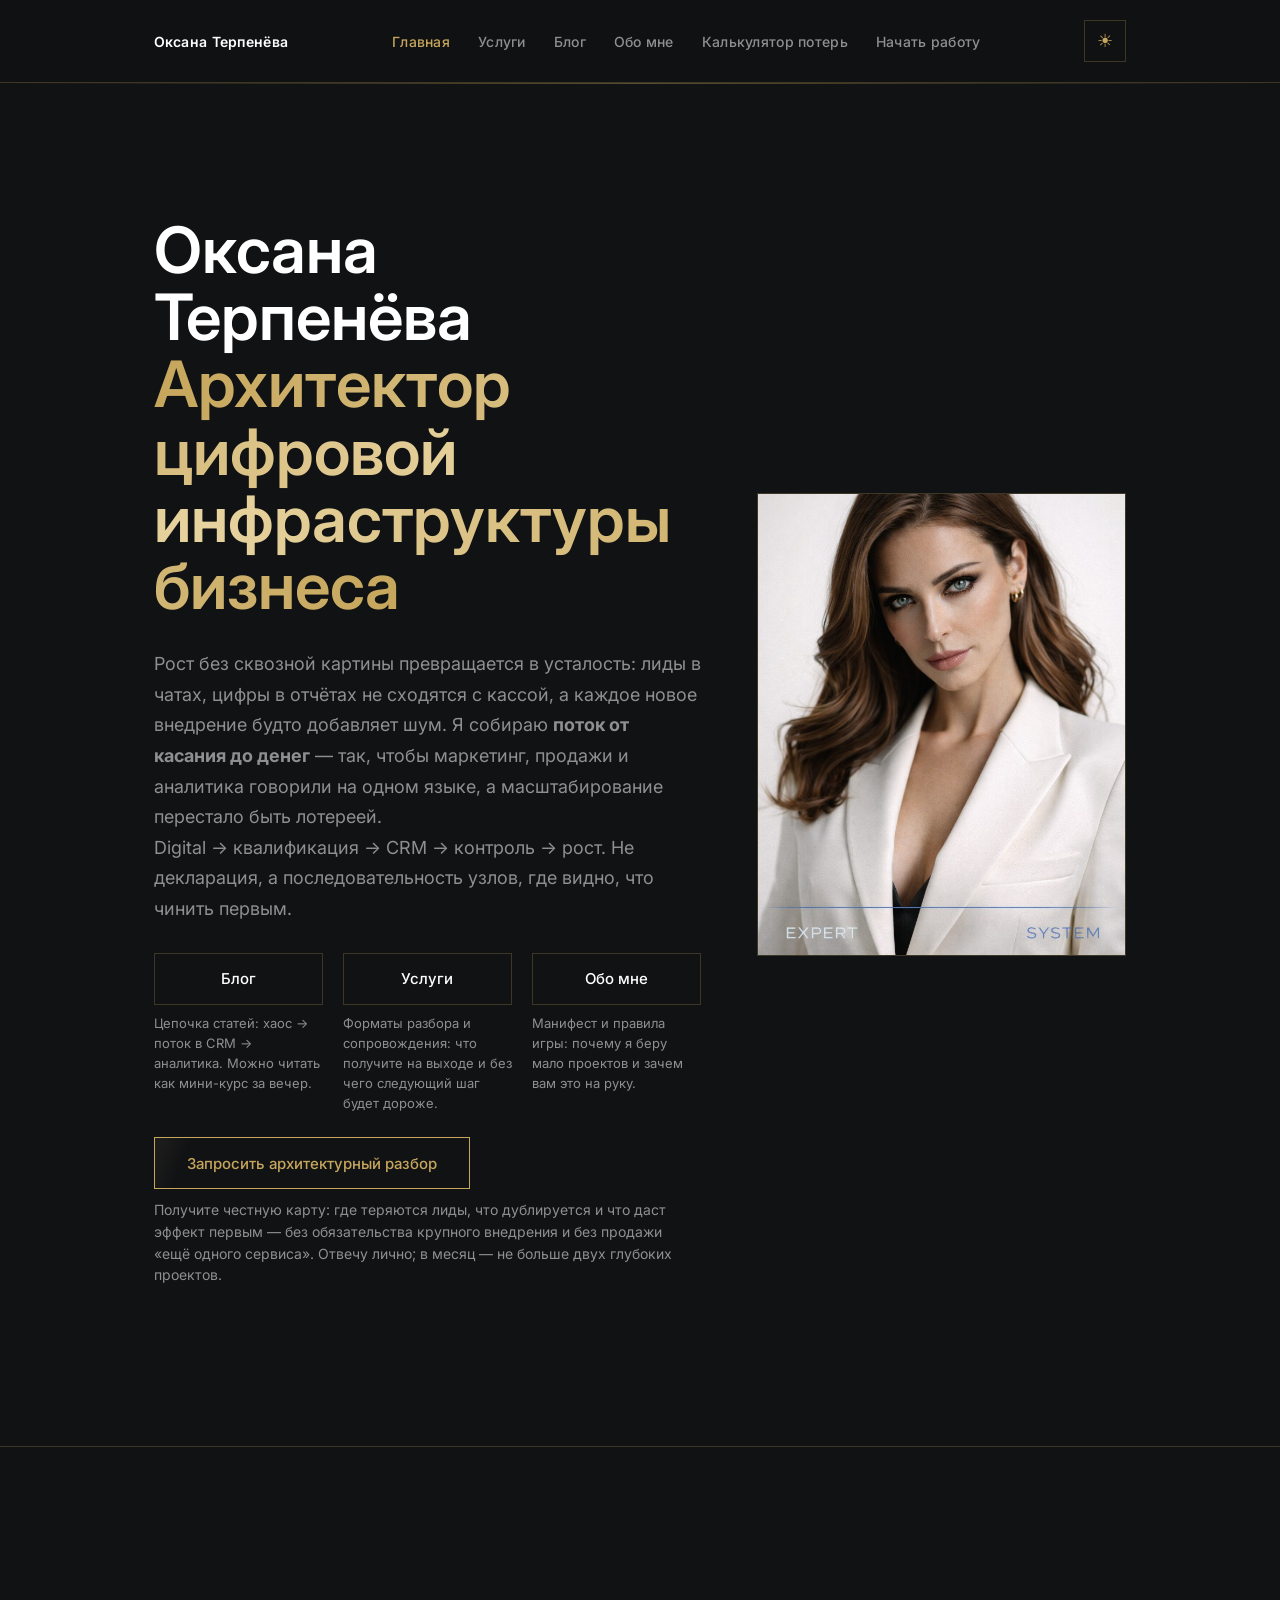
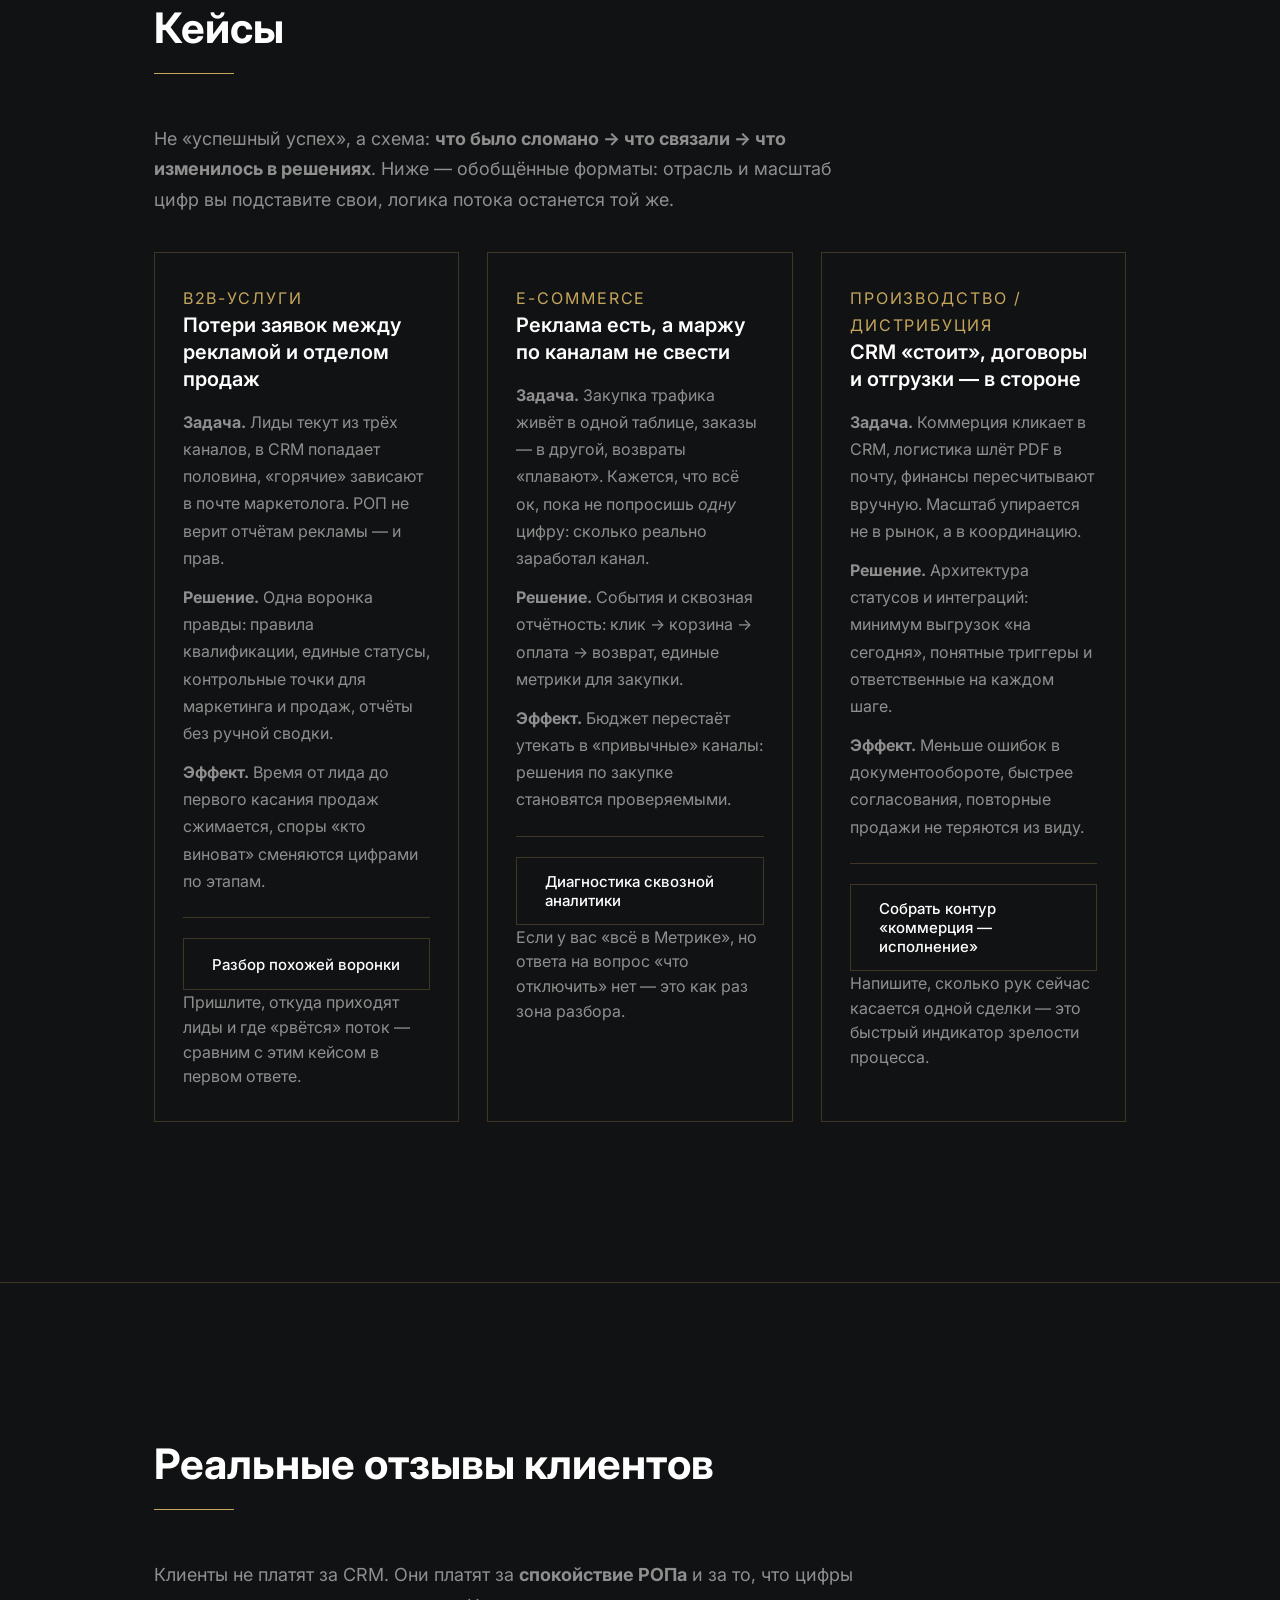
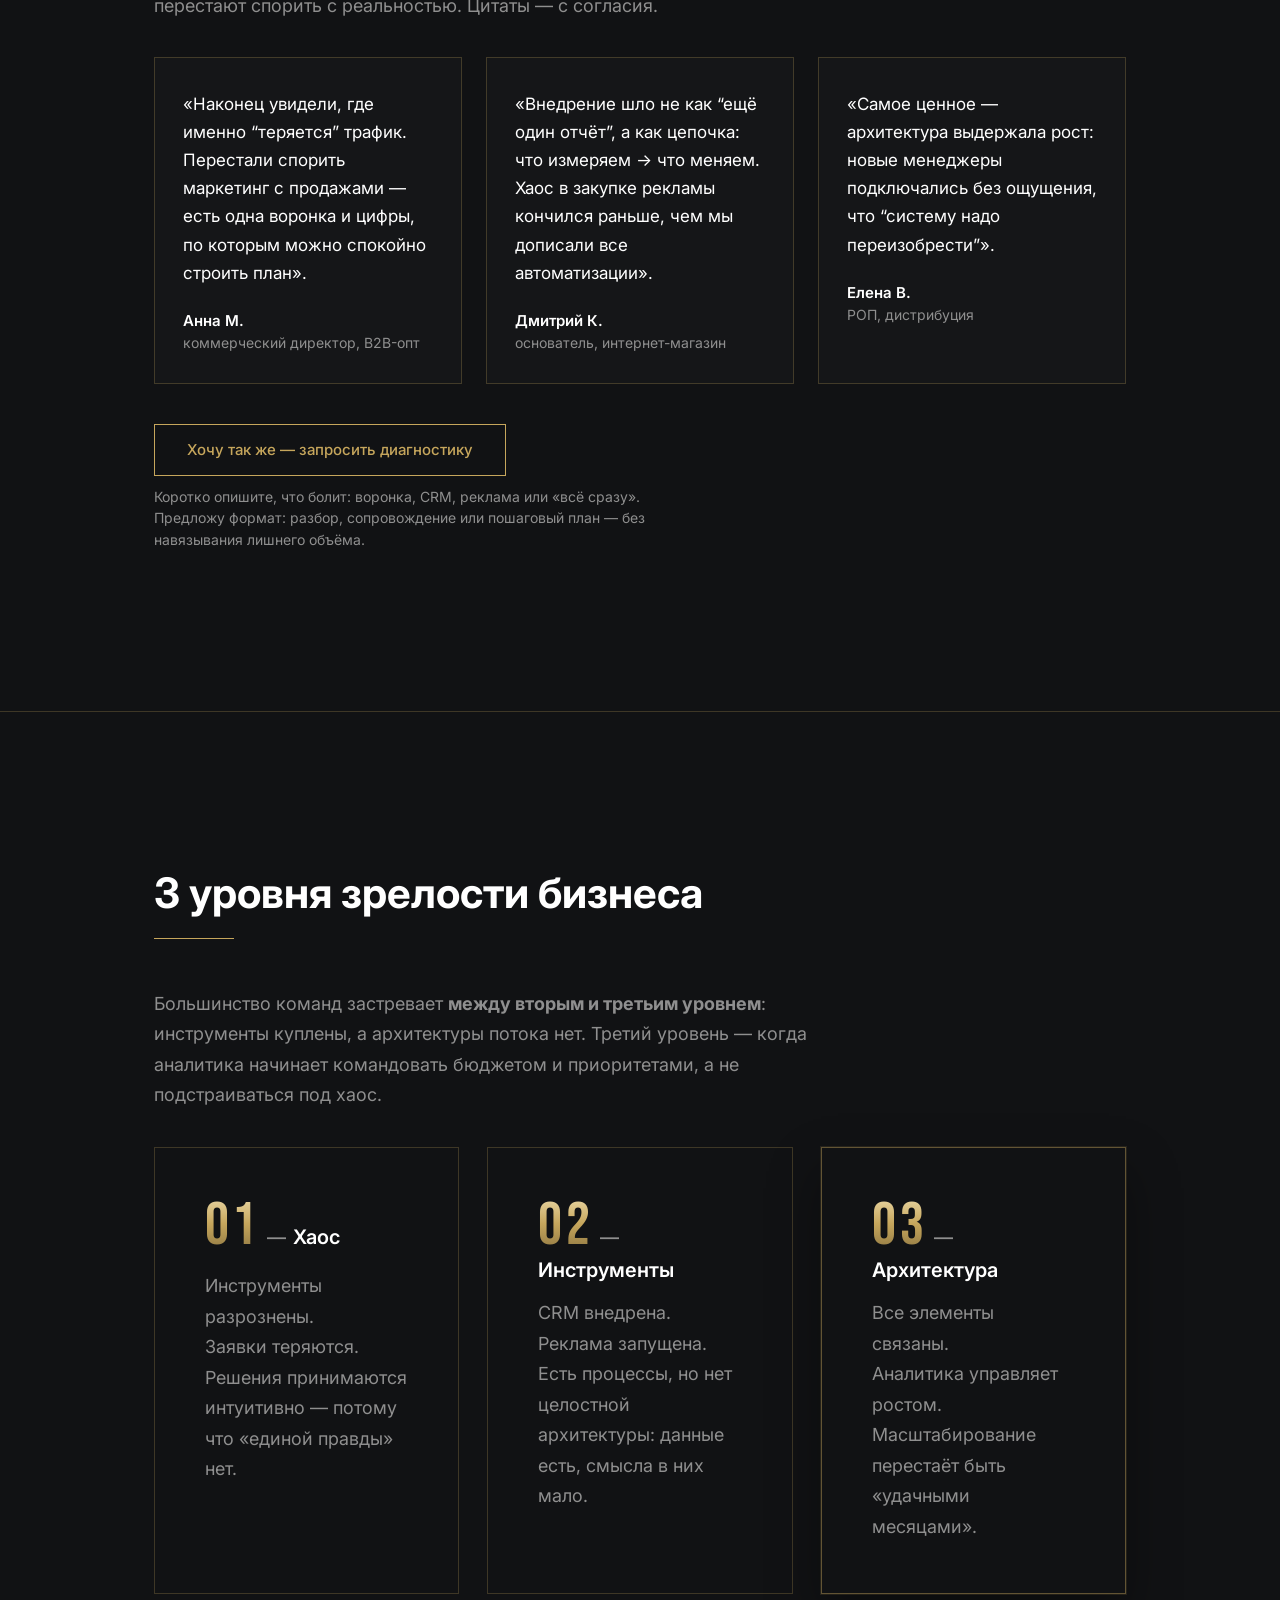
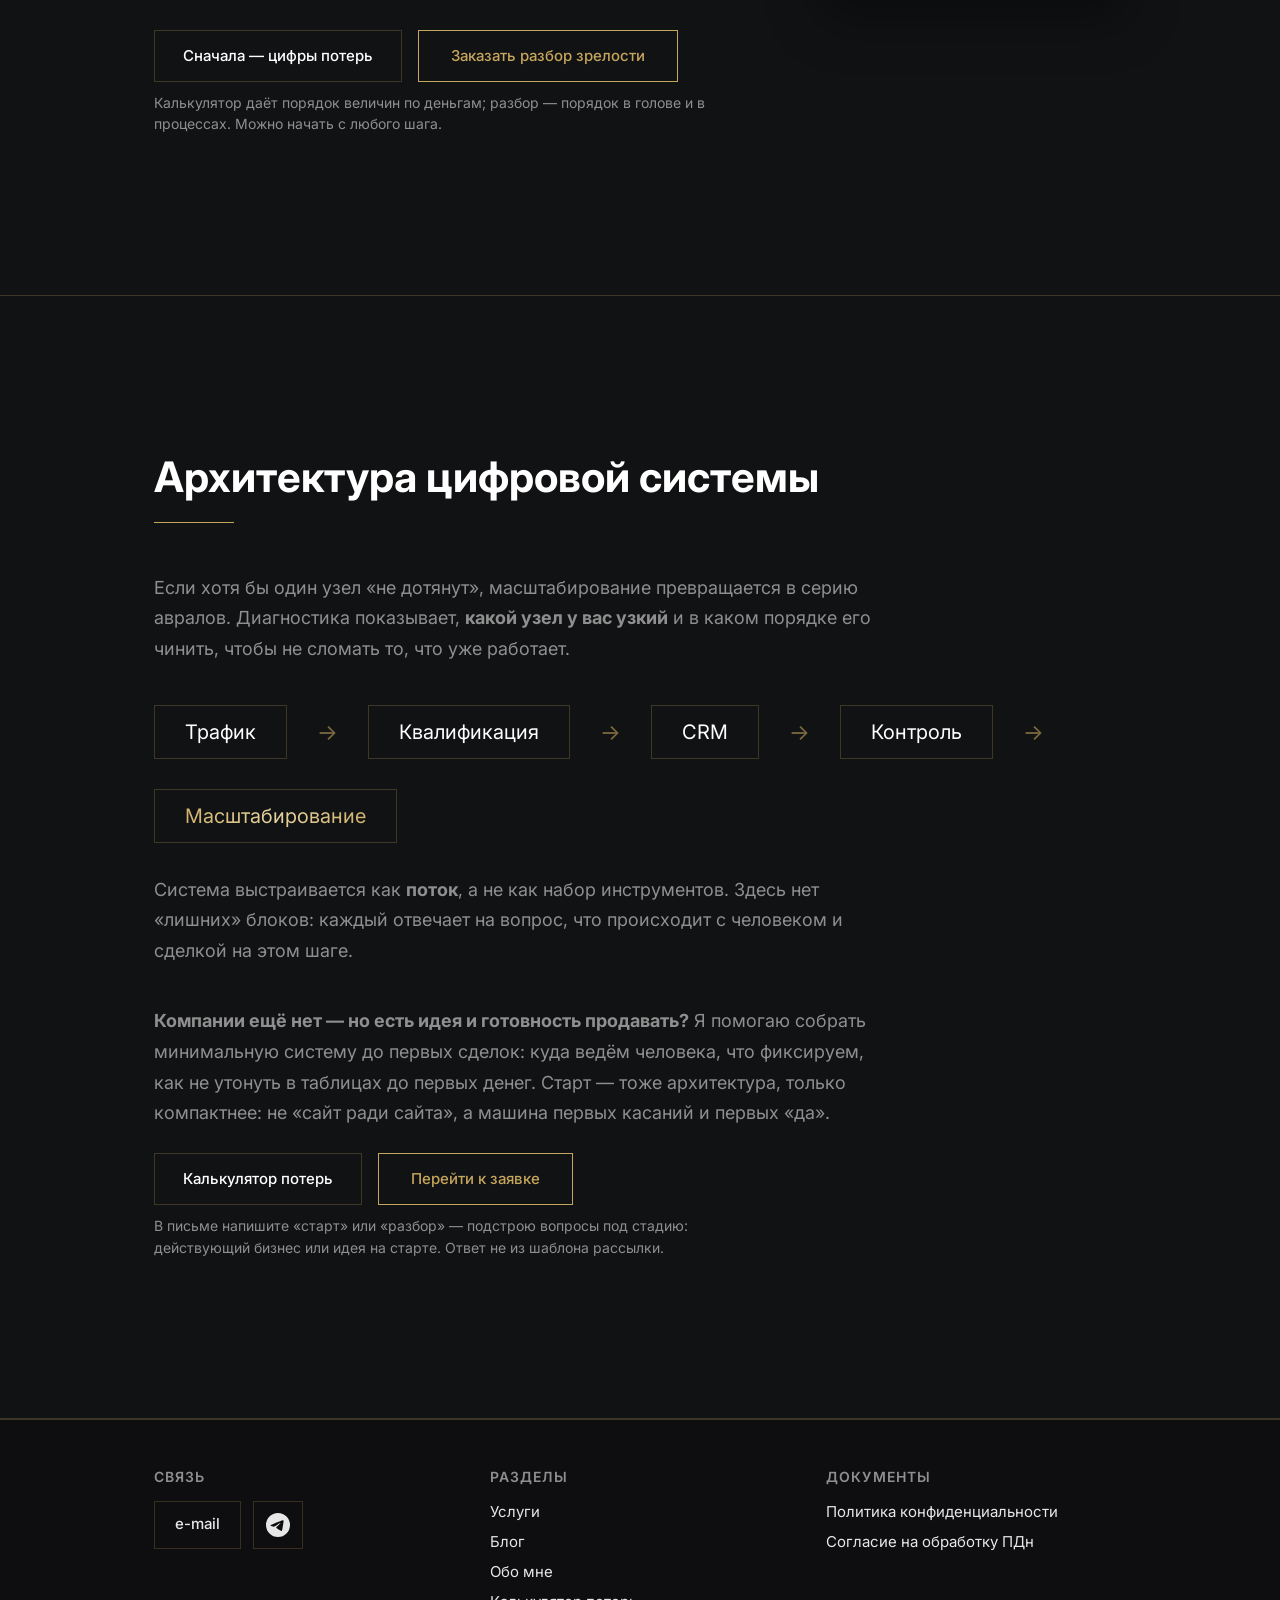
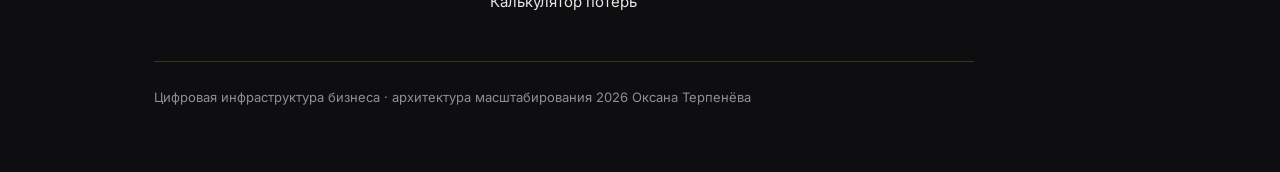
<file: index.html>
<!DOCTYPE html>
<html lang="ru">
  <head>
    <meta charset="UTF-8" />
    <meta name="viewport" content="width=device-width, initial-scale=1.0" />

    <title>Оксана Терпенёва — Архитектор цифровой инфраструктуры</title>
    <meta
      name="description"
      content="Архитектурный разбор воронки, CRM и аналитики: от хаоса заявок к предсказуемому росту. Диагностика, поток, масштабирование."
    />

    <meta property="og:type" content="website" />
    <meta
      property="og:title"
      content="Оксана Терпенёва — Архитектор цифровых систем"
    />
    <meta
      property="og:description"
      content="Когда рост есть, а управлять им нельзя — нужна архитектура потока, а не «ещё один сервис»."
    />
    <meta property="og:locale" content="ru_RU" />

    <script type="application/ld+json">
      {
        "@context": "https://schema.org",
        "@type": "ProfessionalService",
        "name": "Оксана Терпенёва",
        "jobTitle": "Архитектор цифровых систем",
        "description": "Проектирование и внедрение цифровой инфраструктуры бизнеса.",
        "areaServed": "RU",
        "priceRange": "₽₽₽"
      }
    </script>

    <link
      href="https://fonts.googleapis.com/css2?family=Inter:wght@300;400;500;600;700&display=swap"
      rel="stylesheet"
    />
    <link
      href="https://fonts.googleapis.com/css2?family=Bebas+Neue&display=swap"
      rel="stylesheet"
    />
    <link rel="stylesheet" href="css/style.css" />
  </head>

  <body data-root="" data-active="home">
    <div class="scroll-light" id="light"></div>
    <div id="chrome-header"></div>

    <main class="page-main">
      <section class="fade hero-main-section">
        <div class="parallax-line"></div>

        <div class="hero-main">
          <div class="hero-main__text">
            <h1>
              Оксана Терпенёва<br />
              <span class="gold">Архитектор цифровой инфраструктуры бизнеса</span>
            </h1>

            <p>
              Рост без сквозной картины превращается в усталость: лиды в чатах,
              цифры в отчётах не сходятся с кассой, а каждое новое внедрение
              будто добавляет шум. Я собираю
              <strong>поток от касания до денег</strong> — так, чтобы маркетинг,
              продажи и аналитика говорили на одном языке, а масштабирование
              перестало быть лотереей.
            </p>
            <p>
              Digital → квалификация → CRM → контроль → рост. Не декларация, а
              последовательность узлов, где видно, что чинить первым.
            </p>

            <div class="hero-mini-nav" aria-label="Быстрые разделы">
              <div>
                <a href="blog/index.html" class="btn-secondary">Блог</a>
                <p class="btn-hint">
                  Цепочка статей: хаос → поток в CRM → аналитика. Можно читать
                  как мини-курс за вечер.
                </p>
              </div>
              <div>
                <a href="services/index.html" class="btn-secondary">Услуги</a>
                <p class="btn-hint">
                  Форматы разбора и сопровождения: что получите на выходе и без
                  чего следующий шаг будет дороже.
                </p>
              </div>
              <div>
                <a href="about/index.html" class="btn-secondary">Обо мне</a>
                <p class="btn-hint">
                  Манифест и правила игры: почему я беру мало проектов и зачем
                  вам это на руку.
                </p>
              </div>
            </div>

            <div class="btn-block">
              <a href="contact.html" class="btn btn--hero-shimmer"
                >Запросить архитектурный разбор</a>
              <p class="btn-hint">
                Получите честную карту: где теряются лиды, что дублируется и что
                даст эффект первым — без обязательства крупного внедрения и без
                продажи «ещё одного сервиса». Отвечу лично; в месяц — не больше
                двух глубоких проектов.
              </p>
            </div>
          </div>

          <div class="hero-main__visual">
            <img
              class="hero-main__photo"
              src="assets/photo-digital.png"
              alt="Оксана Терпенёва"
              width="760"
              height="950"
              loading="eager"
              decoding="async"
            />
          </div>
        </div>
      </section>

      <section class="fade" id="cases">
        <h2>Кейсы</h2>
        <p class="section-lead">
          Не «успешный успех», а схема:
          <strong>что было сломано → что связали → что изменилось в решениях</strong>.
          Ниже — обобщённые форматы: отрасль и масштаб цифр вы подставите свои,
          логика потока останется той же.
        </p>
        <div class="cases-grid">
          <article class="case-card">
            <p class="case-card__tag">B2B-услуги</p>
            <h3>Потери заявок между рекламой и отделом продаж</h3>
            <p>
              <strong>Задача.</strong> Лиды текут из трёх каналов, в CRM попадает
              половина, «горячие» зависают в почте маркетолога. РОП не верит
              отчётам рекламы — и прав.
            </p>
            <p>
              <strong>Решение.</strong> Одна воронка правды: правила квалификации,
              единые статусы, контрольные точки для маркетинга и продаж, отчёты
              без ручной сводки.
            </p>
            <p>
              <strong>Эффект.</strong> Время от лида до первого касания продаж
              сжимается, споры «кто виноват» сменяются цифрами по этапам.
            </p>
            <div class="case-card__foot">
              <a href="contact.html" class="btn-secondary">Разбор похожей воронки</a>
              <p class="btn-hint">
                Пришлите, откуда приходят лиды и где «рвётся» поток — сравним с
                этим кейсом в первом ответе.
              </p>
            </div>
          </article>
          <article class="case-card">
            <p class="case-card__tag">E-commerce</p>
            <h3>Реклама есть, а маржу по каналам не свести</h3>
            <p>
              <strong>Задача.</strong> Закупка трафика живёт в одной таблице,
              заказы — в другой, возвраты «плавают». Кажется, что всё ок, пока не
              попросишь <em>одну</em> цифру: сколько реально заработал канал.
            </p>
            <p>
              <strong>Решение.</strong> События и сквозная отчётность: клик →
              корзина → оплата → возврат, единые метрики для закупки.
            </p>
            <p>
              <strong>Эффект.</strong> Бюджет перестаёт утекать в «привычные»
              каналы: решения по закупке становятся проверяемыми.
            </p>
            <div class="case-card__foot">
              <a href="contact.html" class="btn-secondary">Диагностика сквозной аналитики</a>
              <p class="btn-hint">
                Если у вас «всё в Метрике», но ответа на вопрос «что отключить»
                нет — это как раз зона разбора.
              </p>
            </div>
          </article>
          <article class="case-card">
            <p class="case-card__tag">Производство / дистрибуция</p>
            <h3>CRM «стоит», договоры и отгрузки — в стороне</h3>
            <p>
              <strong>Задача.</strong> Коммерция кликает в CRM, логистика шлёт
              PDF в почту, финансы пересчитывают вручную. Масштаб упирается не в
              рынок, а в координацию.
            </p>
            <p>
              <strong>Решение.</strong> Архитектура статусов и интеграций:
              минимум выгрузок «на сегодня», понятные триггеры и ответственные на
              каждом шаге.
            </p>
            <p>
              <strong>Эффект.</strong> Меньше ошибок в документообороте, быстрее
              согласования, повторные продажи не теряются из виду.
            </p>
            <div class="case-card__foot">
              <a href="contact.html" class="btn-secondary">Собрать контур «коммерция — исполнение»</a>
              <p class="btn-hint">
                Напишите, сколько рук сейчас касается одной сделки — это быстрый
                индикатор зрелости процесса.
              </p>
            </div>
          </article>
        </div>
      </section>

      <section class="fade" id="reviews" aria-labelledby="reviews-title">
        <h2 id="reviews-title">Реальные отзывы клиентов</h2>
        <p class="section-lead">
          Клиенты не платят за CRM. Они платят за
          <strong>спокойствие РОПа</strong> и за то, что цифры перестают спорить с
          реальностью. Цитаты — с согласия.
        </p>
        <div class="testimonials-grid">
          <blockquote class="testimonial-card">
            <p class="testimonial-card__text">
              «Наконец увидели, где именно “теряется” трафик. Перестали спорить
              маркетинг с продажами — есть одна воронка и цифры, по которым можно
              спокойно строить план».
            </p>
            <footer class="testimonial-card__author">
              <span class="testimonial-card__name">Анна М.</span>
              <span class="testimonial-card__role">коммерческий директор, B2B-опт</span>
            </footer>
          </blockquote>
          <blockquote class="testimonial-card">
            <p class="testimonial-card__text">
              «Внедрение шло не как “ещё один отчёт”, а как цепочка: что
              измеряем → что меняем. Хаос в закупке рекламы кончился раньше, чем
              мы дописали все автоматизации».
            </p>
            <footer class="testimonial-card__author">
              <span class="testimonial-card__name">Дмитрий К.</span>
              <span class="testimonial-card__role">основатель, интернет-магазин</span>
            </footer>
          </blockquote>
          <blockquote class="testimonial-card">
            <p class="testimonial-card__text">
              «Самое ценное — архитектура выдержала рост: новые менеджеры
              подключались без ощущения, что “систему надо переизобрести”».
            </p>
            <footer class="testimonial-card__author">
              <span class="testimonial-card__name">Елена В.</span>
              <span class="testimonial-card__role">РОП, дистрибуция</span>
            </footer>
          </blockquote>
        </div>
        <div class="section-cta">
          <div class="btn-row btn-row--fit">
            <a href="contact.html" class="btn">Хочу так же — запросить диагностику</a>
          </div>
          <p class="btn-hint">
            Коротко опишите, что болит: воронка, CRM, реклама или «всё сразу».
            Предложу формат: разбор, сопровождение или пошаговый план — без
            навязывания лишнего объёма.
          </p>
        </div>
      </section>

      <section class="fade">
        <h2>3 уровня зрелости бизнеса</h2>
        <p class="section-lead">
          Большинство команд застревает <strong>между вторым и третьим уровнем</strong>:
          инструменты куплены, а архитектуры потока нет. Третий уровень — когда
          аналитика начинает командовать бюджетом и приоритетами, а не
          подстраиваться под хаос.
        </p>

        <p class="levels-hint" aria-hidden="true">Листайте карточки в сторону →</p>
        <div class="levels-scroller">
          <div class="levels levels--maturity">
            <div class="level-card">
              <h3 class="level-card__title">
                <span class="level-num">01</span><span class="level-dash"> —</span>
                Хаос
              </h3>
              <p>
                Инструменты разрознены.<br />
                Заявки теряются.<br />
                Решения принимаются интуитивно — потому что «единой правды» нет.
              </p>
            </div>

            <div class="level-card">
              <h3 class="level-card__title">
                <span class="level-num">02</span><span class="level-dash"> —</span>
                Инструменты
              </h3>
              <p>
                CRM внедрена.<br />
                Реклама запущена.<br />
                Есть процессы, но нет целостной архитектуры: данные есть, смысла в
                них мало.
              </p>
            </div>

            <div class="level-card premium">
              <h3 class="level-card__title">
                <span class="level-num">03</span><span class="level-dash"> —</span>
                Архитектура
              </h3>
              <p>
                Все элементы связаны.<br />
                Аналитика управляет ростом.<br />
                Масштабирование перестаёт быть «удачными месяцами».
              </p>
            </div>
          </div>
        </div>
        <div class="btn-row btn-row--fit" style="margin-top: 36px">
          <a href="calculator/index.html" class="btn-secondary">Сначала — цифры потерь</a>
          <a href="contact.html" class="btn">Заказать разбор зрелости</a>
        </div>
        <p class="btn-hint">
          Калькулятор даёт порядок величин по деньгам; разбор — порядок в голове
          и в процессах. Можно начать с любого шага.
        </p>
      </section>

      <section class="fade">
        <h2>Архитектура цифровой системы</h2>
        <p class="section-lead">
          Если хотя бы один узел «не дотянут», масштабирование превращается в
          серию авралов. Диагностика показывает,
          <strong>какой узел у вас узкий</strong> и в каком порядке его чинить,
          чтобы не сломать то, что уже работает.
        </p>

        <div class="architecture">
          <div class="node">Трафик</div>
          <div class="arrow">→</div>
          <div class="node">Квалификация</div>
          <div class="arrow">→</div>
          <div class="node">CRM</div>
          <div class="arrow">→</div>
          <div class="node">Контроль</div>
          <div class="arrow">→</div>
          <div class="node gold">Масштабирование</div>
        </div>

        <p style="margin-top: 32px; max-width: 720px">
          Система выстраивается как <strong>поток</strong>, а не как набор
          инструментов. Здесь нет «лишних» блоков: каждый отвечает на вопрос,
          что происходит с человеком и сделкой на этом шаге.
        </p>

        <p class="section-lead" style="margin-top: 40px; margin-bottom: 20px">
          <strong>Компании ещё нет — но есть идея и готовность продавать?</strong>
          Я помогаю собрать минимальную систему до первых сделок: куда ведём
          человека, что фиксируем, как не утонуть в таблицах до первых денег.
          Старт — тоже архитектура, только компактнее: не «сайт ради сайта», а
          машина первых касаний и первых «да».
        </p>

        <div class="btn-row btn-row--fit">
          <a href="calculator/index.html" class="btn-secondary">Калькулятор потерь</a>
          <a href="contact.html" class="btn">Перейти к заявке</a>
        </div>
        <p class="btn-hint">
          В письме напишите «старт» или «разбор» — подстрою вопросы под стадию:
          действующий бизнес или идея на старте. Ответ не из шаблона рассылки.
        </p>
      </section>
    </main>

    <div id="chrome-footer"></div>
    <script src="js/config.js"></script>
    <script src="js/chrome.js"></script>
    <script src="js/theme.js"></script>
    <script src="js/main.js"></script>
  </body>
</html>
</file>
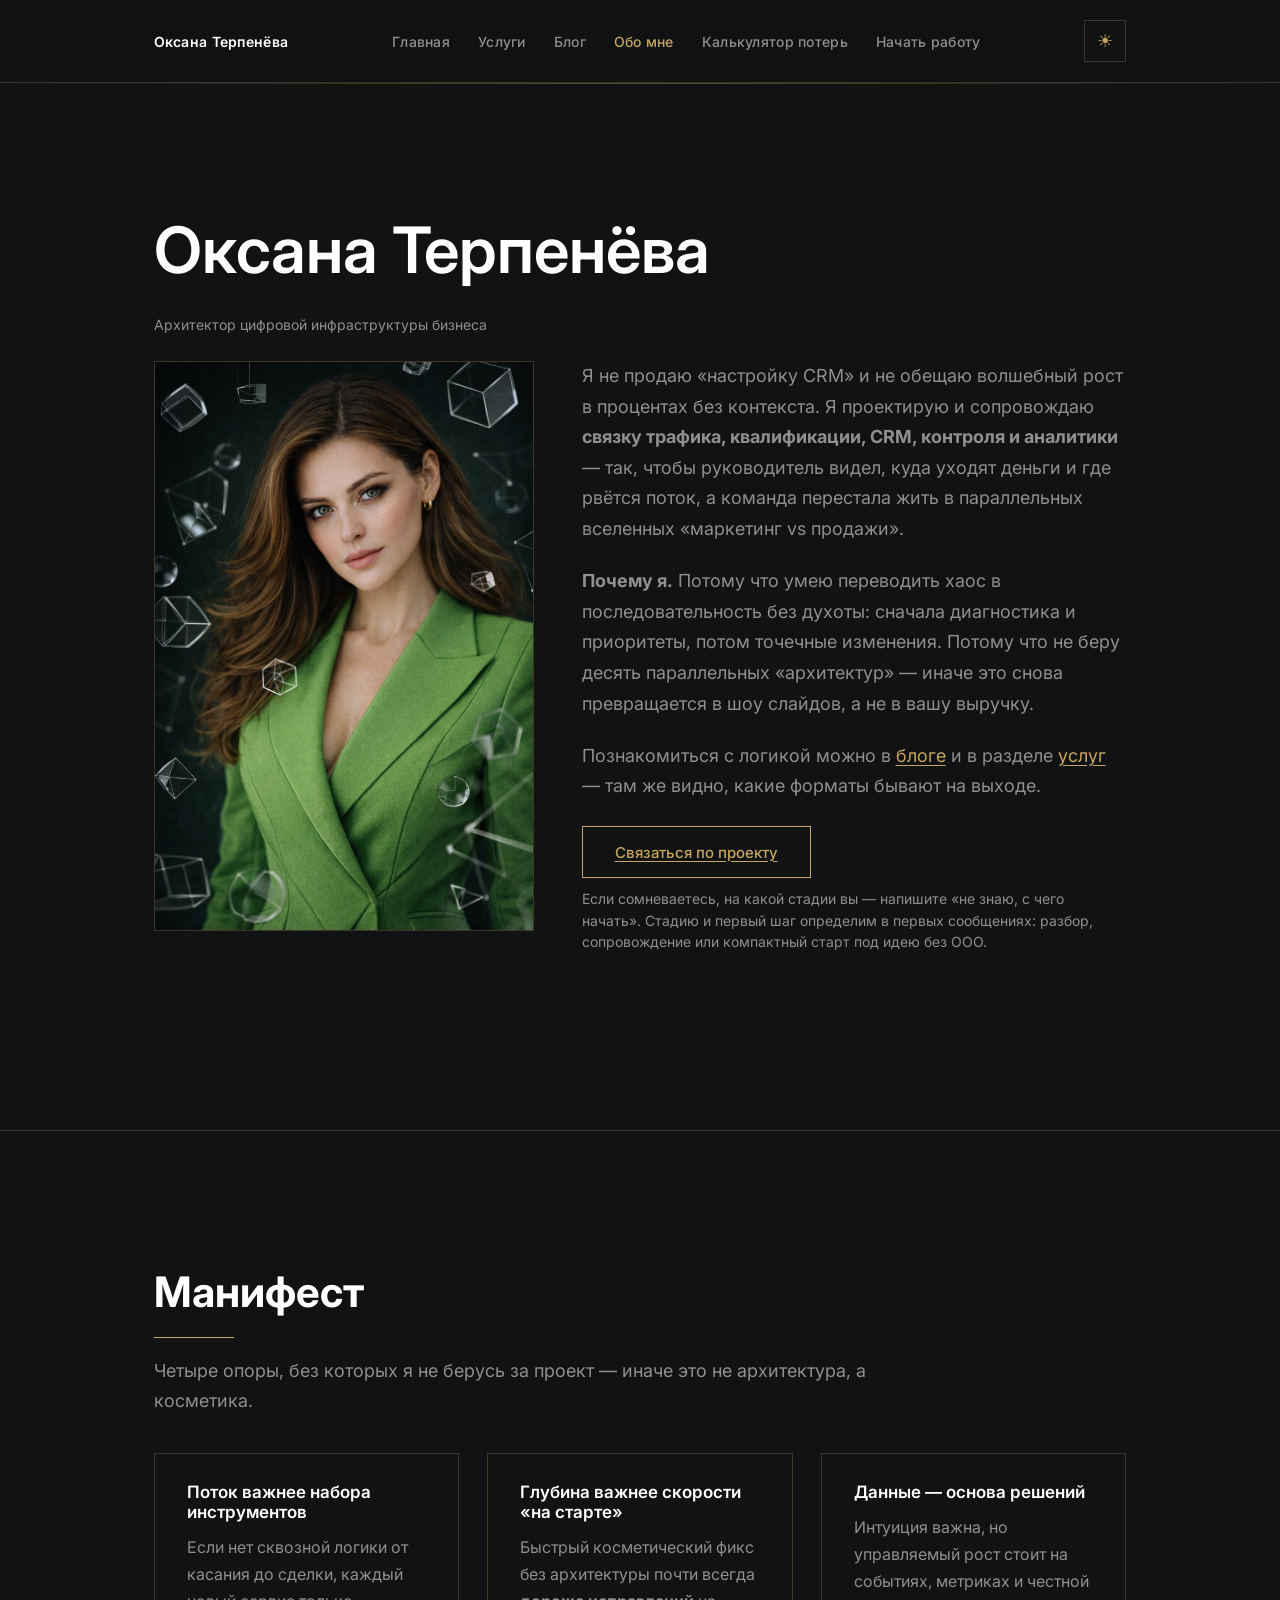
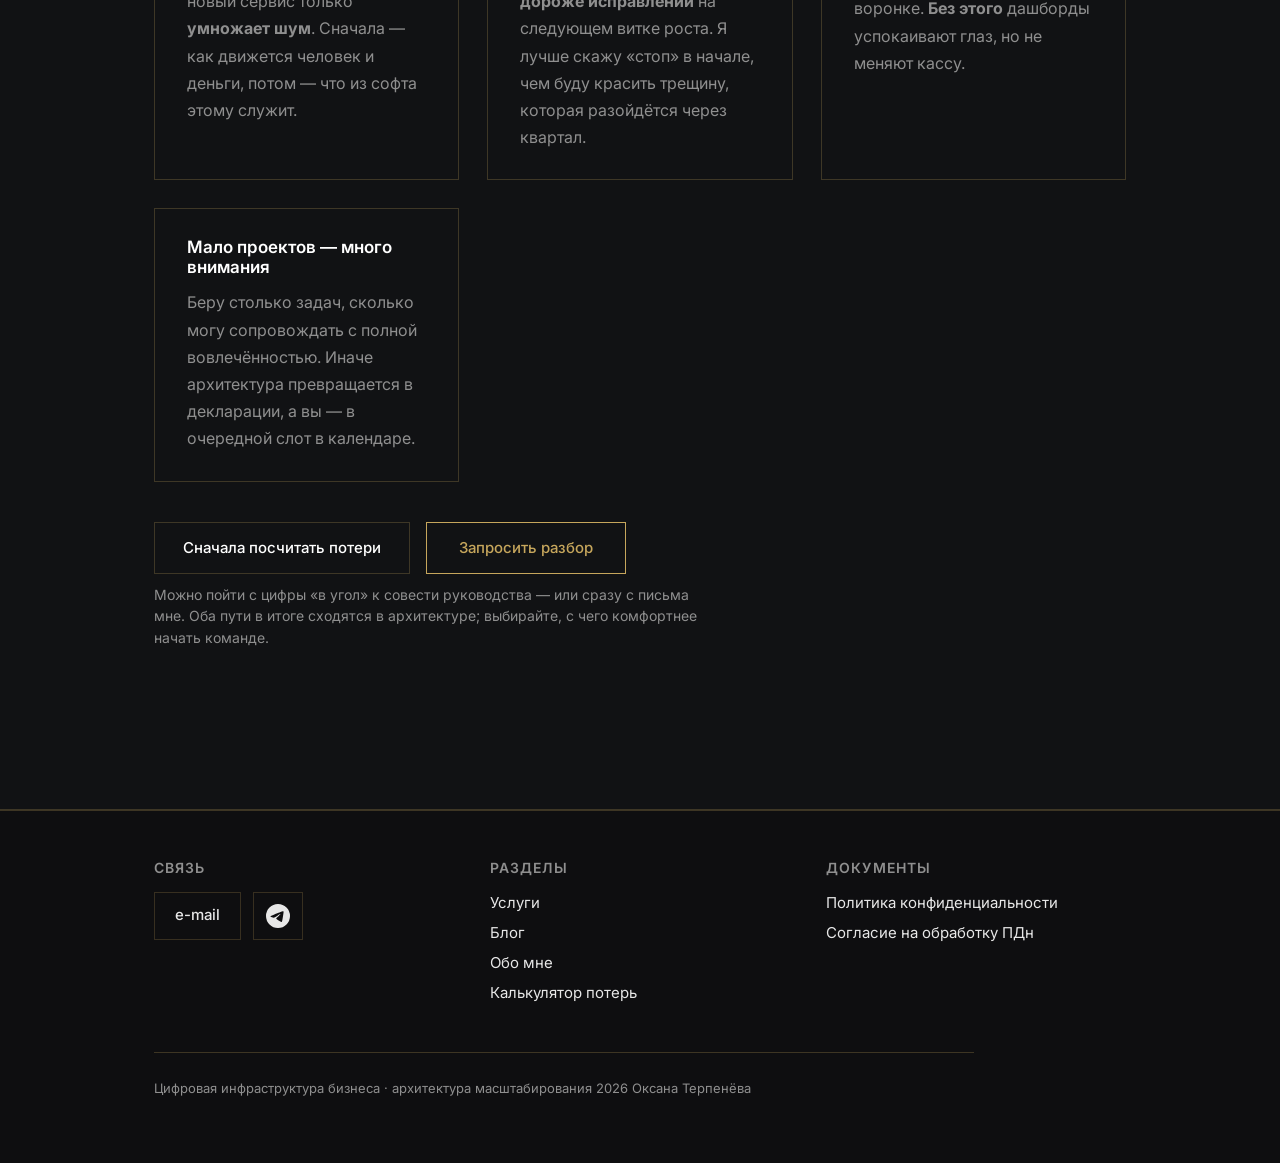
<file: about/index.html>
<!DOCTYPE html>
<html lang="ru">
  <head>
    <meta charset="UTF-8" />
    <meta name="viewport" content="width=device-width, initial-scale=1.0" />
    <title>Обо мне — Оксана Терпенёва</title>
    <meta
      name="description"
      content="Архитектор цифровой инфраструктуры: подход, манифест, почему мало проектов — и как это ускоряет ваш результат."
    />
    <link
      href="https://fonts.googleapis.com/css2?family=Inter:wght@300;400;500;600;700&display=swap"
      rel="stylesheet"
    />
    <link rel="stylesheet" href="../css/style.css" />
  </head>
  <body data-root="../" data-active="about">
    <div class="scroll-light" id="light"></div>
    <div id="chrome-header"></div>

    <main class="page-main">
      <section class="fade">
        <div class="parallax-line"></div>
        <h1>Оксана Терпенёва</h1>
        <p class="article-meta">Архитектор цифровой инфраструктуры бизнеса</p>

        <div class="about-hero">
          <div class="about-hero__photo-wrap">
            <img
              src="../assets/photo-expert.png"
              alt="Оксана Терпенёва"
              width="760"
              height="950"
              loading="lazy"
              decoding="async"
            />
          </div>
          <div class="article-body">
            <p>
              Я не продаю «настройку CRM» и не обещаю волшебный рост в процентах
              без контекста. Я проектирую и сопровождаю
              <strong>связку трафика, квалификации, CRM, контроля и аналитики</strong>
              — так, чтобы руководитель видел, куда уходят деньги и где рвётся
              поток, а команда перестала жить в параллельных вселенных «маркетинг
              vs продажи».
            </p>
            <p>
              <strong>Почему я.</strong> Потому что умею переводить хаос в
              последовательность без духоты: сначала диагностика и приоритеты,
              потом точечные изменения. Потому что не беру десять параллельных
              «архитектур» — иначе это снова превращается в шоу слайдов, а не в
              вашу выручку.
            </p>
            <p>
              Познакомиться с логикой можно в
              <a href="../blog/index.html">блоге</a> и в разделе
              <a href="../services/index.html">услуг</a> — там же видно, какие
              форматы бывают на выходе.
            </p>
            <div class="btn-block">
              <a class="btn" href="../contact.html">Связаться по проекту</a>
              <p class="btn-hint">
                Если сомневаетесь, на какой стадии вы — напишите «не знаю, с
                чего начать». Стадию и первый шаг определим в первых сообщениях:
                разбор, сопровождение или компактный старт под идею без ООО.
              </p>
            </div>
          </div>
        </div>
      </section>

      <section class="fade about-manifest" aria-labelledby="manifest-title">
        <h2 id="manifest-title">Манифест</h2>
        <p class="section-lead" style="margin-top: -32px">
          Четыре опоры, без которых я не берусь за проект — иначе это не
          архитектура, а косметика.
        </p>
        <div class="manifest-grid">
          <div class="manifest-item">
            <h3>Поток важнее набора инструментов</h3>
            <p>
              Если нет сквозной логики от касания до сделки, каждый новый сервис
              только <strong>умножает шум</strong>. Сначала — как движется
              человек и деньги, потом — что из софта этому служит.
            </p>
          </div>
          <div class="manifest-item">
            <h3>Глубина важнее скорости «на старте»</h3>
            <p>
              Быстрый косметический фикс без архитектуры почти всегда
              <strong>дороже исправлений</strong> на следующем витке роста. Я
              лучше скажу «стоп» в начале, чем буду красить трещину, которая
              разойдётся через квартал.
            </p>
          </div>
          <div class="manifest-item">
            <h3>Данные — основа решений</h3>
            <p>
              Интуиция важна, но управляемый рост стоит на событиях, метриках и
              честной воронке. <strong>Без этого</strong> дашборды успокаивают
              глаз, но не меняют кассу.
            </p>
          </div>
          <div class="manifest-item">
            <h3>Мало проектов — много внимания</h3>
            <p>
              Беру столько задач, сколько могу сопровождать с полной
              вовлечённостью. Иначе архитектура превращается в декларации, а вы —
              в очередной слот в календаре.
            </p>
          </div>
        </div>
        <div class="section-cta">
          <div class="btn-row btn-row--fit">
            <a class="btn-secondary" href="../calculator/index.html"
              >Сначала посчитать потери</a>
            <a class="btn" href="../contact.html">Запросить разбор</a>
          </div>
          <p class="btn-hint">
            Можно пойти с цифры «в угол» к совести руководства — или сразу с
            письма мне. Оба пути в итоге сходятся в архитектуре; выбирайте, с
            чего комфортнее начать команде.
          </p>
        </div>
      </section>
    </main>

    <div id="chrome-footer"></div>
    <script src="../js/config.js"></script>
    <script src="../js/chrome.js"></script>
    <script src="../js/theme.js"></script>
    <script src="../js/main.js"></script>
  </body>
</html>
</file>
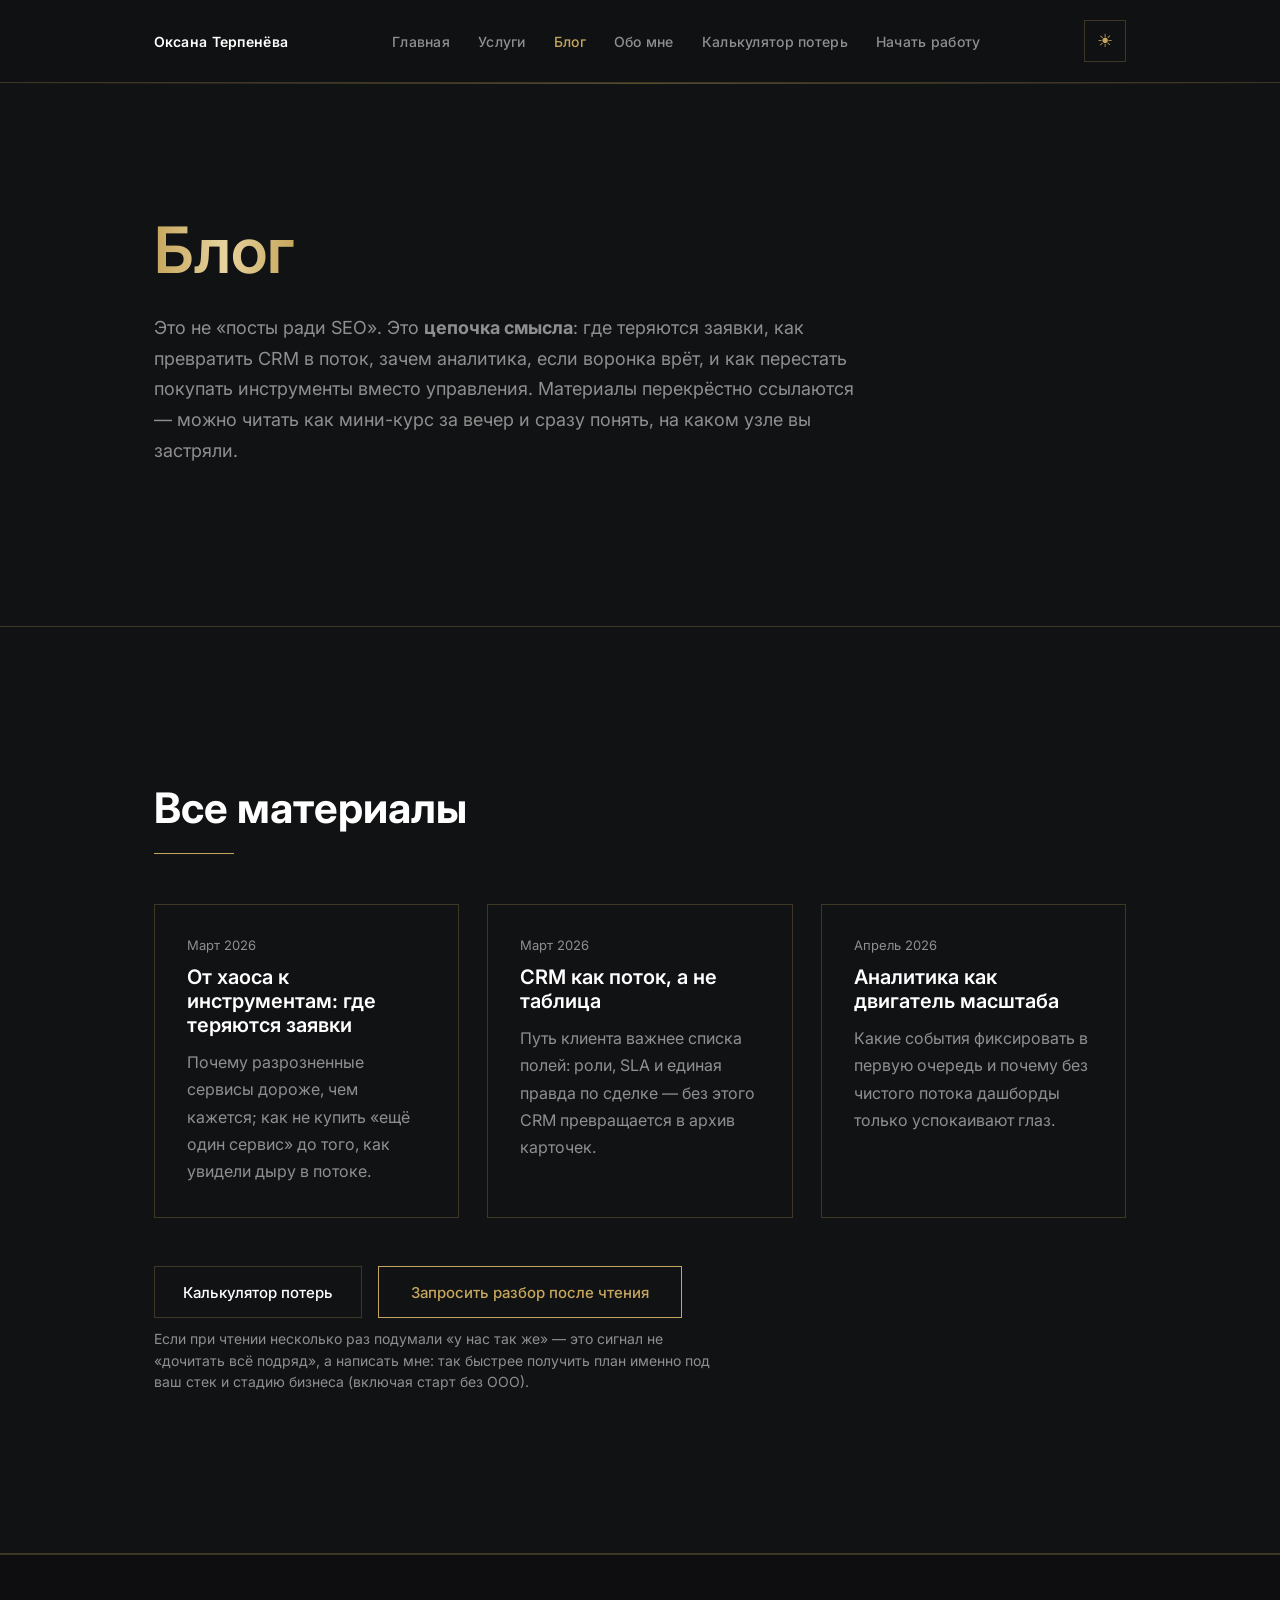
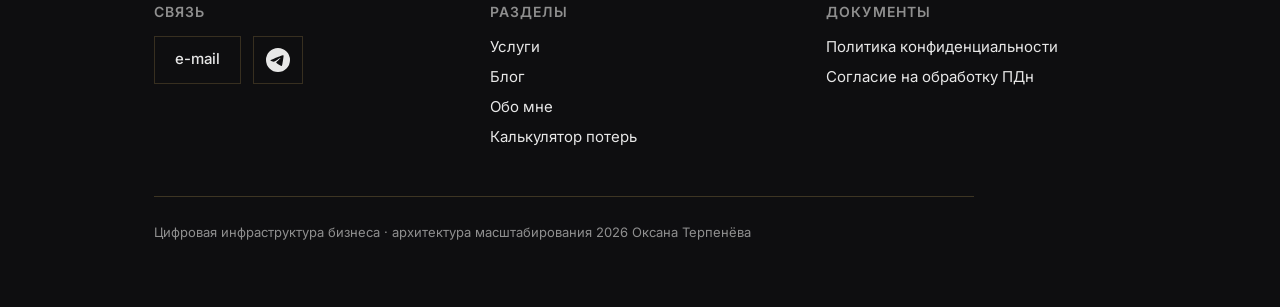
<file: blog/index.html>
<!DOCTYPE html>
<html lang="ru">
  <head>
    <meta charset="UTF-8" />
    <meta name="viewport" content="width=device-width, initial-scale=1.0" />
    <title>Блог — Оксана Терпенёва</title>
    <meta
      name="description"
      content="Хаос, CRM-поток, аналитика и масштаб: связанные статьи как мини-курс по архитектуре цифровой системы."
    />
    <link
      href="https://fonts.googleapis.com/css2?family=Inter:wght@300;400;500;600;700&display=swap"
      rel="stylesheet"
    />
    <link rel="stylesheet" href="../css/style.css" />
  </head>
  <body data-root="../" data-active="blog">
    <div class="scroll-light" id="light"></div>
    <div id="chrome-header"></div>

    <main class="page-main">
      <section class="fade">
        <div class="parallax-line"></div>
        <h1><span class="gold">Блог</span></h1>
        <p class="section-lead" style="margin-bottom: 0">
          Это не «посты ради SEO». Это <strong>цепочка смысла</strong>: где
          теряются заявки, как превратить CRM в поток, зачем аналитика, если
          воронка врёт, и как перестать покупать инструменты вместо управления.
          Материалы перекрёстно ссылаются — можно читать как мини-курс за вечер и
          сразу понять, на каком узле вы застряли.
        </p>
      </section>

      <section class="fade">
        <h2>Все материалы</h2>
        <div class="blog-grid">
          <a class="post-card" href="khaos-instrumenty.html">
            <div class="post-date">Март 2026</div>
            <h3>От хаоса к инструментам: где теряются заявки</h3>
            <p>
              Почему разрозненные сервисы дороже, чем кажется; как не купить
              «ещё один сервис» до того, как увидели дыру в потоке.
            </p>
          </a>

          <a class="post-card" href="crm-potok-arhitektura.html">
            <div class="post-date">Март 2026</div>
            <h3>CRM как поток, а не таблица</h3>
            <p>
              Путь клиента важнее списка полей: роли, SLA и единая правда по
              сделке — без этого CRM превращается в архив карточек.
            </p>
          </a>

          <a class="post-card" href="analitika-masshtab.html">
            <div class="post-date">Апрель 2026</div>
            <h3>Аналитика как двигатель масштаба</h3>
            <p>
              Какие события фиксировать в первую очередь и почему без чистого
              потока дашборды только успокаивают глаз.
            </p>
          </a>
        </div>

        <div class="section-cta" style="margin-top: 48px">
          <div class="btn-row btn-row--fit">
            <a class="btn-secondary" href="../calculator/index.html"
              >Калькулятор потерь</a>
            <a class="btn" href="../contact.html">Запросить разбор после чтения</a>
          </div>
          <p class="btn-hint">
            Если при чтении несколько раз подумали «у нас так же» — это сигнал
            не «дочитать всё подряд», а написать мне: так быстрее получить план
            именно под ваш стек и стадию бизнеса (включая старт без ООО).
          </p>
        </div>
      </section>
    </main>

    <div id="chrome-footer"></div>
    <script src="../js/config.js"></script>
    <script src="../js/chrome.js"></script>
    <script src="../js/theme.js"></script>
    <script src="../js/main.js"></script>
  </body>
</html>
</file>
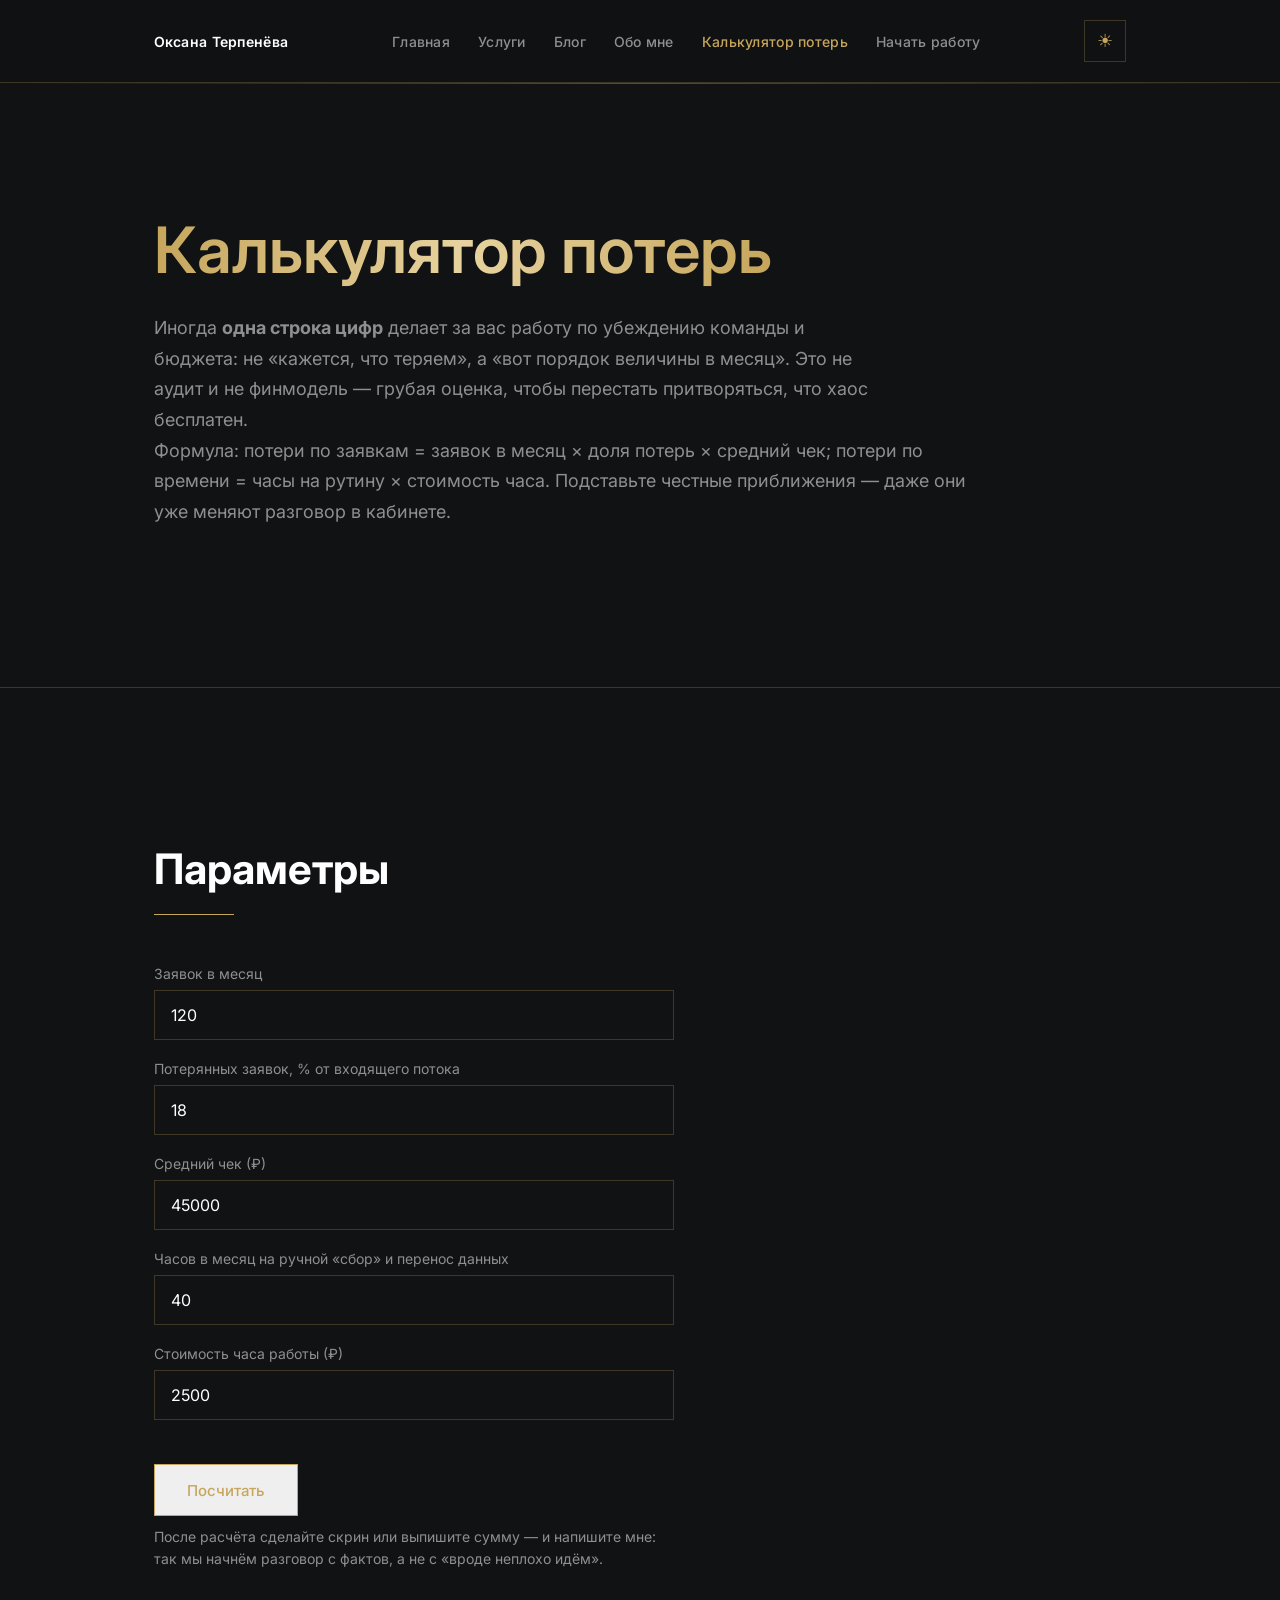
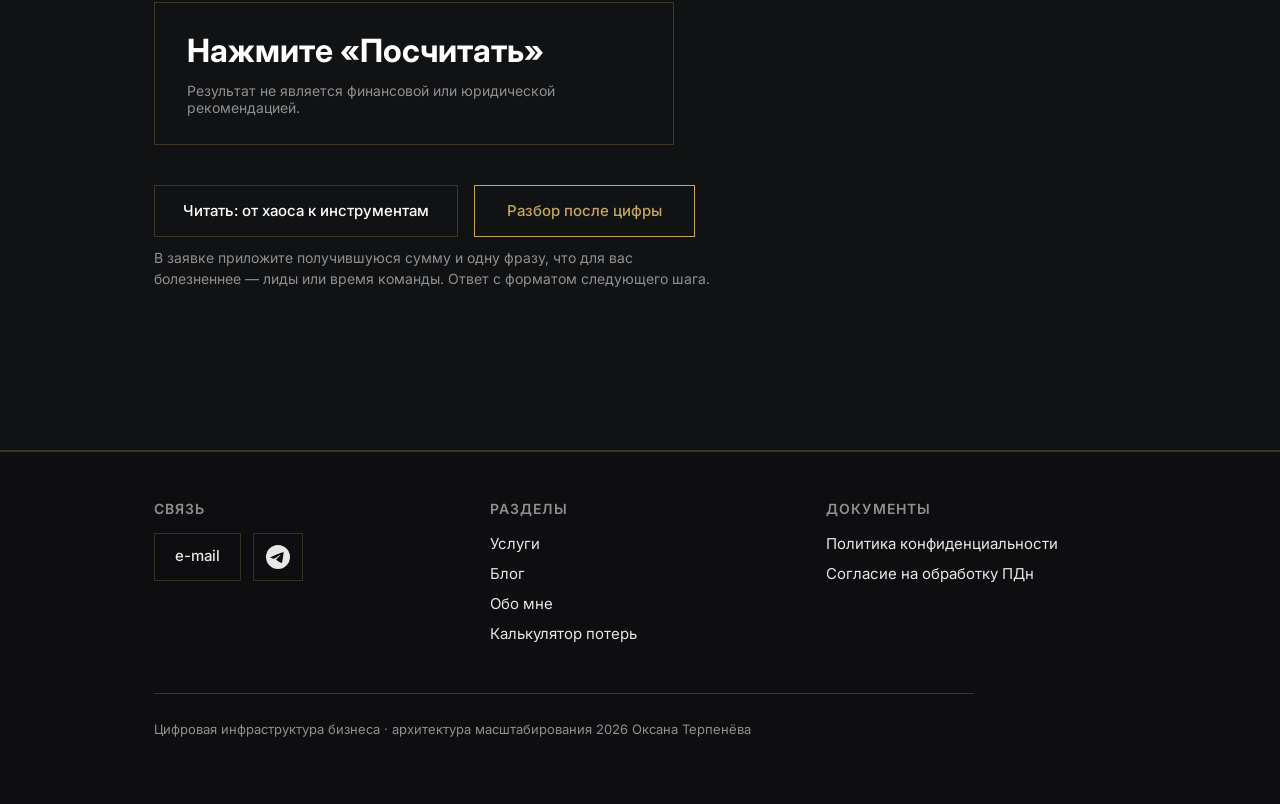
<file: calculator/index.html>
<!DOCTYPE html>
<html lang="ru">
  <head>
    <meta charset="UTF-8" />
    <meta name="viewport" content="width=device-width, initial-scale=1.0" />
    <title>Калькулятор потерь — Оксана Терпенёва</title>
    <meta
      name="description"
      content="Оценка порядка потерь по заявкам и времени: зачем цифра до разбора и как не обещать волшебство."
    />
    <link
      href="https://fonts.googleapis.com/css2?family=Inter:wght@300;400;500;600;700&display=swap"
      rel="stylesheet"
    />
    <link rel="stylesheet" href="../css/style.css" />
  </head>
  <body data-root="../" data-active="calculator">
    <div class="scroll-light" id="light"></div>
    <div id="chrome-header"></div>

    <main class="page-main">
      <section class="fade">
        <div class="parallax-line"></div>
        <h1><span class="gold">Калькулятор потерь</span></h1>
        <p class="section-lead" style="margin-bottom: 0">
          Иногда <strong>одна строка цифр</strong> делает за вас работу по
          убеждению команды и бюджета: не «кажется, что теряем», а «вот порядок
          величины в месяц». Это не аудит и не финмодель — грубая оценка, чтобы
          перестать притворяться, что хаос бесплатен.
        </p>
        <p>
          Формула: потери по заявкам = заявок в месяц × доля потерь × средний чек;
          потери по времени = часы на рутину × стоимость часа. Подставьте честные
          приближения — даже они уже меняют разговор в кабинете.
        </p>
      </section>

      <section class="fade">
        <h2>Параметры</h2>
        <div class="calc-form" id="loss-calculator">
          <div class="calc-field">
            <label for="calc-leads">Заявок в месяц</label>
            <input type="number" id="calc-leads" min="0" value="120" />
          </div>
          <div class="calc-field">
            <label for="calc-conv-loss"
              >Потерянных заявок, % от входящего потока</label
            >
            <input type="number" id="calc-conv-loss" min="0" max="100" value="18" />
          </div>
          <div class="calc-field">
            <label for="calc-deal">Средний чек (₽)</label>
            <input type="number" id="calc-deal" min="0" value="45000" />
          </div>
          <div class="calc-field">
            <label for="calc-hours"
              >Часов в месяц на ручной «сбор» и перенос данных</label
            >
            <input type="number" id="calc-hours" min="0" value="40" />
          </div>
          <div class="calc-field">
            <label for="calc-rate">Стоимость часа работы (₽)</label>
            <input type="number" id="calc-rate" min="0" value="2500" />
          </div>
          <div class="btn-block">
            <button type="button" class="btn" id="calc-run">Посчитать</button>
            <p class="btn-hint">
              После расчёта сделайте скрин или выпишите сумму — и напишите мне:
              так мы начнём разговор с фактов, а не с «вроде неплохо идём».
            </p>
          </div>
        </div>

        <div class="calc-result" id="calc-output" aria-live="polite">
          <strong>Нажмите «Посчитать»</strong>
          <span class="hint"
            >Результат не является финансовой или юридической рекомендацией.</span>
        </div>

        <div class="btn-row btn-row--fit" style="margin-top: 40px">
          <a href="../blog/khaos-instrumenty.html" class="btn-secondary"
            >Читать: от хаоса к инструментам</a>
          <a href="../contact.html" class="btn">Разбор после цифры</a>
        </div>
        <p class="btn-hint">
          В заявке приложите получившуюся сумму и одну фразу, что для вас
          болезненнее — лиды или время команды. Ответ с форматом следующего шага.
        </p>
      </section>
    </main>

    <div id="chrome-footer"></div>
    <script src="../js/config.js"></script>
    <script src="../js/chrome.js"></script>
    <script src="../js/theme.js"></script>
    <script src="../js/main.js"></script>
    <script src="../js/calculator.js"></script>
  </body>
</html>
</file>
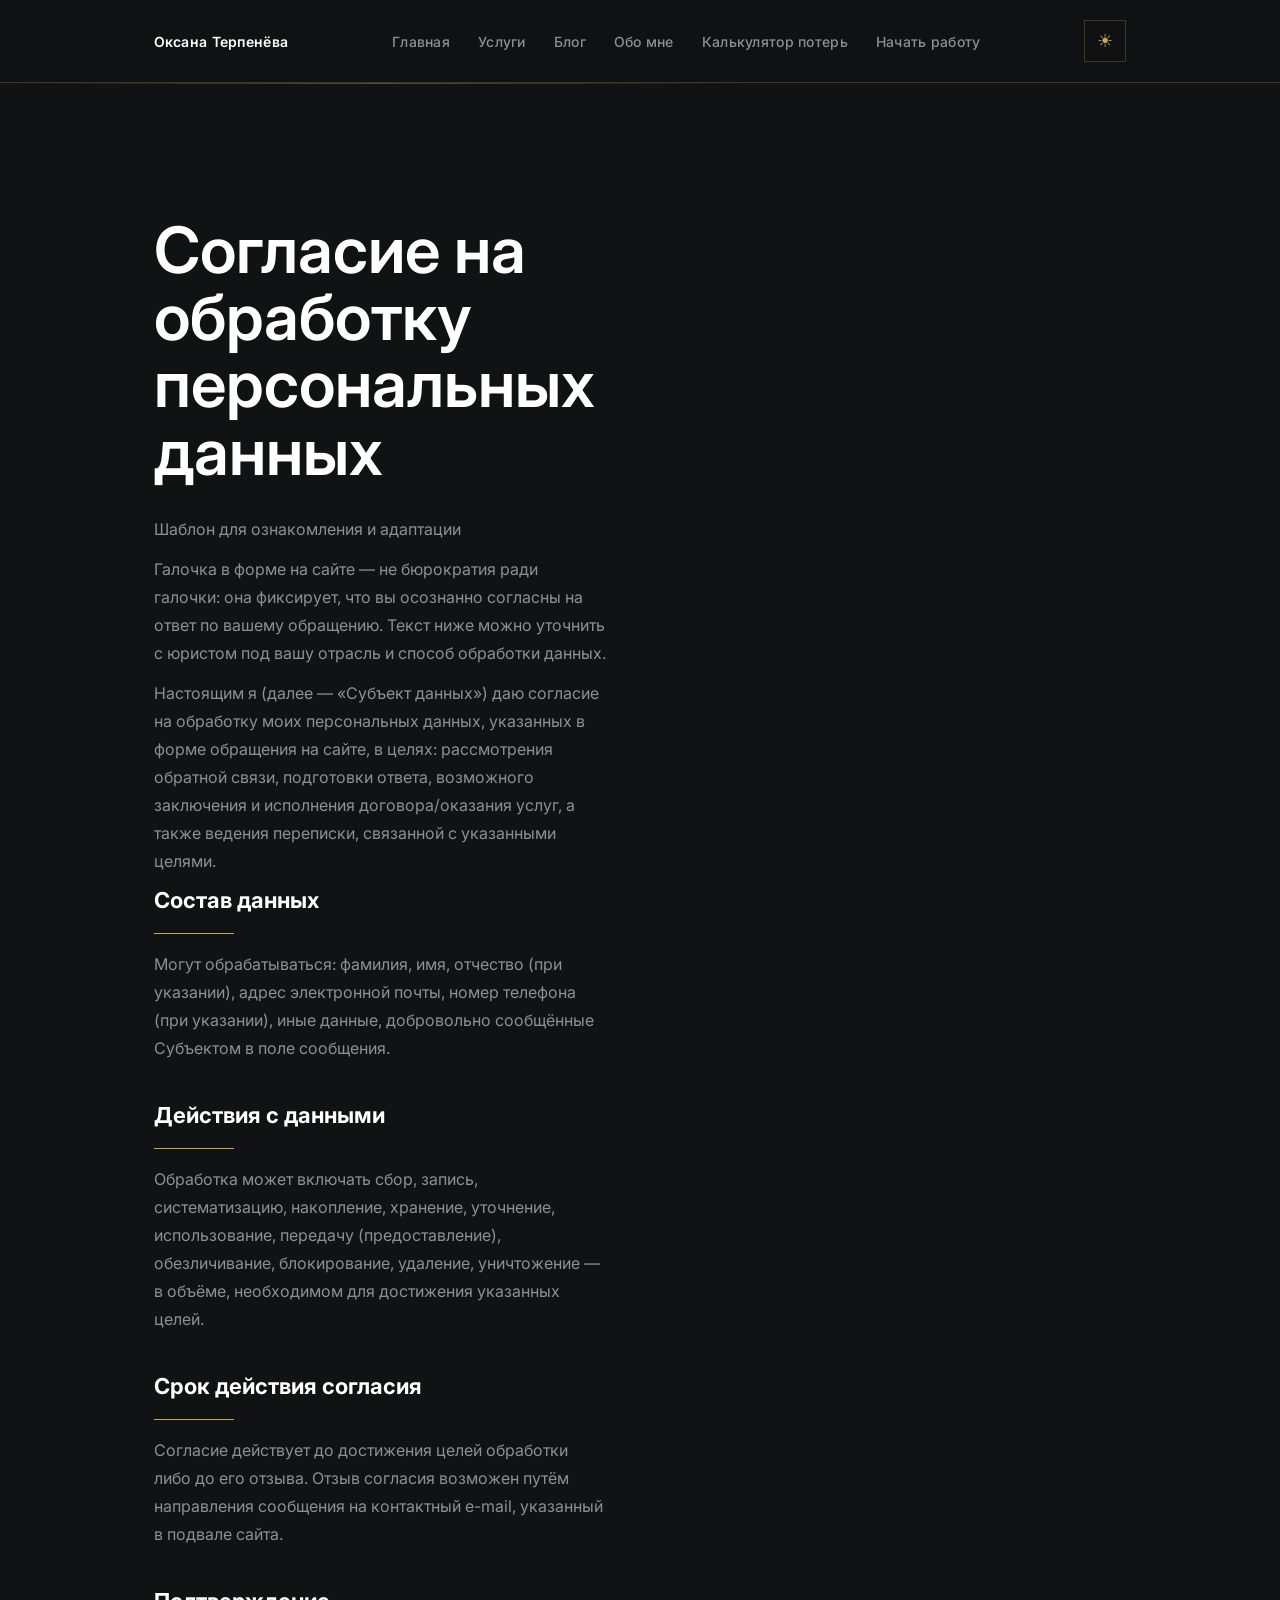
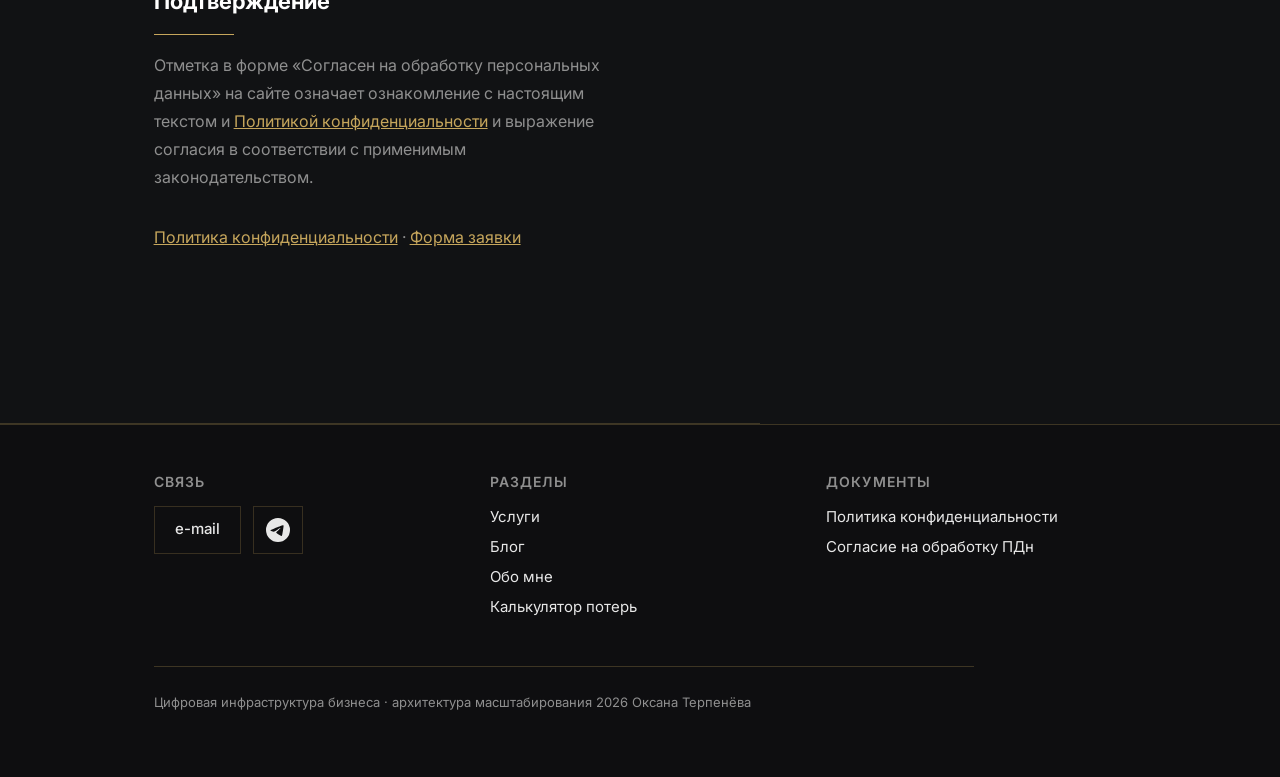
<file: consent/index.html>
<!DOCTYPE html>
<html lang="ru">
  <head>
    <meta charset="UTF-8" />
    <meta name="viewport" content="width=device-width, initial-scale=1.0" />
    <title>Согласие на обработку персональных данных</title>
    <meta
      name="description"
      content="Текст согласия субъекта персональных данных на обработку ПДн."
    />
    <link
      href="https://fonts.googleapis.com/css2?family=Inter:wght@300;400;500;600;700&display=swap"
      rel="stylesheet"
    />
    <link rel="stylesheet" href="../css/style.css" />
  </head>
  <body data-root="../" data-active="consent">
    <div class="scroll-light" id="light"></div>
    <div id="chrome-header"></div>

    <main class="page-main">
      <section class="fade legal-doc">
        <div class="parallax-line"></div>
        <h1>Согласие на обработку персональных данных</h1>
        <p class="article-meta">Шаблон для ознакомления и адаптации</p>
        <p>
          Галочка в форме на сайте — не бюрократия ради галочки: она фиксирует, что
          вы осознанно согласны на ответ по вашему обращению. Текст ниже можно
          уточнить с юристом под вашу отрасль и способ обработки данных.
        </p>

        <p>
          Настоящим я (далее — «Субъект данных») даю согласие на обработку моих
          персональных данных, указанных в форме обращения на сайте, в целях:
          рассмотрения обратной связи, подготовки ответа, возможного заключения
          и исполнения договора/оказания услуг, а также ведения переписки,
          связанной с указанными целями.
        </p>

        <h2>Состав данных</h2>
        <p>
          Могут обрабатываться: фамилия, имя, отчество (при указании), адрес
          электронной почты, номер телефона (при указании), иные данные,
          добровольно сообщённые Субъектом в поле сообщения.
        </p>

        <h2>Действия с данными</h2>
        <p>
          Обработка может включать сбор, запись, систематизацию, накопление,
          хранение, уточнение, использование, передачу (предоставление), обезличивание,
          блокирование, удаление, уничтожение — в объёме, необходимом для
          достижения указанных целей.
        </p>

        <h2>Срок действия согласия</h2>
        <p>
          Согласие действует до достижения целей обработки либо до его отзыва.
          Отзыв согласия возможен путём направления сообщения на контактный
          e-mail, указанный в подвале сайта.
        </p>

        <h2>Подтверждение</h2>
        <p>
          Отметка в форме «Согласен на обработку персональных данных» на сайте
          означает ознакомление с настоящим текстом и
          <a href="../privacy/index.html">Политикой конфиденциальности</a> и
          выражение согласия в соответствии с применимым законодательством.
        </p>

        <p style="margin-top: 32px">
          <a href="../privacy/index.html">Политика конфиденциальности</a>
          ·
          <a href="../contact.html">Форма заявки</a>
        </p>
      </section>
    </main>

    <div id="chrome-footer"></div>
    <script src="../js/config.js"></script>
    <script src="../js/chrome.js"></script>
    <script src="../js/theme.js"></script>
    <script src="../js/main.js"></script>
  </body>
</html>
</file>
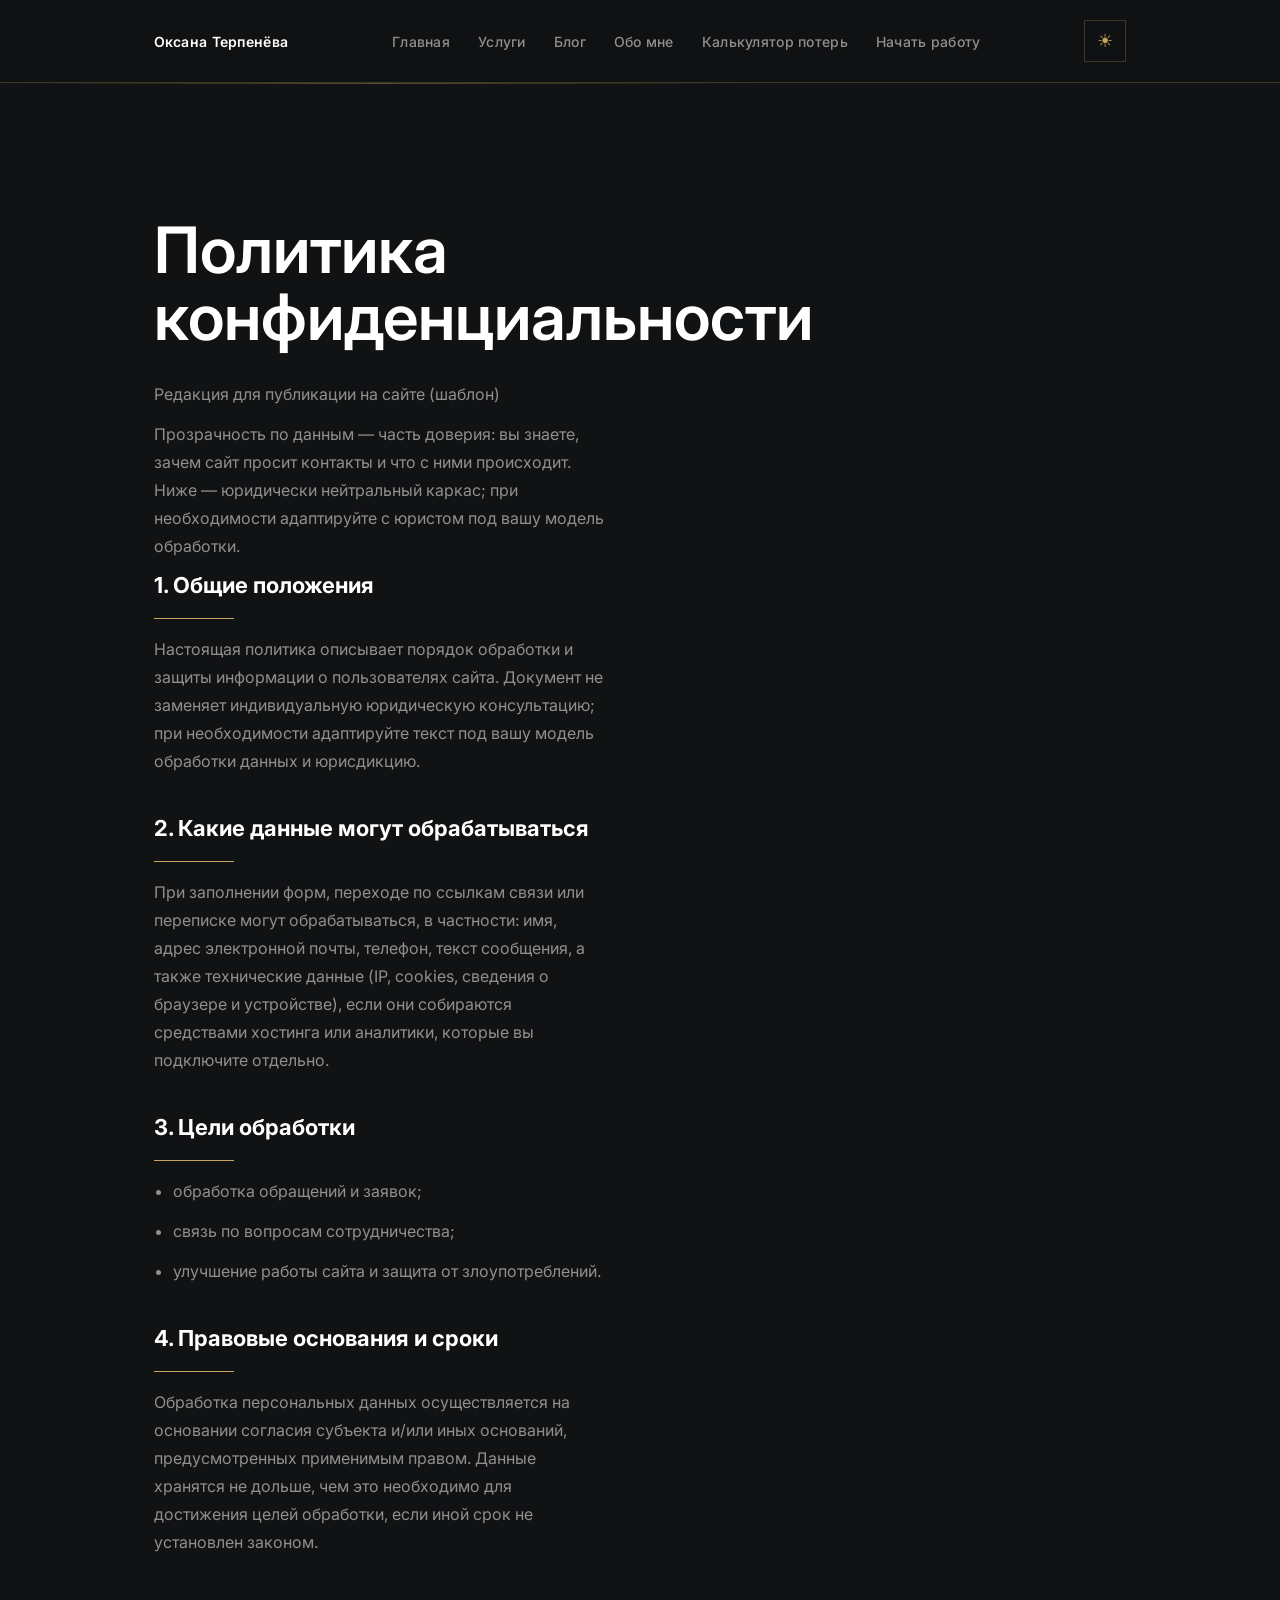
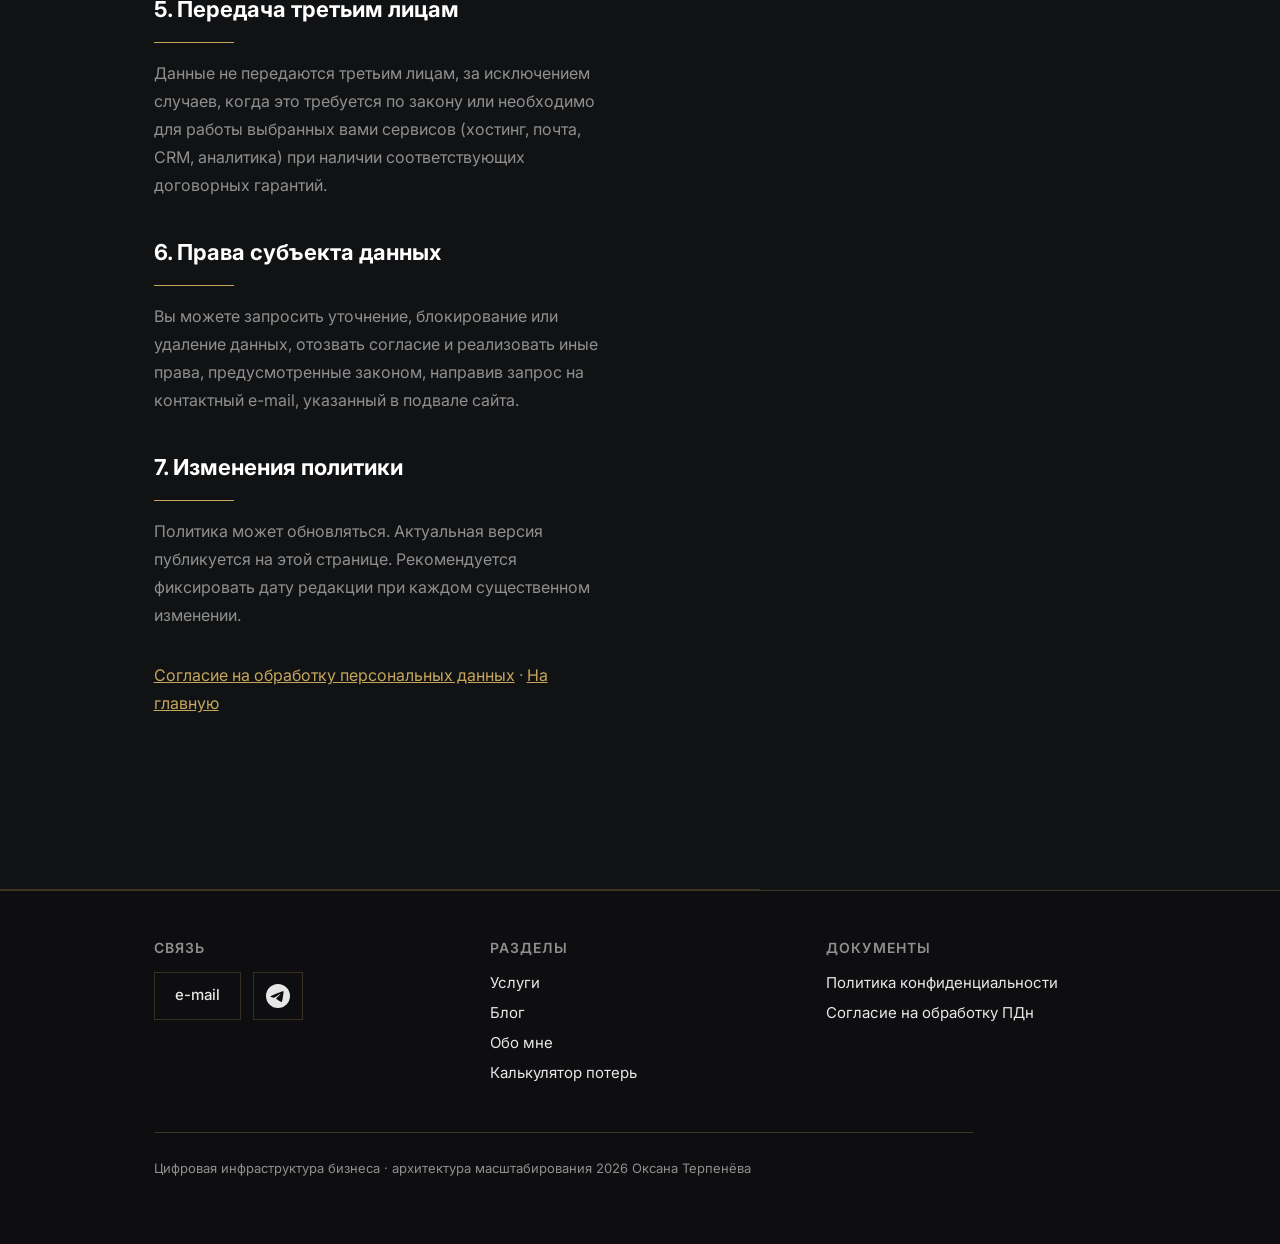
<file: privacy/index.html>
<!DOCTYPE html>
<html lang="ru">
  <head>
    <meta charset="UTF-8" />
    <meta name="viewport" content="width=device-width, initial-scale=1.0" />
    <title>Политика конфиденциальности</title>
    <meta
      name="description"
      content="Политика обработки персональных данных и конфиденциальности на сайте."
    />
    <link
      href="https://fonts.googleapis.com/css2?family=Inter:wght@300;400;500;600;700&display=swap"
      rel="stylesheet"
    />
    <link rel="stylesheet" href="../css/style.css" />
  </head>
  <body data-root="../" data-active="privacy">
    <div class="scroll-light" id="light"></div>
    <div id="chrome-header"></div>

    <main class="page-main">
      <section class="fade legal-doc">
        <div class="parallax-line"></div>
        <h1>Политика конфиденциальности</h1>
        <p class="article-meta">Редакция для публикации на сайте (шаблон)</p>
        <p>
          Прозрачность по данным — часть доверия: вы знаете, зачем сайт просит
          контакты и что с ними происходит. Ниже — юридически нейтральный каркас;
          при необходимости адаптируйте с юристом под вашу модель обработки.
        </p>

        <h2>1. Общие положения</h2>
        <p>
          Настоящая политика описывает порядок обработки и защиты информации о
          пользователях сайта. Документ не заменяет индивидуальную юридическую
          консультацию; при необходимости адаптируйте текст под вашу модель
          обработки данных и юрисдикцию.
        </p>

        <h2>2. Какие данные могут обрабатываться</h2>
        <p>
          При заполнении форм, переходе по ссылкам связи или переписке могут
          обрабатываться, в частности: имя, адрес электронной почты, телефон,
          текст сообщения, а также технические данные (IP, cookies, сведения о
          браузере и устройстве), если они собираются средствами хостинга или
          аналитики, которые вы подключите отдельно.
        </p>

        <h2>3. Цели обработки</h2>
        <ul>
          <li>обработка обращений и заявок;</li>
          <li>связь по вопросам сотрудничества;</li>
          <li>улучшение работы сайта и защита от злоупотреблений.</li>
        </ul>

        <h2>4. Правовые основания и сроки</h2>
        <p>
          Обработка персональных данных осуществляется на основании согласия
          субъекта и/или иных оснований, предусмотренных применимым правом.
          Данные хранятся не дольше, чем это необходимо для достижения целей
          обработки, если иной срок не установлен законом.
        </p>

        <h2>5. Передача третьим лицам</h2>
        <p>
          Данные не передаются третьим лицам, за исключением случаев, когда это
          требуется по закону или необходимо для работы выбранных вами сервисов
          (хостинг, почта, CRM, аналитика) при наличии соответствующих
          договорных гарантий.
        </p>

        <h2>6. Права субъекта данных</h2>
        <p>
          Вы можете запросить уточнение, блокирование или удаление данных,
          отозвать согласие и реализовать иные права, предусмотренные законом,
          направив запрос на контактный e-mail, указанный в подвале сайта.
        </p>

        <h2>7. Изменения политики</h2>
        <p>
          Политика может обновляться. Актуальная версия публикуется на этой
          странице. Рекомендуется фиксировать дату редакции при каждом
          существенном изменении.
        </p>

        <p style="margin-top: 32px">
          <a href="../consent/index.html">Согласие на обработку персональных данных</a>
          ·
          <a href="../index.html">На главную</a>
        </p>
      </section>
    </main>

    <div id="chrome-footer"></div>
    <script src="../js/config.js"></script>
    <script src="../js/chrome.js"></script>
    <script src="../js/theme.js"></script>
    <script src="../js/main.js"></script>
  </body>
</html>
</file>
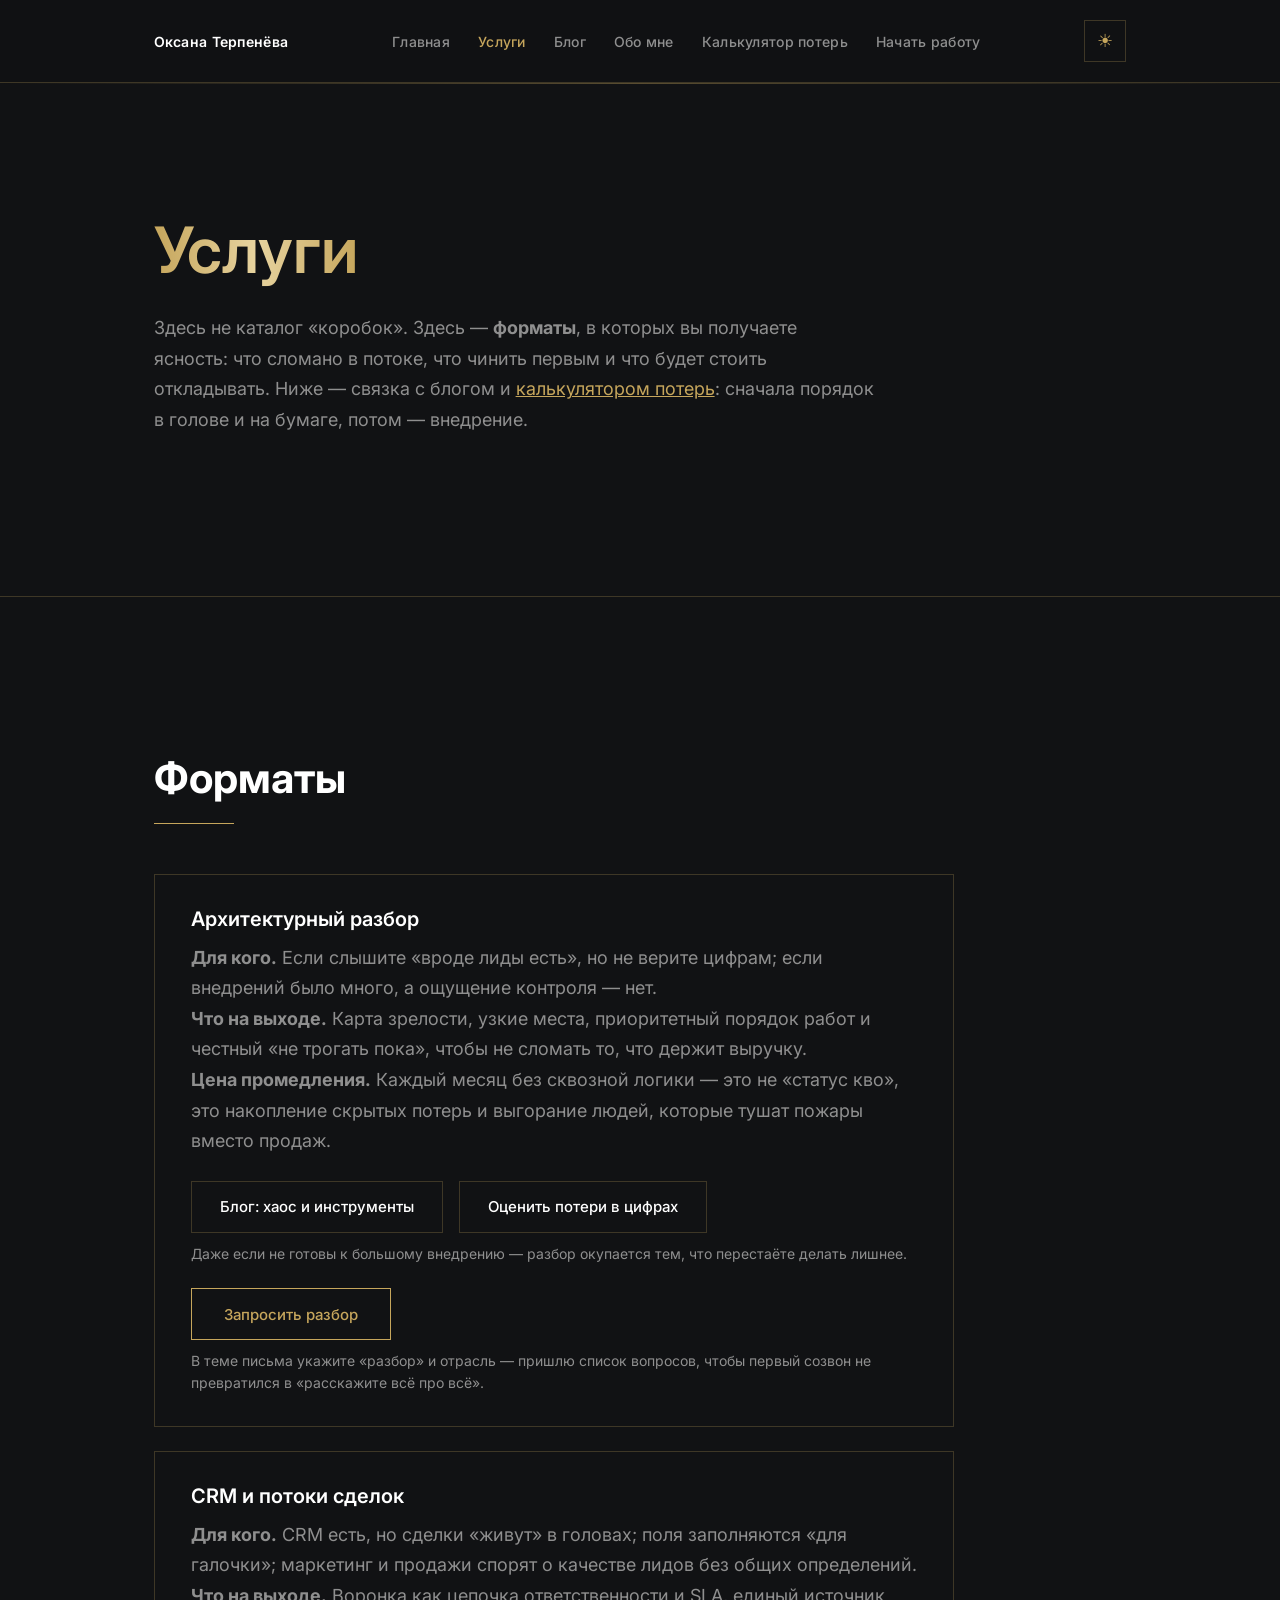
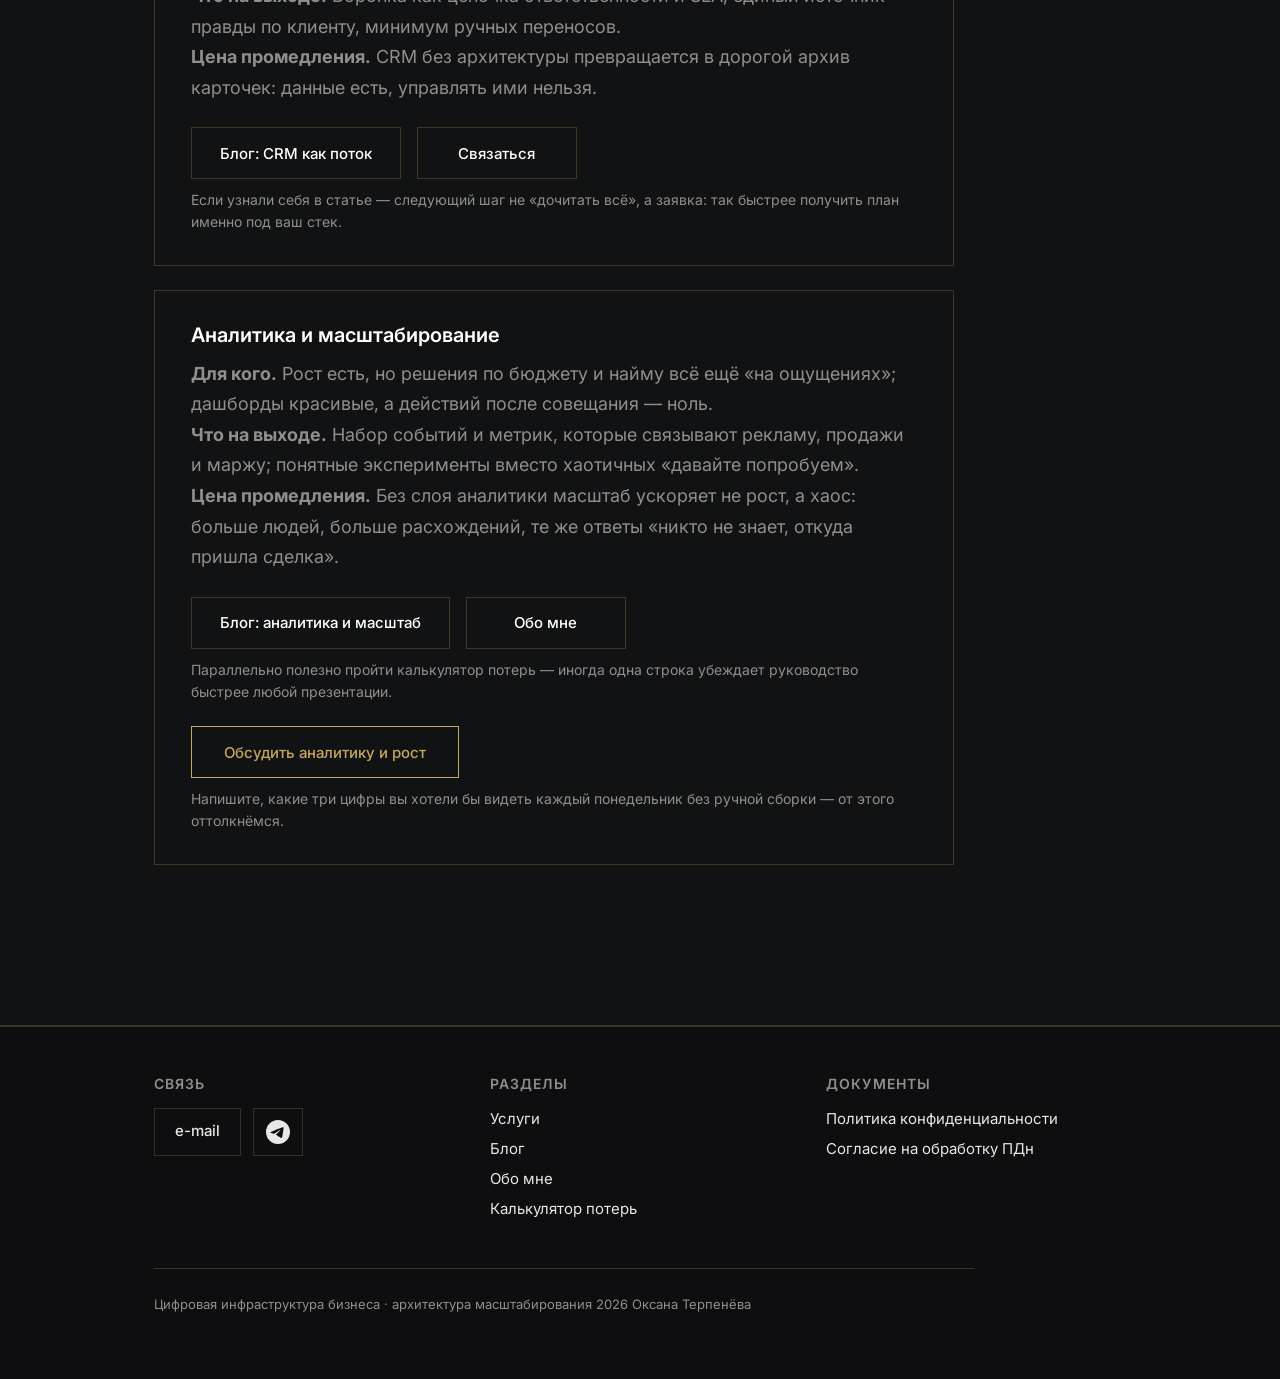
<file: services/index.html>
<!DOCTYPE html>
<html lang="ru">
  <head>
    <meta charset="UTF-8" />
    <meta name="viewport" content="width=device-width, initial-scale=1.0" />
    <title>Услуги — Оксана Терпенёва</title>
    <meta
      name="description"
      content="Архитектурный разбор, CRM-потоки, аналитика и масштабирование: форматы работы и честные границы результата."
    />
    <link
      href="https://fonts.googleapis.com/css2?family=Inter:wght@300;400;500;600;700&display=swap"
      rel="stylesheet"
    />
    <link rel="stylesheet" href="../css/style.css" />
  </head>
  <body data-root="../" data-active="services">
    <div class="scroll-light" id="light"></div>
    <div id="chrome-header"></div>

    <main class="page-main">
      <section class="fade">
        <div class="parallax-line"></div>
        <h1><span class="gold">Услуги</span></h1>
        <p class="section-lead" style="margin-bottom: 0">
          Здесь не каталог «коробок». Здесь — <strong>форматы</strong>, в которых
          вы получаете ясность: что сломано в потоке, что чинить первым и что
          будет стоить откладывать. Ниже — связка с блогом и
          <a href="../calculator/index.html" style="color: var(--gold)"
            >калькулятором потерь</a>: сначала порядок в голове и на бумаге, потом — внедрение.
        </p>
      </section>

      <section class="fade">
        <h2>Форматы</h2>
        <div class="service-list">
          <article class="service-item">
            <h3>Архитектурный разбор</h3>
            <p>
              <strong>Для кого.</strong> Если слышите «вроде лиды есть», но не
              верите цифрам; если внедрений было много, а ощущение контроля — нет.
            </p>
            <p>
              <strong>Что на выходе.</strong> Карта зрелости, узкие места,
              приоритетный порядок работ и честный «не трогать пока», чтобы не
              сломать то, что держит выручку.
            </p>
            <p>
              <strong>Цена промедления.</strong> Каждый месяц без сквозной логики
              — это не «статус кво», это накопление скрытых потерь и выгорание
              людей, которые тушат пожары вместо продаж.
            </p>
            <div class="btn-row btn-row--fit">
              <a class="btn-secondary" href="../blog/khaos-instrumenty.html"
                >Блог: хаос и инструменты</a>
              <a class="btn-secondary" href="../calculator/index.html"
                >Оценить потери в цифрах</a>
            </div>
            <p class="btn-hint">
              Даже если не готовы к большому внедрению — разбор окупается тем,
              что перестаёте делать лишнее.
            </p>
            <div class="btn-block">
              <a class="btn" href="../contact.html">Запросить разбор</a>
              <p class="btn-hint">
                В теме письма укажите «разбор» и отрасль — пришлю список вопросов,
                чтобы первый созвон не превратился в «расскажите всё про всё».
              </p>
            </div>
          </article>

          <article class="service-item">
            <h3>CRM и потоки сделок</h3>
            <p>
              <strong>Для кого.</strong> CRM есть, но сделки «живут» в головах;
              поля заполняются «для галочки»; маркетинг и продажи спорят о
              качестве лидов без общих определений.
            </p>
            <p>
              <strong>Что на выходе.</strong> Воронка как цепочка ответственности
              и SLA, единый источник правды по клиенту, минимум ручных переносов.
            </p>
            <p>
              <strong>Цена промедления.</strong> CRM без архитектуры превращается
              в дорогой архив карточек: данные есть, управлять ими нельзя.
            </p>
            <div class="btn-row btn-row--fit">
              <a class="btn-secondary" href="../blog/crm-potok-arhitektura.html"
                >Блог: CRM как поток</a>
              <a class="btn-secondary" href="../contact.html">Связаться</a>
            </div>
            <p class="btn-hint">
              Если узнали себя в статье — следующий шаг не «дочитать всё», а
              заявка: так быстрее получить план именно под ваш стек.
            </p>
          </article>

          <article class="service-item">
            <h3>Аналитика и масштабирование</h3>
            <p>
              <strong>Для кого.</strong> Рост есть, но решения по бюджету и найму
              всё ещё «на ощущениях»; дашборды красивые, а действий после
              совещания — ноль.
            </p>
            <p>
              <strong>Что на выходе.</strong> Набор событий и метрик, которые
              связывают рекламу, продажи и маржу; понятные эксперименты вместо
              хаотичных «давайте попробуем».
            </p>
            <p>
              <strong>Цена промедления.</strong> Без слоя аналитики масштаб
              ускоряет не рост, а хаос: больше людей, больше расхождений, те же
              ответы «никто не знает, откуда пришла сделка».
            </p>
            <div class="btn-row btn-row--fit">
              <a class="btn-secondary" href="../blog/analitika-masshtab.html"
                >Блог: аналитика и масштаб</a>
              <a class="btn-secondary" href="../about/index.html">Обо мне</a>
            </div>
            <p class="btn-hint">
              Параллельно полезно пройти калькулятор потерь — иногда одна строка
              убеждает руководство быстрее любой презентации.
            </p>
            <div class="btn-block">
              <a class="btn" href="../contact.html">Обсудить аналитику и рост</a>
              <p class="btn-hint">
                Напишите, какие три цифры вы хотели бы видеть каждый понедельник
                без ручной сборки — от этого оттолкнёмся.
              </p>
            </div>
          </article>
        </div>
      </section>
    </main>

    <div id="chrome-footer"></div>
    <script src="../js/config.js"></script>
    <script src="../js/chrome.js"></script>
    <script src="../js/theme.js"></script>
    <script src="../js/main.js"></script>
  </body>
</html>
</file>
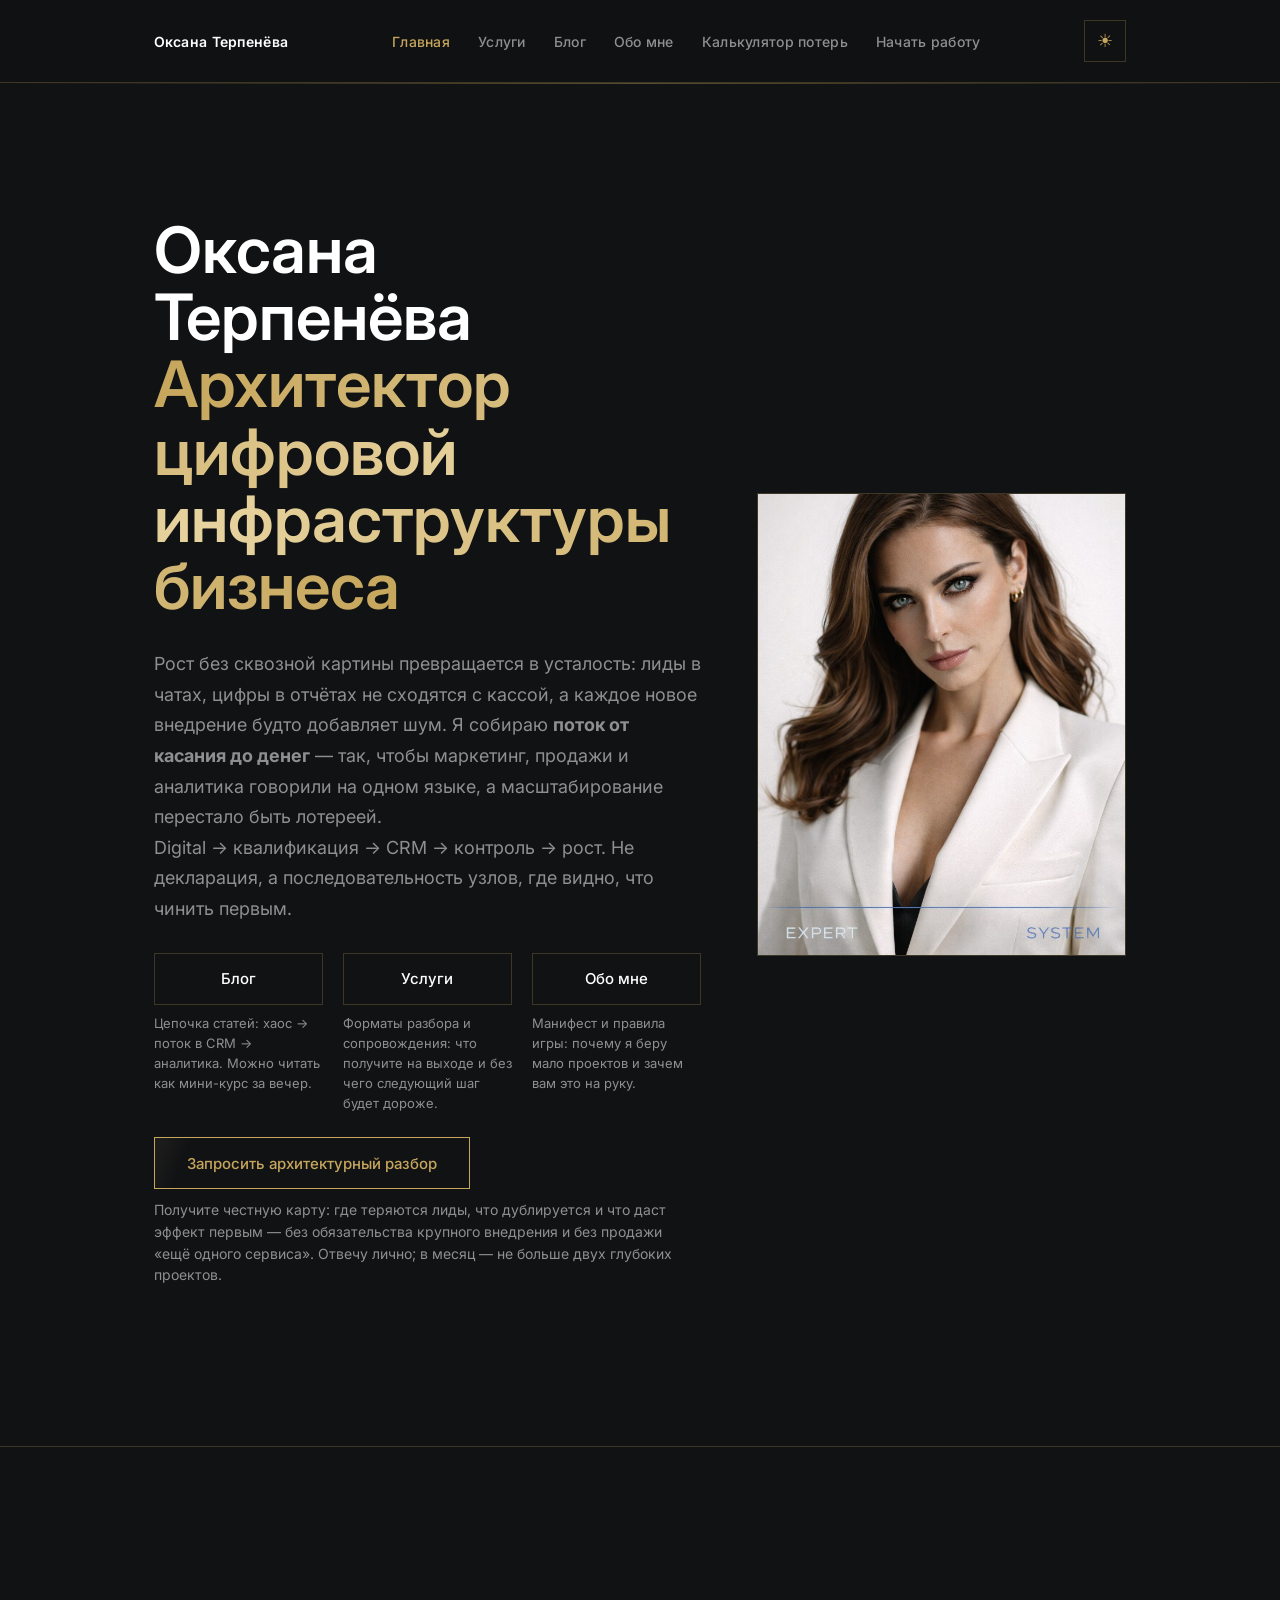
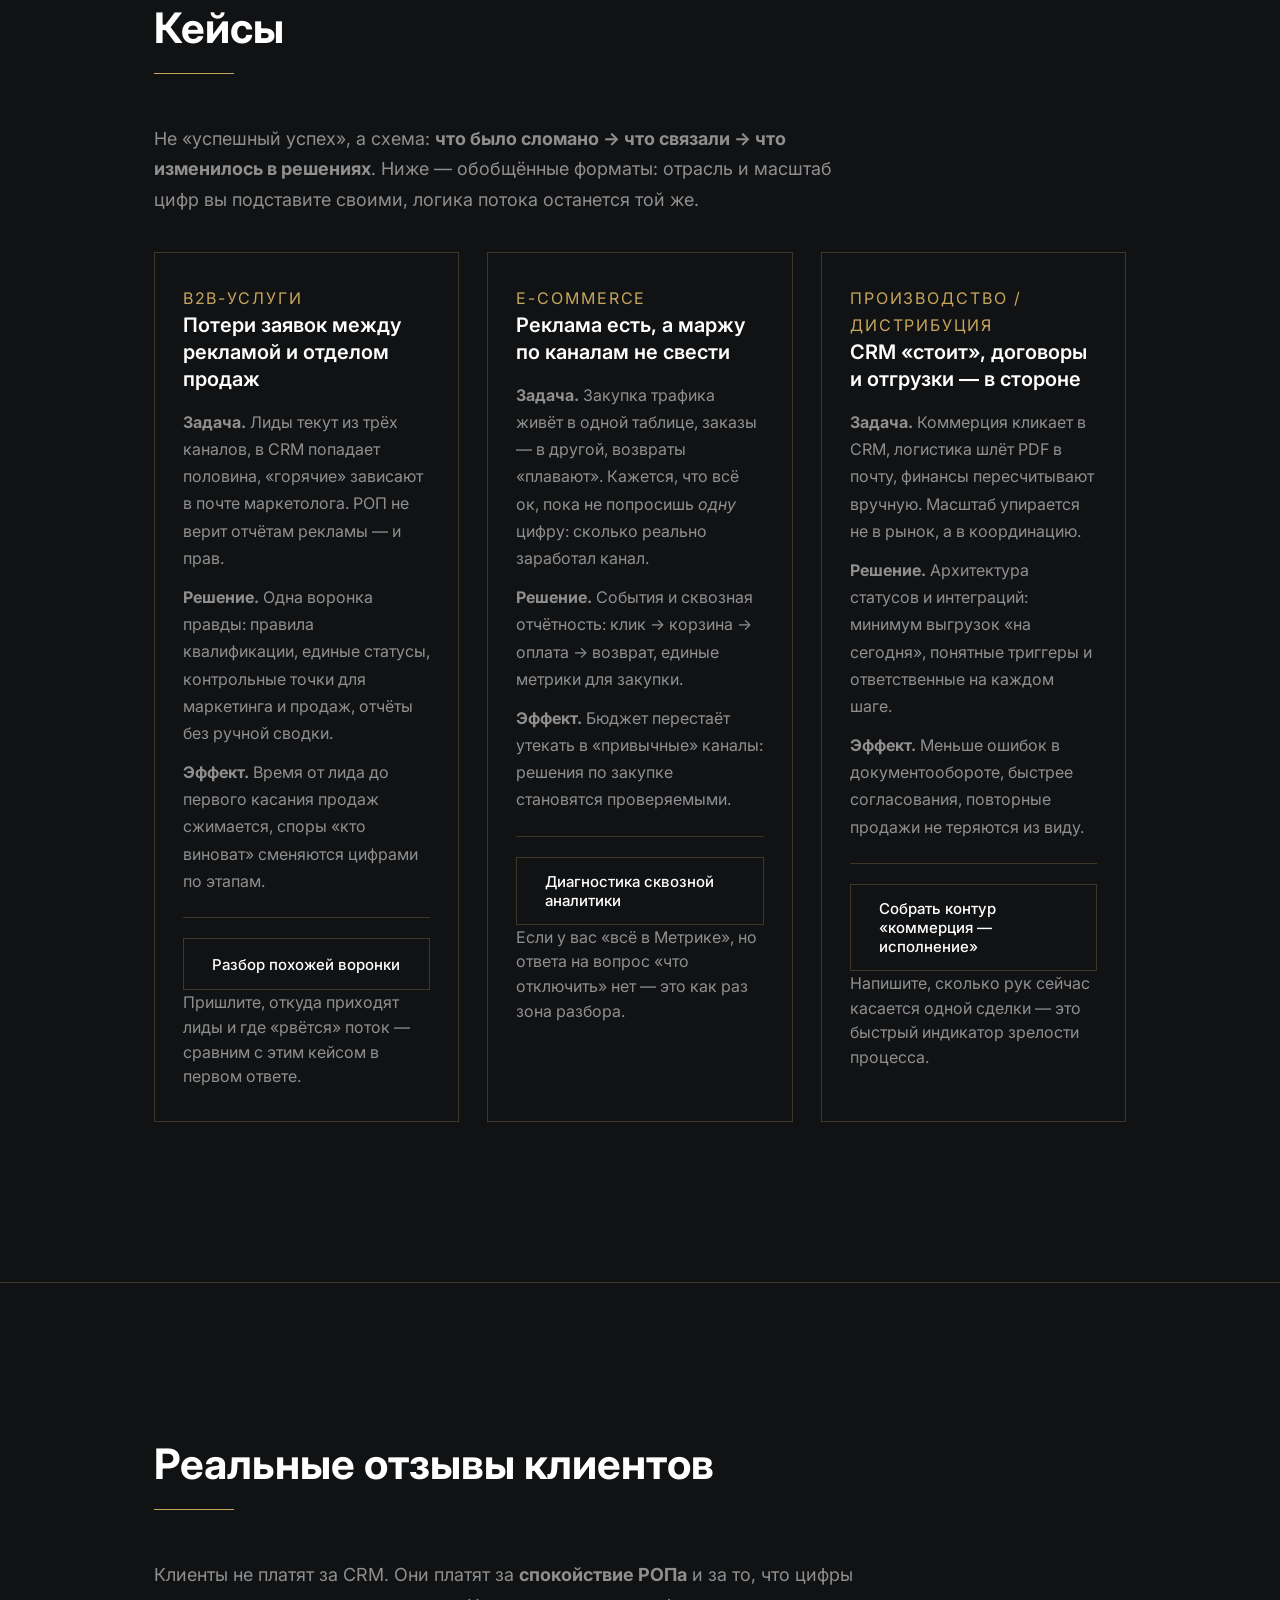
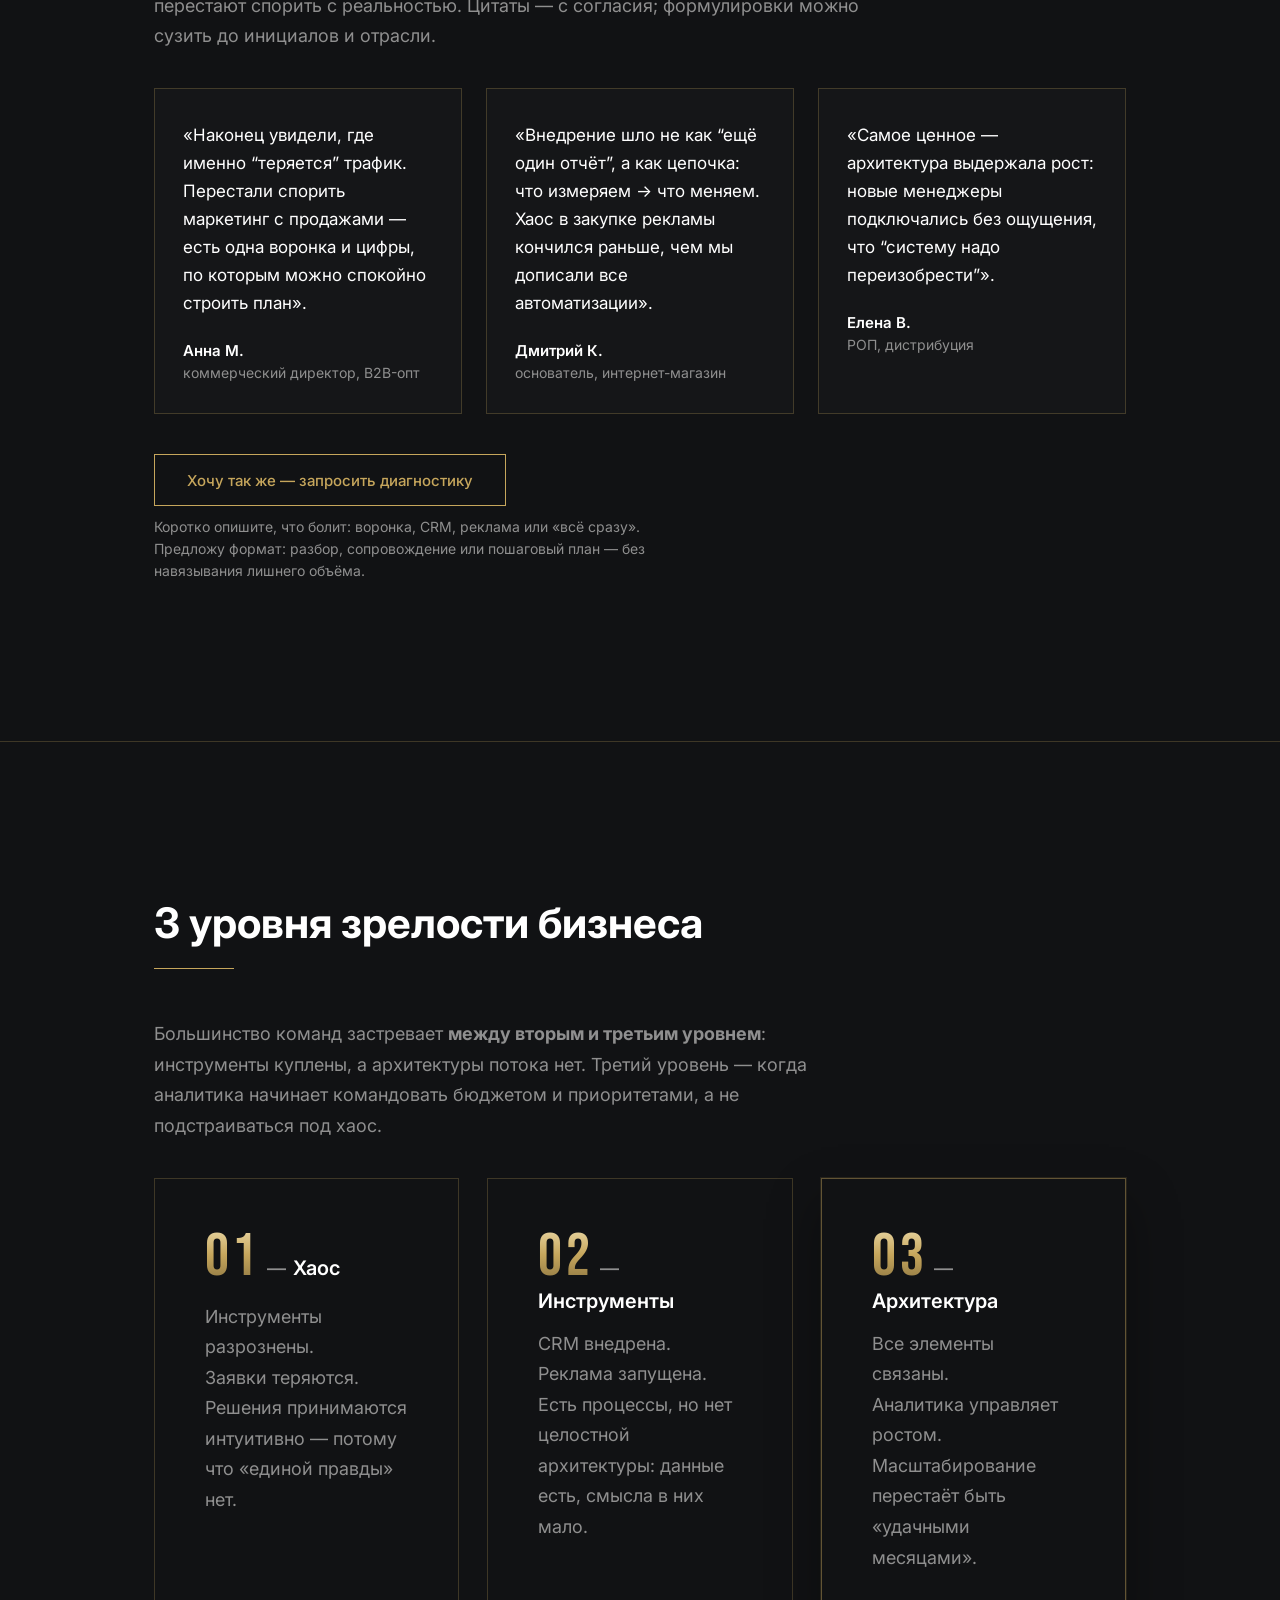
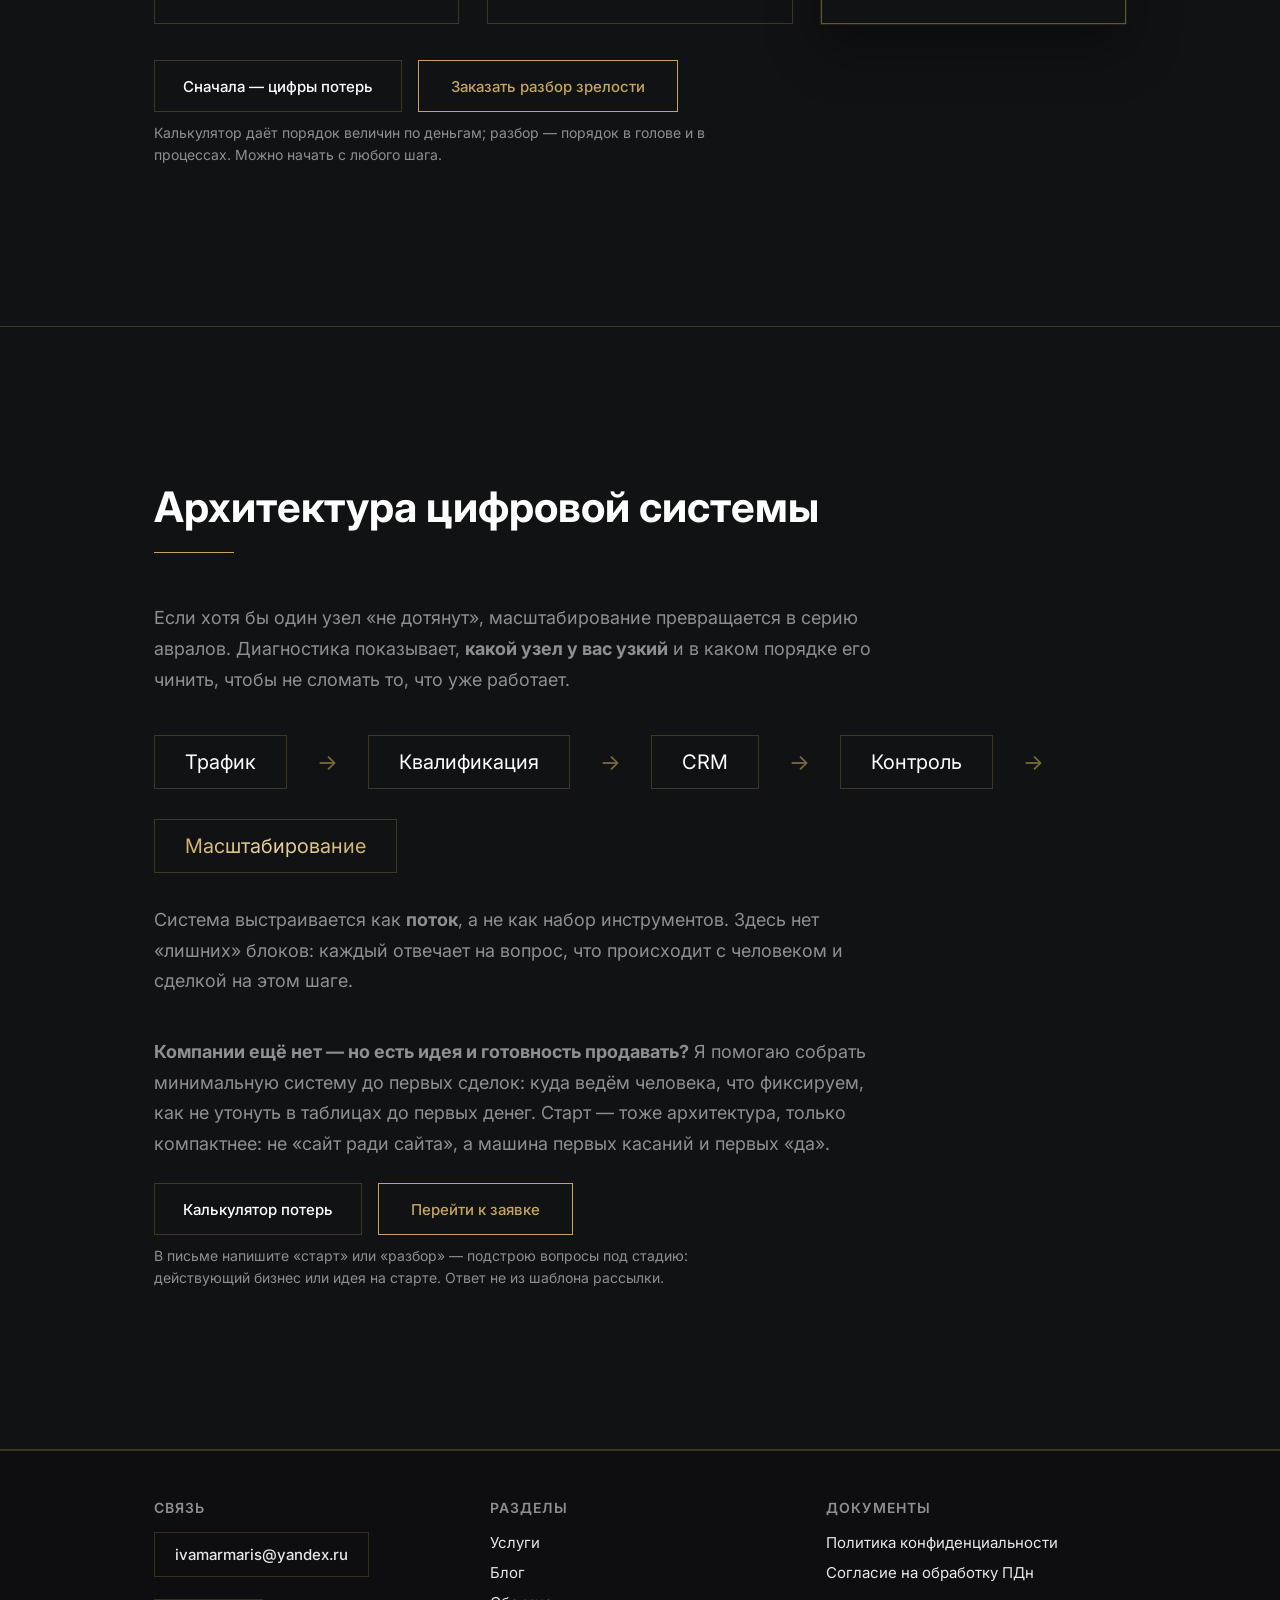
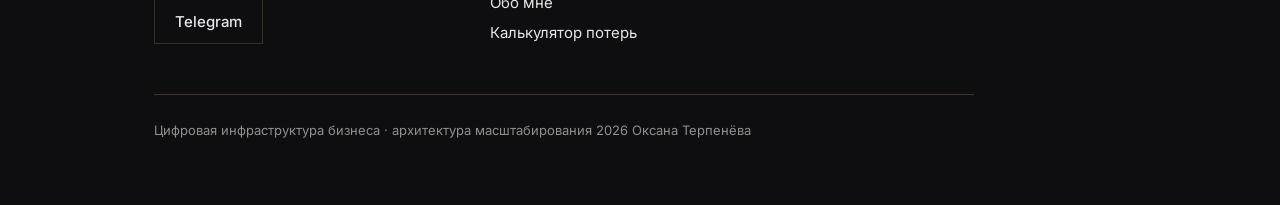
<file: Сайт1/index.html>
<!DOCTYPE html>
<html lang="ru">
  <head>
    <meta charset="UTF-8" />
    <meta name="viewport" content="width=device-width, initial-scale=1.0" />

    <title>Оксана Терпенёва — Архитектор цифровой инфраструктуры</title>
    <meta
      name="description"
      content="Архитектурный разбор воронки, CRM и аналитики: от хаоса заявок к предсказуемому росту. Диагностика, поток, масштабирование."
    />

    <meta property="og:type" content="website" />
    <meta
      property="og:title"
      content="Оксана Терпенёва — Архитектор цифровых систем"
    />
    <meta
      property="og:description"
      content="Когда рост есть, а управлять им нельзя — нужна архитектура потока, а не «ещё один сервис»."
    />
    <meta property="og:locale" content="ru_RU" />

    <script type="application/ld+json">
      {
        "@context": "https://schema.org",
        "@type": "ProfessionalService",
        "name": "Оксана Терпенёва",
        "jobTitle": "Архитектор цифровых систем",
        "description": "Проектирование и внедрение цифровой инфраструктуры бизнеса.",
        "areaServed": "RU",
        "priceRange": "₽₽₽"
      }
    </script>

    <link
      href="https://fonts.googleapis.com/css2?family=Inter:wght@300;400;500;600;700&display=swap"
      rel="stylesheet"
    />
    <link
      href="https://fonts.googleapis.com/css2?family=Bebas+Neue&display=swap"
      rel="stylesheet"
    />
    <link rel="stylesheet" href="css/style.css" />
  </head>

  <body data-root="" data-active="home">
    <div class="scroll-light" id="light"></div>
    <div id="chrome-header"></div>

    <main class="page-main">
      <section class="fade hero-main-section">
        <div class="parallax-line"></div>

        <div class="hero-main">
          <div class="hero-main__text">
            <h1>
              Оксана Терпенёва<br />
              <span class="gold">Архитектор цифровой инфраструктуры бизнеса</span>
            </h1>

            <p>
              Рост без сквозной картины превращается в усталость: лиды в чатах,
              цифры в отчётах не сходятся с кассой, а каждое новое внедрение
              будто добавляет шум. Я собираю
              <strong>поток от касания до денег</strong> — так, чтобы маркетинг,
              продажи и аналитика говорили на одном языке, а масштабирование
              перестало быть лотереей.
            </p>
            <p>
              Digital → квалификация → CRM → контроль → рост. Не декларация, а
              последовательность узлов, где видно, что чинить первым.
            </p>

            <div class="hero-mini-nav" aria-label="Быстрые разделы">
              <div>
                <a href="blog/index.html" class="btn-secondary">Блог</a>
                <p class="btn-hint">
                  Цепочка статей: хаос → поток в CRM → аналитика. Можно читать
                  как мини-курс за вечер.
                </p>
              </div>
              <div>
                <a href="services/index.html" class="btn-secondary">Услуги</a>
                <p class="btn-hint">
                  Форматы разбора и сопровождения: что получите на выходе и без
                  чего следующий шаг будет дороже.
                </p>
              </div>
              <div>
                <a href="about/index.html" class="btn-secondary">Обо мне</a>
                <p class="btn-hint">
                  Манифест и правила игры: почему я беру мало проектов и зачем
                  вам это на руку.
                </p>
              </div>
            </div>

            <div class="btn-block">
              <a href="contact.html" class="btn btn--hero-shimmer"
                >Запросить архитектурный разбор</a>
              <p class="btn-hint">
                Получите честную карту: где теряются лиды, что дублируется и что
                даст эффект первым — без обязательства крупного внедрения и без
                продажи «ещё одного сервиса». Отвечу лично; в месяц — не больше
                двух глубоких проектов.
              </p>
            </div>
          </div>

          <div class="hero-main__visual">
            <img
              class="hero-main__photo"
              src="assets/photo-digital.png"
              alt="Оксана Терпенёва"
              width="760"
              height="950"
              loading="eager"
              decoding="async"
            />
          </div>
        </div>
      </section>

      <section class="fade" id="cases">
        <h2>Кейсы</h2>
        <p class="section-lead">
          Не «успешный успех», а схема:
          <strong>что было сломано → что связали → что изменилось в решениях</strong>.
          Ниже — обобщённые форматы: отрасль и масштаб цифр вы подставите своими,
          логика потока останется той же.
        </p>
        <div class="cases-grid">
          <article class="case-card">
            <p class="case-card__tag">B2B-услуги</p>
            <h3>Потери заявок между рекламой и отделом продаж</h3>
            <p>
              <strong>Задача.</strong> Лиды текут из трёх каналов, в CRM попадает
              половина, «горячие» зависают в почте маркетолога. РОП не верит
              отчётам рекламы — и прав.
            </p>
            <p>
              <strong>Решение.</strong> Одна воронка правды: правила квалификации,
              единые статусы, контрольные точки для маркетинга и продаж, отчёты
              без ручной сводки.
            </p>
            <p>
              <strong>Эффект.</strong> Время от лида до первого касания продаж
              сжимается, споры «кто виноват» сменяются цифрами по этапам.
            </p>
            <div class="case-card__foot">
              <a href="contact.html" class="btn-secondary">Разбор похожей воронки</a>
              <p class="btn-hint">
                Пришлите, откуда приходят лиды и где «рвётся» поток — сравним с
                этим кейсом в первом ответе.
              </p>
            </div>
          </article>
          <article class="case-card">
            <p class="case-card__tag">E-commerce</p>
            <h3>Реклама есть, а маржу по каналам не свести</h3>
            <p>
              <strong>Задача.</strong> Закупка трафика живёт в одной таблице,
              заказы — в другой, возвраты «плавают». Кажется, что всё ок, пока не
              попросишь <em>одну</em> цифру: сколько реально заработал канал.
            </p>
            <p>
              <strong>Решение.</strong> События и сквозная отчётность: клик →
              корзина → оплата → возврат, единые метрики для закупки.
            </p>
            <p>
              <strong>Эффект.</strong> Бюджет перестаёт утекать в «привычные»
              каналы: решения по закупке становятся проверяемыми.
            </p>
            <div class="case-card__foot">
              <a href="contact.html" class="btn-secondary">Диагностика сквозной аналитики</a>
              <p class="btn-hint">
                Если у вас «всё в Метрике», но ответа на вопрос «что отключить»
                нет — это как раз зона разбора.
              </p>
            </div>
          </article>
          <article class="case-card">
            <p class="case-card__tag">Производство / дистрибуция</p>
            <h3>CRM «стоит», договоры и отгрузки — в стороне</h3>
            <p>
              <strong>Задача.</strong> Коммерция кликает в CRM, логистика шлёт
              PDF в почту, финансы пересчитывают вручную. Масштаб упирается не в
              рынок, а в координацию.
            </p>
            <p>
              <strong>Решение.</strong> Архитектура статусов и интеграций:
              минимум выгрузок «на сегодня», понятные триггеры и ответственные на
              каждом шаге.
            </p>
            <p>
              <strong>Эффект.</strong> Меньше ошибок в документообороте, быстрее
              согласования, повторные продажи не теряются из виду.
            </p>
            <div class="case-card__foot">
              <a href="contact.html" class="btn-secondary">Собрать контур «коммерция — исполнение»</a>
              <p class="btn-hint">
                Напишите, сколько рук сейчас касается одной сделки — это быстрый
                индикатор зрелости процесса.
              </p>
            </div>
          </article>
        </div>
      </section>

      <section class="fade" id="reviews" aria-labelledby="reviews-title">
        <h2 id="reviews-title">Реальные отзывы клиентов</h2>
        <p class="section-lead">
          Клиенты не платят за CRM. Они платят за
          <strong>спокойствие РОПа</strong> и за то, что цифры перестают спорить с
          реальностью. Цитаты — с согласия; формулировки можно сузить до
          инициалов и отрасли.
        </p>
        <div class="testimonials-grid">
          <blockquote class="testimonial-card">
            <p class="testimonial-card__text">
              «Наконец увидели, где именно “теряется” трафик. Перестали спорить
              маркетинг с продажами — есть одна воронка и цифры, по которым можно
              спокойно строить план».
            </p>
            <footer class="testimonial-card__author">
              <span class="testimonial-card__name">Анна М.</span>
              <span class="testimonial-card__role">коммерческий директор, B2B-опт</span>
            </footer>
          </blockquote>
          <blockquote class="testimonial-card">
            <p class="testimonial-card__text">
              «Внедрение шло не как “ещё один отчёт”, а как цепочка: что
              измеряем → что меняем. Хаос в закупке рекламы кончился раньше, чем
              мы дописали все автоматизации».
            </p>
            <footer class="testimonial-card__author">
              <span class="testimonial-card__name">Дмитрий К.</span>
              <span class="testimonial-card__role">основатель, интернет-магазин</span>
            </footer>
          </blockquote>
          <blockquote class="testimonial-card">
            <p class="testimonial-card__text">
              «Самое ценное — архитектура выдержала рост: новые менеджеры
              подключались без ощущения, что “систему надо переизобрести”».
            </p>
            <footer class="testimonial-card__author">
              <span class="testimonial-card__name">Елена В.</span>
              <span class="testimonial-card__role">РОП, дистрибуция</span>
            </footer>
          </blockquote>
        </div>
        <div class="section-cta">
          <div class="btn-row btn-row--fit">
            <a href="contact.html" class="btn">Хочу так же — запросить диагностику</a>
          </div>
          <p class="btn-hint">
            Коротко опишите, что болит: воронка, CRM, реклама или «всё сразу».
            Предложу формат: разбор, сопровождение или пошаговый план — без
            навязывания лишнего объёма.
          </p>
        </div>
      </section>

      <section class="fade">
        <h2>3 уровня зрелости бизнеса</h2>
        <p class="section-lead">
          Большинство команд застревает <strong>между вторым и третьим уровнем</strong>:
          инструменты куплены, а архитектуры потока нет. Третий уровень — когда
          аналитика начинает командовать бюджетом и приоритетами, а не
          подстраиваться под хаос.
        </p>

        <p class="levels-hint" aria-hidden="true">Листайте карточки в сторону →</p>
        <div class="levels-scroller">
          <div class="levels levels--maturity">
            <div class="level-card">
              <h3 class="level-card__title">
                <span class="level-num">01</span><span class="level-dash"> —</span>
                Хаос
              </h3>
              <p>
                Инструменты разрознены.<br />
                Заявки теряются.<br />
                Решения принимаются интуитивно — потому что «единой правды» нет.
              </p>
            </div>

            <div class="level-card">
              <h3 class="level-card__title">
                <span class="level-num">02</span><span class="level-dash"> —</span>
                Инструменты
              </h3>
              <p>
                CRM внедрена.<br />
                Реклама запущена.<br />
                Есть процессы, но нет целостной архитектуры: данные есть, смысла в
                них мало.
              </p>
            </div>

            <div class="level-card premium">
              <h3 class="level-card__title">
                <span class="level-num">03</span><span class="level-dash"> —</span>
                Архитектура
              </h3>
              <p>
                Все элементы связаны.<br />
                Аналитика управляет ростом.<br />
                Масштабирование перестаёт быть «удачными месяцами».
              </p>
            </div>
          </div>
        </div>
        <div class="btn-row btn-row--fit" style="margin-top: 36px">
          <a href="calculator/index.html" class="btn-secondary">Сначала — цифры потерь</a>
          <a href="contact.html" class="btn">Заказать разбор зрелости</a>
        </div>
        <p class="btn-hint">
          Калькулятор даёт порядок величин по деньгам; разбор — порядок в голове
          и в процессах. Можно начать с любого шага.
        </p>
      </section>

      <section class="fade">
        <h2>Архитектура цифровой системы</h2>
        <p class="section-lead">
          Если хотя бы один узел «не дотянут», масштабирование превращается в
          серию авралов. Диагностика показывает,
          <strong>какой узел у вас узкий</strong> и в каком порядке его чинить,
          чтобы не сломать то, что уже работает.
        </p>

        <div class="architecture">
          <div class="node">Трафик</div>
          <div class="arrow">→</div>
          <div class="node">Квалификация</div>
          <div class="arrow">→</div>
          <div class="node">CRM</div>
          <div class="arrow">→</div>
          <div class="node">Контроль</div>
          <div class="arrow">→</div>
          <div class="node gold">Масштабирование</div>
        </div>

        <p style="margin-top: 32px; max-width: 720px">
          Система выстраивается как <strong>поток</strong>, а не как набор
          инструментов. Здесь нет «лишних» блоков: каждый отвечает на вопрос,
          что происходит с человеком и сделкой на этом шаге.
        </p>

        <p class="section-lead" style="margin-top: 40px; margin-bottom: 20px">
          <strong>Компании ещё нет — но есть идея и готовность продавать?</strong>
          Я помогаю собрать минимальную систему до первых сделок: куда ведём
          человека, что фиксируем, как не утонуть в таблицах до первых денег.
          Старт — тоже архитектура, только компактнее: не «сайт ради сайта», а
          машина первых касаний и первых «да».
        </p>

        <div class="btn-row btn-row--fit">
          <a href="calculator/index.html" class="btn-secondary">Калькулятор потерь</a>
          <a href="contact.html" class="btn">Перейти к заявке</a>
        </div>
        <p class="btn-hint">
          В письме напишите «старт» или «разбор» — подстрою вопросы под стадию:
          действующий бизнес или идея на старте. Ответ не из шаблона рассылки.
        </p>
      </section>
    </main>

    <div id="chrome-footer"></div>
    <script src="js/config.js"></script>
    <script src="js/chrome.js"></script>
    <script src="js/theme.js"></script>
    <script src="js/main.js"></script>
  </body>
</html>
</file>
<file: css/style.css>
:root {
  --bg: #111214;
  --text: #ffffff;
  --muted: #8f8f8f;
  --gold: #c6a65c;
  --line: rgba(198, 166, 92, 0.25);
}

* {
  box-sizing: border-box;
}

body {
  margin: 0;
  font-family: "Inter", sans-serif;
  background: var(--bg);
  color: var(--text);
  overflow-x: hidden;
}

.site-header {
  position: sticky;
  top: 0;
  z-index: 10;
  display: block;
  padding: 20px 12%;
  border-bottom: 1px solid var(--line);
  background: rgba(17, 18, 20, 0.92);
  backdrop-filter: blur(10px);
}

.site-header a {
  color: var(--muted);
  text-decoration: none;
  font-size: 14px;
  font-weight: 500;
  letter-spacing: 0.02em;
  transition: color 0.3s;
}

.site-header a:hover {
  color: var(--gold);
}

.site-header .brand {
  color: var(--text);
  font-weight: 600;
}

.site-header nav {
  display: flex;
  gap: 28px;
  align-items: center;
}

.site-header nav a.active {
  color: var(--gold);
}

section {
  padding: 120px 12% 160px;
  border-bottom: 1px solid var(--line);
  position: relative;
}

section:first-of-type {
  padding-top: 80px;
}

h1 {
  font-size: clamp(36px, 5vw, 64px);
  font-weight: 600;
  line-height: 1.05;
  margin-bottom: 30px;
}

h2 {
  font-size: clamp(28px, 3.5vw, 42px);
  margin-bottom: 50px;
  position: relative;
}

h2::after {
  content: "";
  display: block;
  width: 80px;
  height: 1px;
  background: var(--gold);
  margin-top: 20px;
}

h3 {
  font-size: 20px;
  font-weight: 600;
  margin: 0 0 16px;
  color: var(--text);
}

p {
  max-width: 820px;
  color: var(--muted);
  font-size: 18px;
  line-height: 1.7;
  margin: 0;
}

.gold {
  background: linear-gradient(90deg, #c6a65c, #e7d39f, #c6a65c);
  -webkit-background-clip: text;
  -webkit-text-fill-color: transparent;
  background-clip: text;
}

.btn,
button.btn {
  display: inline-flex;
  align-items: center;
  justify-content: center;
  min-height: 52px;
  padding: 14px 32px;
  border: 1px solid var(--gold);
  color: var(--gold);
  text-decoration: none;
  margin-top: 40px;
  position: relative;
  overflow: hidden;
  transition: 0.4s;
  font-family: inherit;
  font-size: 15px;
  font-weight: 500;
  cursor: pointer;
  box-sizing: border-box;
}

.btn::after {
  content: "";
  position: absolute;
  left: -100%;
  top: 0;
  width: 100%;
  height: 100%;
  background: linear-gradient(
    120deg,
    transparent,
    rgba(255, 255, 255, 0.25),
    transparent
  );
  transition: 0.8s;
}

.btn:hover::after {
  left: 100%;
}

.btn:hover {
  background: var(--gold);
  color: #000;
}

/* Главная: едва заметный перелив на ключевой CTA */
.btn--hero-shimmer {
  position: relative;
  isolation: isolate;
}

.btn--hero-shimmer::before {
  content: "";
  position: absolute;
  inset: 0;
  border-radius: inherit;
  background: linear-gradient(
    110deg,
    transparent 0%,
    transparent 38%,
    rgba(231, 211, 159, 0.18) 50%,
    transparent 62%,
    transparent 100%
  );
  background-size: 240% 100%;
  background-position: 100% 0;
  animation: btn-hero-shimmer 9s ease-in-out infinite;
  pointer-events: none;
  z-index: 0;
  opacity: 0.85;
}

html[data-theme="light"] .btn--hero-shimmer::before {
  background: linear-gradient(
    110deg,
    transparent 0%,
    transparent 38%,
    rgba(154, 125, 58, 0.22) 50%,
    transparent 62%,
    transparent 100%
  );
  background-size: 240% 100%;
}

@keyframes btn-hero-shimmer {
  0%,
  100% {
    background-position: 100% 0;
    opacity: 0.55;
  }
  50% {
    background-position: 0% 0;
    opacity: 0.95;
  }
}

.parallax-line {
  position: absolute;
  top: 0;
  left: 0;
  width: 100%;
  height: 1px;
  background: linear-gradient(90deg, transparent, var(--gold), transparent);
  opacity: 0.4;
  transform: translateY(0);
}

.scroll-light {
  position: fixed;
  top: 0;
  left: 0;
  width: 100%;
  height: 100%;
  pointer-events: none;
  background: radial-gradient(
    circle at center,
    rgba(198, 166, 92, 0.08),
    transparent 60%
  );
  opacity: 0;
  transition: opacity 0.6s;
}

.architecture {
  display: flex;
  align-items: center;
  flex-wrap: wrap;
  gap: 30px;
  font-size: 20px;
  margin-top: 40px;
}

.node {
  padding: 14px 30px;
  border: 1px solid var(--line);
  transition: 0.4s;
}

.node:hover {
  border-color: var(--gold);
  box-shadow: 0 0 30px rgba(198, 166, 92, 0.15);
}

.arrow {
  color: var(--gold);
  font-size: 22px;
  opacity: 0.6;
}

/* Уровни зрелости: один ряд; на узких экранах — горизонтальный скролл */
.levels-hint {
  display: none;
  font-size: 13px;
  color: var(--muted);
  margin: -12px 0 16px;
  letter-spacing: 0.02em;
}

.levels-scroller {
  width: 100%;
}

.levels.levels--maturity {
  display: flex;
  flex-direction: row;
  flex-wrap: nowrap;
  align-items: stretch;
  gap: clamp(16px, 2.2vw, 32px);
}

.levels--maturity .level-card {
  flex: 1 1 0;
  min-width: 0;
  padding: clamp(28px, 4vw, 50px);
  border: 1px solid var(--line);
  transition: 0.5s;
  position: relative;
}

.level-card__title {
  margin: 0 0 16px;
  font-family: "Inter", sans-serif;
  font-size: clamp(17px, 2vw, 20px);
  font-weight: 600;
  line-height: 1.2;
  color: var(--text);
  display: flex;
  flex-wrap: wrap;
  align-items: baseline;
  gap: 0.15em 0.35em;
}

.level-num {
  font-family: "Bebas Neue", "Impact", sans-serif;
  font-size: clamp(2.75rem, 9vw, 3.75rem);
  font-weight: 400;
  line-height: 0.95;
  letter-spacing: 0.06em;
  color: var(--gold);
  background: linear-gradient(180deg, #e7d39f 0%, #c6a65c 45%, #8a7340 100%);
  -webkit-background-clip: text;
  -webkit-text-fill-color: transparent;
  background-clip: text;
}

.level-dash {
  font-family: "Inter", sans-serif;
  font-weight: 500;
  font-size: 0.95em;
  color: var(--muted);
  -webkit-text-fill-color: var(--muted);
}

html[data-theme="light"] .level-num {
  background: linear-gradient(180deg, #c4a24a 0%, #9a7d3a 50%, #6b5a2e 100%);
  -webkit-background-clip: text;
  background-clip: text;
}

@media (max-width: 860px) {
  .levels-hint {
    display: block;
  }

  .levels-scroller {
    overflow-x: auto;
    overflow-y: visible;
    overscroll-behavior-x: contain;
    -webkit-overflow-scrolling: touch;
    scroll-snap-type: x mandatory;
    padding-bottom: 14px;
    margin-bottom: 4px;
  }

  .levels--maturity .level-card {
    flex: 0 0 min(76vw, 300px);
    max-width: min(76vw, 300px);
    scroll-snap-align: start;
  }
}

.level-card:hover {
  transform: translateY(-8px);
  border-color: var(--gold);
}

.level-card.premium {
  border-color: rgba(198, 166, 92, 0.45);
  box-shadow: 0 0 0 1px rgba(198, 166, 92, 0.12),
    0 24px 48px rgba(0, 0, 0, 0.35);
}

.level-card.premium:hover {
  border-color: var(--gold);
  box-shadow: 0 0 0 1px rgba(198, 166, 92, 0.2),
    0 0 40px rgba(198, 166, 92, 0.12), 0 28px 56px rgba(0, 0, 0, 0.4);
}

.fade {
  opacity: 0;
  transform: translateY(50px);
  transition: 1.1s;
}

.fade.visible {
  opacity: 1;
  transform: translateY(0);
}

/* ========== Light theme ========== */
html[data-theme="light"] {
  --bg: #f4f2ec;
  --text: #141518;
  --muted: #5a5c62;
  --gold: #9a7d3a;
  --line: rgba(154, 125, 58, 0.28);
}

html[data-theme="light"] .site-header {
  background: rgba(244, 242, 236, 0.94);
}

html[data-theme="light"] .scroll-light {
  background: radial-gradient(
    circle at center,
    rgba(154, 125, 58, 0.06),
    transparent 60%
  );
}

html[data-theme="light"] .btn:hover,
html[data-theme="light"] button.btn:hover {
  color: #fff;
}

html[data-theme="light"] .level-card.premium {
  box-shadow: 0 0 0 1px rgba(154, 125, 58, 0.2),
    0 20px 40px rgba(0, 0, 0, 0.08);
}

/* ========== Layout ========== */
.page-main {
  min-height: 50vh;
}

/* Главная: герой с фото (белый пиджак) */
.hero-main {
  display: grid;
  grid-template-columns: 1fr minmax(260px, 38%);
  gap: 48px 56px;
  align-items: center;
}

@media (max-width: 960px) {
  .hero-main {
    grid-template-columns: 1fr;
  }

  .hero-main__visual {
    order: -1;
    max-width: 420px;
    margin: 0 auto;
  }
}

.hero-main__text {
  min-width: 0;
}

.hero-main__visual {
  position: relative;
}

.hero-main__photo {
  width: 100%;
  height: auto;
  display: block;
  border: 1px solid var(--line);
  object-fit: cover;
  aspect-ratio: 4 / 5;
}

html[data-theme="light"] .hero-main__photo {
  box-shadow: 0 24px 48px rgba(0, 0, 0, 0.08);
}

.site-header .header-inner {
  display: flex;
  align-items: center;
  justify-content: space-between;
  gap: 16px;
  width: 100%;
  flex-wrap: wrap;
}

.site-header nav {
  flex-wrap: wrap;
  row-gap: 8px;
}

.theme-toggle {
  flex-shrink: 0;
  display: inline-flex;
  align-items: center;
  justify-content: center;
  width: 42px;
  height: 42px;
  border: 1px solid var(--line);
  background: transparent;
  color: var(--gold);
  border-radius: 0;
  cursor: pointer;
  font-size: 18px;
  line-height: 1;
  transition: border-color 0.3s, background 0.3s, color 0.3s;
}

.theme-toggle:hover {
  border-color: var(--gold);
  background: rgba(198, 166, 92, 0.08);
}

.theme-toggle:focus-visible {
  outline: 2px solid var(--gold);
  outline-offset: 2px;
}

.site-footer {
  padding: 48px 12% 64px;
  border-top: 1px solid var(--line);
  background: rgba(0, 0, 0, 0.2);
}

html[data-theme="light"] .site-footer {
  background: rgba(0, 0, 0, 0.03);
}

.site-footer .footer-grid {
  display: grid;
  grid-template-columns: repeat(auto-fit, minmax(220px, 1fr));
  gap: 36px;
  max-width: 1100px;
}

.site-footer h3 {
  font-size: 14px;
  text-transform: uppercase;
  letter-spacing: 0.08em;
  color: var(--muted);
  margin-bottom: 16px;
}

.site-footer a {
  color: var(--text);
  text-decoration: none;
  font-size: 15px;
  display: inline-block;
  margin-bottom: 10px;
  opacity: 0.9;
}

.site-footer a:hover {
  color: var(--gold);
}

.contact-chips {
  display: flex;
  flex-wrap: wrap;
  gap: 12px;
  margin-top: 8px;
}

.contact-chip {
  display: inline-flex;
  align-items: center;
  gap: 8px;
  padding: 12px 20px;
  border: 1px solid var(--line);
  color: var(--gold);
  text-decoration: none;
  font-size: 14px;
  font-weight: 500;
  transition: 0.3s;
}

.contact-chip:hover {
  border-color: var(--gold);
  background: rgba(198, 166, 92, 0.1);
}

html[data-theme="light"] .contact-chip:hover {
  background: rgba(154, 125, 58, 0.12);
}

.footer-meta {
  margin-top: 40px;
  padding-top: 24px;
  border-top: 1px solid var(--line);
  font-size: 13px;
  color: var(--muted);
}

/* ========== Blog ========== */
.blog-grid {
  display: grid;
  grid-template-columns: repeat(auto-fill, minmax(300px, 1fr));
  gap: 28px;
  margin-top: 24px;
}

.post-card {
  display: block;
  padding: 32px;
  border: 1px solid var(--line);
  text-decoration: none;
  color: inherit;
  transition: 0.35s;
}

.post-card:hover {
  border-color: var(--gold);
  transform: translateY(-4px);
}

.post-card .post-date {
  font-size: 13px;
  color: var(--muted);
  margin-bottom: 12px;
}

.post-card h3 {
  margin-bottom: 12px;
  color: var(--text);
}

.post-card p {
  font-size: 16px;
  max-width: none;
}

.article-meta {
  font-size: 14px;
  color: var(--muted);
  margin-bottom: 24px;
}

.article-body {
  max-width: 720px;
}

.article-body p {
  margin-bottom: 1.2em;
  max-width: none;
}

.article-body h2 {
  font-size: 26px;
  margin-top: 48px;
  margin-bottom: 20px;
}

.article-body ul {
  color: var(--muted);
  line-height: 1.7;
  margin: 0 0 1.2em;
  padding-left: 1.2em;
}

.article-body a {
  color: var(--gold);
  text-decoration: underline;
  text-underline-offset: 3px;
}

.related-posts {
  margin-top: 56px;
  padding-top: 40px;
  border-top: 1px solid var(--line);
}

.related-posts h2 {
  font-size: 22px;
  margin-bottom: 20px;
}

.related-list {
  list-style: none;
  padding: 0;
  margin: 0;
}

.related-list li {
  margin-bottom: 12px;
}

.related-list a {
  color: var(--gold);
  text-decoration: none;
  font-size: 17px;
}

.related-list a:hover {
  text-decoration: underline;
}

/* ========== Services & about ========== */
.service-list {
  display: flex;
  flex-direction: column;
  gap: 24px;
  max-width: 800px;
}

.service-item {
  padding: 32px 36px;
  border: 1px solid var(--line);
  transition: 0.35s;
}

.service-item:hover {
  border-color: var(--gold);
}

.service-item h3 {
  margin-bottom: 12px;
}

.service-item p {
  max-width: none;
}

.service-item .service-links {
  margin-top: 16px;
  font-size: 15px;
}

.service-item .service-links a {
  color: var(--gold);
  margin-right: 16px;
  text-decoration: none;
}

.service-item .service-links a:hover {
  text-decoration: underline;
}

.about-hero {
  display: grid;
  grid-template-columns: minmax(280px, 380px) 1fr;
  gap: 48px;
  align-items: start;
}

@media (max-width: 900px) {
  .about-hero {
    grid-template-columns: 1fr;
  }
}

.about-hero__photo-wrap img,
.about-hero img {
  width: 100%;
  height: auto;
  display: block;
  border: 1px solid var(--line);
  object-fit: cover;
}

.about-manifest {
  padding-top: 100px;
}

.manifest-grid {
  display: grid;
  grid-template-columns: repeat(auto-fit, minmax(260px, 1fr));
  gap: 28px;
  margin-top: 8px;
}

.manifest-item {
  padding: 28px 32px;
  border: 1px solid var(--line);
  transition: border-color 0.35s;
}

.manifest-item:hover {
  border-color: rgba(198, 166, 92, 0.45);
}

.manifest-item h3 {
  font-size: 17px;
  margin-bottom: 12px;
  color: var(--text);
}

.manifest-item p {
  font-size: 16px;
  max-width: none;
  margin: 0;
}

/* ========== Calculator ========== */
.calc-form {
  max-width: 520px;
  display: flex;
  flex-direction: column;
  gap: 20px;
  margin-top: 24px;
}

.calc-form .btn,
.calc-form button.btn {
  margin-top: 0;
}

.calc-field label {
  display: block;
  font-size: 14px;
  color: var(--muted);
  margin-bottom: 8px;
}

.calc-field input {
  width: 100%;
  padding: 14px 16px;
  border: 1px solid var(--line);
  background: var(--bg);
  color: var(--text);
  font-family: inherit;
  font-size: 16px;
}

html[data-theme="light"] .calc-field input {
  background: #fff;
}

.calc-field input:focus {
  outline: none;
  border-color: var(--gold);
}

.calc-result {
  margin-top: 32px;
  padding: 28px 32px;
  border: 1px solid var(--line);
  max-width: 520px;
}

.calc-result strong {
  display: block;
  font-size: clamp(22px, 4vw, 32px);
  color: var(--text);
  margin-bottom: 12px;
}

.calc-result span.hint {
  display: block;
  margin-top: 12px;
  font-size: 14px;
  color: var(--muted);
}

/* ========== Legal & forms ========== */
.legal-doc {
  max-width: 760px;
}

.legal-doc h2 {
  font-size: 22px;
  margin-top: 40px;
  margin-bottom: 16px;
}

.legal-doc h2:first-of-type {
  margin-top: 0;
}

.legal-doc p,
.legal-doc li {
  color: var(--muted);
  font-size: 16px;
  line-height: 1.75;
  margin-bottom: 12px;
}

.legal-doc ul,
.legal-doc ol {
  padding-left: 1.2em;
}

.legal-doc ol li {
  margin-bottom: 10px;
}

.legal-doc a {
  color: var(--gold);
}

.contact-form {
  max-width: 520px;
  display: flex;
  flex-direction: column;
  gap: 18px;
  margin-top: 24px;
}

.contact-form label {
  font-size: 14px;
  color: var(--muted);
}

.contact-form input,
.contact-form textarea {
  width: 100%;
  padding: 14px 16px;
  border: 1px solid var(--line);
  background: var(--bg);
  color: var(--text);
  font-family: inherit;
  font-size: 16px;
}

.contact-form textarea {
  min-height: 140px;
  resize: vertical;
}

.contact-form .checkbox-row {
  display: flex;
  gap: 12px;
  align-items: flex-start;
  font-size: 14px;
  color: var(--muted);
  line-height: 1.5;
}

.contact-form .checkbox-row input {
  width: auto;
  margin-top: 4px;
}

.contact-form .checkbox-row a {
  color: var(--gold);
  white-space: nowrap;
}

.btn-secondary {
  display: inline-flex;
  align-items: center;
  justify-content: center;
  min-height: 52px;
  padding: 14px 28px;
  border: 1px solid var(--line);
  color: var(--text);
  text-decoration: none;
  font-size: 15px;
  font-weight: 500;
  transition: 0.3s;
  box-sizing: border-box;
}

.btn-secondary:hover {
  border-color: var(--gold);
  color: var(--gold);
}

/* Ряды кнопок и подписи */
.btn-row {
  display: flex;
  flex-wrap: wrap;
  gap: 12px 16px;
  align-items: stretch;
  margin-top: 24px;
}

.btn-row .btn,
.btn-row .btn-secondary,
.btn-row button.btn {
  margin-top: 0;
  flex: 1 1 auto;
  min-width: min(100%, 160px);
}

.btn-row--fit .btn,
.btn-row--fit .btn-secondary {
  flex: 0 1 auto;
  min-width: 160px;
}

.btn-block {
  margin-top: 24px;
}

.btn-block > .btn:first-child,
.btn-block > .btn-secondary:first-child,
.btn-block > button.btn:first-child {
  margin-top: 0;
}

.btn-hint {
  font-size: 14px;
  line-height: 1.55;
  color: var(--muted);
  margin: 10px 0 0;
  max-width: 40em;
}

.hero-mini-nav {
  display: grid;
  grid-template-columns: repeat(3, minmax(0, 1fr));
  gap: 16px 20px;
  margin-top: 28px;
}

.hero-mini-nav .btn-secondary {
  width: 100%;
  margin-top: 0;
}

.hero-mini-nav .btn-hint {
  margin-top: 8px;
  font-size: 13px;
}

@media (max-width: 720px) {
  .hero-mini-nav {
    grid-template-columns: 1fr;
  }
}

.case-card__foot {
  margin-top: 22px;
  padding-top: 20px;
  border-top: 1px solid var(--line);
}

.case-card__foot .btn-secondary {
  width: 100%;
  margin-top: 0;
}

.section-cta {
  margin-top: 40px;
  text-align: left;
}

.section-cta .btn-row {
  margin-top: 0;
}

.related-cta {
  margin-top: 28px;
  padding-top: 24px;
  border-top: 1px solid var(--line);
}

.related-cta .btn-hint {
  margin-top: 10px;
}

/* ========== Кейсы и отзывы (главная) ========== */
.section-lead {
  max-width: 720px;
  margin-bottom: 36px;
  font-size: clamp(16px, 2.2vw, 18px);
  color: var(--muted);
}

.cases-grid {
  display: grid;
  grid-template-columns: repeat(auto-fit, minmax(280px, 1fr));
  gap: 28px;
}

.case-card {
  padding: 32px 28px;
  border: 1px solid var(--line);
  transition: border-color 0.35s, box-shadow 0.35s;
}

.case-card:hover {
  border-color: rgba(198, 166, 92, 0.45);
  box-shadow: 0 16px 40px rgba(0, 0, 0, 0.2);
}

.case-card__tag {
  font-size: 12px;
  text-transform: uppercase;
  letter-spacing: 0.12em;
  color: var(--gold);
  margin: 0 0 14px;
}

.case-card h3 {
  font-size: clamp(17px, 2.2vw, 20px);
  margin-bottom: 16px;
  line-height: 1.35;
}

.case-card p {
  font-size: 16px;
  max-width: none;
  margin: 0;
}

.case-card p + p {
  margin-top: 12px;
}

.testimonials-grid {
  display: grid;
  grid-template-columns: repeat(auto-fit, minmax(280px, 1fr));
  gap: 24px;
}

.testimonial-card {
  margin: 0;
  padding: 32px 28px;
  border: 1px solid var(--line);
  background: rgba(255, 255, 255, 0.02);
}

html[data-theme="light"] .testimonial-card {
  background: rgba(0, 0, 0, 0.03);
}

.testimonial-card__text {
  font-size: 17px;
  line-height: 1.65;
  color: var(--text);
  margin: 0 0 24px;
  font-style: normal;
}

.testimonial-card__author {
  display: flex;
  flex-direction: column;
  gap: 4px;
  margin: 0;
  padding: 0;
  border: 0;
}

.testimonial-card__name {
  font-weight: 600;
  font-size: 15px;
  color: var(--text);
}

.testimonial-card__role {
  font-size: 14px;
  color: var(--muted);
}

.legal-doc code {
  font-size: 0.9em;
  padding: 2px 8px;
  border: 1px solid var(--line);
  background: rgba(255, 255, 255, 0.06);
  word-break: break-word;
}

html[data-theme="light"] .legal-doc code {
  background: rgba(0, 0, 0, 0.06);
}

.page-main img {
  max-width: 100%;
  height: auto;
}

/* ========== Адаптивность ========== */
@media (max-width: 1200px) {
  .site-header nav {
    gap: 18px 20px;
  }
}

@media (max-width: 900px) {
  section {
    padding: 88px 8% 120px;
  }

  section:first-of-type {
    padding-top: 56px;
  }

  .site-header {
    padding: 14px 8%;
  }

  .site-footer {
    padding: 40px 8% 52px;
  }

  .architecture {
    font-size: clamp(15px, 3.5vw, 18px);
    gap: 16px 20px;
  }

  .node {
    padding: 12px 18px;
  }

  h2 {
    margin-bottom: 36px;
  }
}

@media (max-width: 600px) {
  section {
    padding: 64px 5.5% 88px;
  }

  section:first-of-type {
    padding-top: 40px;
  }

  .site-header {
    padding: 12px 5.5%;
  }

  .site-header .header-inner {
    flex-direction: column;
    align-items: stretch !important;
  }

  .site-header .brand {
    text-align: center;
  }

  .site-header nav {
    justify-content: center;
    gap: 10px 14px;
  }

  .site-header nav a {
    padding: 10px 6px;
    min-height: 44px;
    display: inline-flex;
    align-items: center;
  }

  .theme-toggle {
    align-self: center;
  }

  .btn-row:not(.btn-row--fit) .btn,
  .btn-row:not(.btn-row--fit) .btn-secondary,
  .btn-row:not(.btn-row--fit) button.btn {
    flex: 1 1 100%;
    width: 100%;
    max-width: none;
  }

  .btn-row--fit {
    flex-direction: column;
  }

  .btn-row--fit .btn,
  .btn-row--fit .btn-secondary {
    width: 100%;
    max-width: none;
  }

  .hero-main__text .btn-block .btn {
    width: 100%;
    max-width: none;
  }

  .architecture .arrow {
    display: none;
  }

  .site-footer .footer-grid {
    gap: 28px;
  }

  .contact-chips {
    flex-direction: column;
    align-items: stretch;
  }

  .contact-chip {
    justify-content: center;
    width: 100%;
    box-sizing: border-box;
  }

  .contact-chip--email {
    justify-content: center;
    text-align: center;
  }

  .blog-grid,
  .cases-grid,
  .testimonials-grid,
  .manifest-grid {
    grid-template-columns: 1fr;
  }
}

@media (max-width: 380px) {
  h1 {
    font-size: 32px;
  }

  .site-header nav a {
    font-size: 13px;
  }
}

@media (prefers-reduced-motion: reduce) {
  .fade {
    opacity: 1;
    transform: none;
    transition: none;
  }

  .btn::after,
  .btn--hero-shimmer::before,
  .level-card,
  .case-card,
  .node {
    transition: none;
  }

  .btn--hero-shimmer::before {
    animation: none;
    opacity: 0.35;
  }
}
</file>
<file: Сайт1/css/style.css>
:root {
  --bg: #111214;
  --text: #ffffff;
  --muted: #8f8f8f;
  --gold: #c6a65c;
  --line: rgba(198, 166, 92, 0.25);
}

* {
  box-sizing: border-box;
}

body {
  margin: 0;
  font-family: "Inter", sans-serif;
  background: var(--bg);
  color: var(--text);
  overflow-x: hidden;
}

.site-header {
  position: sticky;
  top: 0;
  z-index: 10;
  display: block;
  padding: 20px 12%;
  border-bottom: 1px solid var(--line);
  background: rgba(17, 18, 20, 0.92);
  backdrop-filter: blur(10px);
}

.site-header a {
  color: var(--muted);
  text-decoration: none;
  font-size: 14px;
  font-weight: 500;
  letter-spacing: 0.02em;
  transition: color 0.3s;
}

.site-header a:hover {
  color: var(--gold);
}

.site-header .brand {
  color: var(--text);
  font-weight: 600;
}

.site-header nav {
  display: flex;
  gap: 28px;
  align-items: center;
}

.site-header nav a.active {
  color: var(--gold);
}

section {
  padding: 120px 12% 160px;
  border-bottom: 1px solid var(--line);
  position: relative;
}

section:first-of-type {
  padding-top: 80px;
}

h1 {
  font-size: clamp(36px, 5vw, 64px);
  font-weight: 600;
  line-height: 1.05;
  margin-bottom: 30px;
}

h2 {
  font-size: clamp(28px, 3.5vw, 42px);
  margin-bottom: 50px;
  position: relative;
}

h2::after {
  content: "";
  display: block;
  width: 80px;
  height: 1px;
  background: var(--gold);
  margin-top: 20px;
}

h3 {
  font-size: 20px;
  font-weight: 600;
  margin: 0 0 16px;
  color: var(--text);
}

p {
  max-width: 820px;
  color: var(--muted);
  font-size: 18px;
  line-height: 1.7;
  margin: 0;
}

.gold {
  background: linear-gradient(90deg, #c6a65c, #e7d39f, #c6a65c);
  -webkit-background-clip: text;
  -webkit-text-fill-color: transparent;
  background-clip: text;
}

.btn,
button.btn {
  display: inline-flex;
  align-items: center;
  justify-content: center;
  min-height: 52px;
  padding: 14px 32px;
  border: 1px solid var(--gold);
  color: var(--gold);
  text-decoration: none;
  margin-top: 40px;
  position: relative;
  overflow: hidden;
  transition: 0.4s;
  font-family: inherit;
  font-size: 15px;
  font-weight: 500;
  cursor: pointer;
  box-sizing: border-box;
}

.btn::after {
  content: "";
  position: absolute;
  left: -100%;
  top: 0;
  width: 100%;
  height: 100%;
  background: linear-gradient(
    120deg,
    transparent,
    rgba(255, 255, 255, 0.25),
    transparent
  );
  transition: 0.8s;
}

.btn:hover::after {
  left: 100%;
}

.btn:hover {
  background: var(--gold);
  color: #000;
}

/* Главная: едва заметный перелив на ключевой CTA */
.btn--hero-shimmer {
  position: relative;
  isolation: isolate;
}

.btn--hero-shimmer::before {
  content: "";
  position: absolute;
  inset: 0;
  border-radius: inherit;
  background: linear-gradient(
    110deg,
    transparent 0%,
    transparent 38%,
    rgba(231, 211, 159, 0.18) 50%,
    transparent 62%,
    transparent 100%
  );
  background-size: 240% 100%;
  background-position: 100% 0;
  animation: btn-hero-shimmer 9s ease-in-out infinite;
  pointer-events: none;
  z-index: 0;
  opacity: 0.85;
}

html[data-theme="light"] .btn--hero-shimmer::before {
  background: linear-gradient(
    110deg,
    transparent 0%,
    transparent 38%,
    rgba(154, 125, 58, 0.22) 50%,
    transparent 62%,
    transparent 100%
  );
  background-size: 240% 100%;
}

@keyframes btn-hero-shimmer {
  0%,
  100% {
    background-position: 100% 0;
    opacity: 0.55;
  }
  50% {
    background-position: 0% 0;
    opacity: 0.95;
  }
}

.parallax-line {
  position: absolute;
  top: 0;
  left: 0;
  width: 100%;
  height: 1px;
  background: linear-gradient(90deg, transparent, var(--gold), transparent);
  opacity: 0.4;
  transform: translateY(0);
}

.scroll-light {
  position: fixed;
  top: 0;
  left: 0;
  width: 100%;
  height: 100%;
  pointer-events: none;
  background: radial-gradient(
    circle at center,
    rgba(198, 166, 92, 0.08),
    transparent 60%
  );
  opacity: 0;
  transition: opacity 0.6s;
}

.architecture {
  display: flex;
  align-items: center;
  flex-wrap: wrap;
  gap: 30px;
  font-size: 20px;
  margin-top: 40px;
}

.node {
  padding: 14px 30px;
  border: 1px solid var(--line);
  transition: 0.4s;
}

.node:hover {
  border-color: var(--gold);
  box-shadow: 0 0 30px rgba(198, 166, 92, 0.15);
}

.arrow {
  color: var(--gold);
  font-size: 22px;
  opacity: 0.6;
}

/* Уровни зрелости: один ряд; на узких экранах — горизонтальный скролл */
.levels-hint {
  display: none;
  font-size: 13px;
  color: var(--muted);
  margin: -12px 0 16px;
  letter-spacing: 0.02em;
}

.levels-scroller {
  width: 100%;
}

.levels.levels--maturity {
  display: flex;
  flex-direction: row;
  flex-wrap: nowrap;
  align-items: stretch;
  gap: clamp(16px, 2.2vw, 32px);
}

.levels--maturity .level-card {
  flex: 1 1 0;
  min-width: 0;
  padding: clamp(28px, 4vw, 50px);
  border: 1px solid var(--line);
  transition: 0.5s;
  position: relative;
}

.level-card__title {
  margin: 0 0 16px;
  font-family: "Inter", sans-serif;
  font-size: clamp(17px, 2vw, 20px);
  font-weight: 600;
  line-height: 1.2;
  color: var(--text);
  display: flex;
  flex-wrap: wrap;
  align-items: baseline;
  gap: 0.15em 0.35em;
}

.level-num {
  font-family: "Bebas Neue", "Impact", sans-serif;
  font-size: clamp(2.75rem, 9vw, 3.75rem);
  font-weight: 400;
  line-height: 0.95;
  letter-spacing: 0.06em;
  color: var(--gold);
  background: linear-gradient(180deg, #e7d39f 0%, #c6a65c 45%, #8a7340 100%);
  -webkit-background-clip: text;
  -webkit-text-fill-color: transparent;
  background-clip: text;
}

.level-dash {
  font-family: "Inter", sans-serif;
  font-weight: 500;
  font-size: 0.95em;
  color: var(--muted);
  -webkit-text-fill-color: var(--muted);
}

html[data-theme="light"] .level-num {
  background: linear-gradient(180deg, #c4a24a 0%, #9a7d3a 50%, #6b5a2e 100%);
  -webkit-background-clip: text;
  background-clip: text;
}

@media (max-width: 860px) {
  .levels-hint {
    display: block;
  }

  .levels-scroller {
    overflow-x: auto;
    overflow-y: visible;
    overscroll-behavior-x: contain;
    -webkit-overflow-scrolling: touch;
    scroll-snap-type: x mandatory;
    padding-bottom: 14px;
    margin-bottom: 4px;
  }

  .levels--maturity .level-card {
    flex: 0 0 min(76vw, 300px);
    max-width: min(76vw, 300px);
    scroll-snap-align: start;
  }
}

.level-card:hover {
  transform: translateY(-8px);
  border-color: var(--gold);
}

.level-card.premium {
  border-color: rgba(198, 166, 92, 0.45);
  box-shadow: 0 0 0 1px rgba(198, 166, 92, 0.12),
    0 24px 48px rgba(0, 0, 0, 0.35);
}

.level-card.premium:hover {
  border-color: var(--gold);
  box-shadow: 0 0 0 1px rgba(198, 166, 92, 0.2),
    0 0 40px rgba(198, 166, 92, 0.12), 0 28px 56px rgba(0, 0, 0, 0.4);
}

.fade {
  opacity: 0;
  transform: translateY(50px);
  transition: 1.1s;
}

.fade.visible {
  opacity: 1;
  transform: translateY(0);
}

/* ========== Light theme ========== */
html[data-theme="light"] {
  --bg: #f4f2ec;
  --text: #141518;
  --muted: #5a5c62;
  --gold: #9a7d3a;
  --line: rgba(154, 125, 58, 0.28);
}

html[data-theme="light"] .site-header {
  background: rgba(244, 242, 236, 0.94);
}

html[data-theme="light"] .scroll-light {
  background: radial-gradient(
    circle at center,
    rgba(154, 125, 58, 0.06),
    transparent 60%
  );
}

html[data-theme="light"] .btn:hover,
html[data-theme="light"] button.btn:hover {
  color: #fff;
}

html[data-theme="light"] .level-card.premium {
  box-shadow: 0 0 0 1px rgba(154, 125, 58, 0.2),
    0 20px 40px rgba(0, 0, 0, 0.08);
}

/* ========== Layout ========== */
.page-main {
  min-height: 50vh;
}

/* Главная: герой с фото (белый пиджак) */
.hero-main {
  display: grid;
  grid-template-columns: 1fr minmax(260px, 38%);
  gap: 48px 56px;
  align-items: center;
}

@media (max-width: 960px) {
  .hero-main {
    grid-template-columns: 1fr;
  }

  .hero-main__visual {
    order: -1;
    max-width: 420px;
    margin: 0 auto;
  }
}

.hero-main__text {
  min-width: 0;
}

.hero-main__visual {
  position: relative;
}

.hero-main__photo {
  width: 100%;
  height: auto;
  display: block;
  border: 1px solid var(--line);
  object-fit: cover;
  aspect-ratio: 4 / 5;
}

html[data-theme="light"] .hero-main__photo {
  box-shadow: 0 24px 48px rgba(0, 0, 0, 0.08);
}

.site-header .header-inner {
  display: flex;
  align-items: center;
  justify-content: space-between;
  gap: 16px;
  width: 100%;
  flex-wrap: wrap;
}

.site-header nav {
  flex-wrap: wrap;
  row-gap: 8px;
}

.theme-toggle {
  flex-shrink: 0;
  display: inline-flex;
  align-items: center;
  justify-content: center;
  width: 42px;
  height: 42px;
  border: 1px solid var(--line);
  background: transparent;
  color: var(--gold);
  border-radius: 0;
  cursor: pointer;
  font-size: 18px;
  line-height: 1;
  transition: border-color 0.3s, background 0.3s, color 0.3s;
}

.theme-toggle:hover {
  border-color: var(--gold);
  background: rgba(198, 166, 92, 0.08);
}

.theme-toggle:focus-visible {
  outline: 2px solid var(--gold);
  outline-offset: 2px;
}

.site-footer {
  padding: 48px 12% 64px;
  border-top: 1px solid var(--line);
  background: rgba(0, 0, 0, 0.2);
}

html[data-theme="light"] .site-footer {
  background: rgba(0, 0, 0, 0.03);
}

.site-footer .footer-grid {
  display: grid;
  grid-template-columns: repeat(auto-fit, minmax(220px, 1fr));
  gap: 36px;
  max-width: 1100px;
}

.site-footer h3 {
  font-size: 14px;
  text-transform: uppercase;
  letter-spacing: 0.08em;
  color: var(--muted);
  margin-bottom: 16px;
}

.site-footer a {
  color: var(--text);
  text-decoration: none;
  font-size: 15px;
  display: inline-block;
  margin-bottom: 10px;
  opacity: 0.9;
}

.site-footer a:hover {
  color: var(--gold);
}

.contact-chips {
  display: flex;
  flex-wrap: wrap;
  gap: 12px;
  margin-top: 8px;
}

.contact-chip {
  display: inline-flex;
  align-items: center;
  gap: 8px;
  padding: 12px 20px;
  border: 1px solid var(--line);
  color: var(--gold);
  text-decoration: none;
  font-size: 14px;
  font-weight: 500;
  transition: 0.3s;
}

.contact-chip:hover {
  border-color: var(--gold);
  background: rgba(198, 166, 92, 0.1);
}

html[data-theme="light"] .contact-chip:hover {
  background: rgba(154, 125, 58, 0.12);
}

.footer-meta {
  margin-top: 40px;
  padding-top: 24px;
  border-top: 1px solid var(--line);
  font-size: 13px;
  color: var(--muted);
}

/* ========== Blog ========== */
.blog-grid {
  display: grid;
  grid-template-columns: repeat(auto-fill, minmax(300px, 1fr));
  gap: 28px;
  margin-top: 24px;
}

.post-card {
  display: block;
  padding: 32px;
  border: 1px solid var(--line);
  text-decoration: none;
  color: inherit;
  transition: 0.35s;
}

.post-card:hover {
  border-color: var(--gold);
  transform: translateY(-4px);
}

.post-card .post-date {
  font-size: 13px;
  color: var(--muted);
  margin-bottom: 12px;
}

.post-card h3 {
  margin-bottom: 12px;
  color: var(--text);
}

.post-card p {
  font-size: 16px;
  max-width: none;
}

.article-meta {
  font-size: 14px;
  color: var(--muted);
  margin-bottom: 24px;
}

.article-body {
  max-width: 720px;
}

.article-body p {
  margin-bottom: 1.2em;
  max-width: none;
}

.article-body h2 {
  font-size: 26px;
  margin-top: 48px;
  margin-bottom: 20px;
}

.article-body ul {
  color: var(--muted);
  line-height: 1.7;
  margin: 0 0 1.2em;
  padding-left: 1.2em;
}

.article-body a {
  color: var(--gold);
  text-decoration: underline;
  text-underline-offset: 3px;
}

.related-posts {
  margin-top: 56px;
  padding-top: 40px;
  border-top: 1px solid var(--line);
}

.related-posts h2 {
  font-size: 22px;
  margin-bottom: 20px;
}

.related-list {
  list-style: none;
  padding: 0;
  margin: 0;
}

.related-list li {
  margin-bottom: 12px;
}

.related-list a {
  color: var(--gold);
  text-decoration: none;
  font-size: 17px;
}

.related-list a:hover {
  text-decoration: underline;
}

/* ========== Services & about ========== */
.service-list {
  display: flex;
  flex-direction: column;
  gap: 24px;
  max-width: 800px;
}

.service-item {
  padding: 32px 36px;
  border: 1px solid var(--line);
  transition: 0.35s;
}

.service-item:hover {
  border-color: var(--gold);
}

.service-item h3 {
  margin-bottom: 12px;
}

.service-item p {
  max-width: none;
}

.service-item .service-links {
  margin-top: 16px;
  font-size: 15px;
}

.service-item .service-links a {
  color: var(--gold);
  margin-right: 16px;
  text-decoration: none;
}

.service-item .service-links a:hover {
  text-decoration: underline;
}

.about-hero {
  display: grid;
  grid-template-columns: minmax(280px, 380px) 1fr;
  gap: 48px;
  align-items: start;
}

@media (max-width: 900px) {
  .about-hero {
    grid-template-columns: 1fr;
  }
}

.about-hero__photo-wrap img,
.about-hero img {
  width: 100%;
  height: auto;
  display: block;
  border: 1px solid var(--line);
  object-fit: cover;
}

.about-manifest {
  padding-top: 100px;
}

.manifest-grid {
  display: grid;
  grid-template-columns: repeat(auto-fit, minmax(260px, 1fr));
  gap: 28px;
  margin-top: 8px;
}

.manifest-item {
  padding: 28px 32px;
  border: 1px solid var(--line);
  transition: border-color 0.35s;
}

.manifest-item:hover {
  border-color: rgba(198, 166, 92, 0.45);
}

.manifest-item h3 {
  font-size: 17px;
  margin-bottom: 12px;
  color: var(--text);
}

.manifest-item p {
  font-size: 16px;
  max-width: none;
  margin: 0;
}

/* ========== Calculator ========== */
.calc-form {
  max-width: 520px;
  display: flex;
  flex-direction: column;
  gap: 20px;
  margin-top: 24px;
}

.calc-form .btn,
.calc-form button.btn {
  margin-top: 0;
}

.calc-field label {
  display: block;
  font-size: 14px;
  color: var(--muted);
  margin-bottom: 8px;
}

.calc-field input {
  width: 100%;
  padding: 14px 16px;
  border: 1px solid var(--line);
  background: var(--bg);
  color: var(--text);
  font-family: inherit;
  font-size: 16px;
}

html[data-theme="light"] .calc-field input {
  background: #fff;
}

.calc-field input:focus {
  outline: none;
  border-color: var(--gold);
}

.calc-result {
  margin-top: 32px;
  padding: 28px 32px;
  border: 1px solid var(--line);
  max-width: 520px;
}

.calc-result strong {
  display: block;
  font-size: clamp(22px, 4vw, 32px);
  color: var(--text);
  margin-bottom: 12px;
}

.calc-result span.hint {
  display: block;
  margin-top: 12px;
  font-size: 14px;
  color: var(--muted);
}

/* ========== Legal & forms ========== */
.legal-doc {
  max-width: 760px;
}

.legal-doc h2 {
  font-size: 22px;
  margin-top: 40px;
  margin-bottom: 16px;
}

.legal-doc h2:first-of-type {
  margin-top: 0;
}

.legal-doc p,
.legal-doc li {
  color: var(--muted);
  font-size: 16px;
  line-height: 1.75;
  margin-bottom: 12px;
}

.legal-doc ul,
.legal-doc ol {
  padding-left: 1.2em;
}

.legal-doc ol li {
  margin-bottom: 10px;
}

.legal-doc a {
  color: var(--gold);
}

.contact-form {
  max-width: 520px;
  display: flex;
  flex-direction: column;
  gap: 18px;
  margin-top: 24px;
}

.contact-form label {
  font-size: 14px;
  color: var(--muted);
}

.contact-form input,
.contact-form textarea {
  width: 100%;
  padding: 14px 16px;
  border: 1px solid var(--line);
  background: var(--bg);
  color: var(--text);
  font-family: inherit;
  font-size: 16px;
}

.contact-form textarea {
  min-height: 140px;
  resize: vertical;
}

.contact-form .checkbox-row {
  display: flex;
  gap: 12px;
  align-items: flex-start;
  font-size: 14px;
  color: var(--muted);
  line-height: 1.5;
}

.contact-form .checkbox-row input {
  width: auto;
  margin-top: 4px;
}

.contact-form .checkbox-row a {
  color: var(--gold);
  white-space: nowrap;
}

.btn-secondary {
  display: inline-flex;
  align-items: center;
  justify-content: center;
  min-height: 52px;
  padding: 14px 28px;
  border: 1px solid var(--line);
  color: var(--text);
  text-decoration: none;
  font-size: 15px;
  font-weight: 500;
  transition: 0.3s;
  box-sizing: border-box;
}

.btn-secondary:hover {
  border-color: var(--gold);
  color: var(--gold);
}

/* Ряды кнопок и подписи */
.btn-row {
  display: flex;
  flex-wrap: wrap;
  gap: 12px 16px;
  align-items: stretch;
  margin-top: 24px;
}

.btn-row .btn,
.btn-row .btn-secondary,
.btn-row button.btn {
  margin-top: 0;
  flex: 1 1 auto;
  min-width: min(100%, 160px);
}

.btn-row--fit .btn,
.btn-row--fit .btn-secondary {
  flex: 0 1 auto;
  min-width: 160px;
}

.btn-block {
  margin-top: 24px;
}

.btn-block > .btn:first-child,
.btn-block > .btn-secondary:first-child,
.btn-block > button.btn:first-child {
  margin-top: 0;
}

.btn-hint {
  font-size: 14px;
  line-height: 1.55;
  color: var(--muted);
  margin: 10px 0 0;
  max-width: 40em;
}

.hero-mini-nav {
  display: grid;
  grid-template-columns: repeat(3, minmax(0, 1fr));
  gap: 16px 20px;
  margin-top: 28px;
}

.hero-mini-nav .btn-secondary {
  width: 100%;
  margin-top: 0;
}

.hero-mini-nav .btn-hint {
  margin-top: 8px;
  font-size: 13px;
}

@media (max-width: 720px) {
  .hero-mini-nav {
    grid-template-columns: 1fr;
  }
}

.case-card__foot {
  margin-top: 22px;
  padding-top: 20px;
  border-top: 1px solid var(--line);
}

.case-card__foot .btn-secondary {
  width: 100%;
  margin-top: 0;
}

.section-cta {
  margin-top: 40px;
  text-align: left;
}

.section-cta .btn-row {
  margin-top: 0;
}

.related-cta {
  margin-top: 28px;
  padding-top: 24px;
  border-top: 1px solid var(--line);
}

.related-cta .btn-hint {
  margin-top: 10px;
}

/* ========== Кейсы и отзывы (главная) ========== */
.section-lead {
  max-width: 720px;
  margin-bottom: 36px;
  font-size: clamp(16px, 2.2vw, 18px);
  color: var(--muted);
}

.cases-grid {
  display: grid;
  grid-template-columns: repeat(auto-fit, minmax(280px, 1fr));
  gap: 28px;
}

.case-card {
  padding: 32px 28px;
  border: 1px solid var(--line);
  transition: border-color 0.35s, box-shadow 0.35s;
}

.case-card:hover {
  border-color: rgba(198, 166, 92, 0.45);
  box-shadow: 0 16px 40px rgba(0, 0, 0, 0.2);
}

.case-card__tag {
  font-size: 12px;
  text-transform: uppercase;
  letter-spacing: 0.12em;
  color: var(--gold);
  margin: 0 0 14px;
}

.case-card h3 {
  font-size: clamp(17px, 2.2vw, 20px);
  margin-bottom: 16px;
  line-height: 1.35;
}

.case-card p {
  font-size: 16px;
  max-width: none;
  margin: 0;
}

.case-card p + p {
  margin-top: 12px;
}

.testimonials-grid {
  display: grid;
  grid-template-columns: repeat(auto-fit, minmax(280px, 1fr));
  gap: 24px;
}

.testimonial-card {
  margin: 0;
  padding: 32px 28px;
  border: 1px solid var(--line);
  background: rgba(255, 255, 255, 0.02);
}

html[data-theme="light"] .testimonial-card {
  background: rgba(0, 0, 0, 0.03);
}

.testimonial-card__text {
  font-size: 17px;
  line-height: 1.65;
  color: var(--text);
  margin: 0 0 24px;
  font-style: normal;
}

.testimonial-card__author {
  display: flex;
  flex-direction: column;
  gap: 4px;
  margin: 0;
  padding: 0;
  border: 0;
}

.testimonial-card__name {
  font-weight: 600;
  font-size: 15px;
  color: var(--text);
}

.testimonial-card__role {
  font-size: 14px;
  color: var(--muted);
}

.legal-doc code {
  font-size: 0.9em;
  padding: 2px 8px;
  border: 1px solid var(--line);
  background: rgba(255, 255, 255, 0.06);
  word-break: break-word;
}

html[data-theme="light"] .legal-doc code {
  background: rgba(0, 0, 0, 0.06);
}

.page-main img {
  max-width: 100%;
  height: auto;
}

/* ========== Адаптивность ========== */
@media (max-width: 1200px) {
  .site-header nav {
    gap: 18px 20px;
  }
}

@media (max-width: 900px) {
  section {
    padding: 88px 8% 120px;
  }

  section:first-of-type {
    padding-top: 56px;
  }

  .site-header {
    padding: 14px 8%;
  }

  .site-footer {
    padding: 40px 8% 52px;
  }

  .architecture {
    font-size: clamp(15px, 3.5vw, 18px);
    gap: 16px 20px;
  }

  .node {
    padding: 12px 18px;
  }

  h2 {
    margin-bottom: 36px;
  }
}

@media (max-width: 600px) {
  section {
    padding: 64px 5.5% 88px;
  }

  section:first-of-type {
    padding-top: 40px;
  }

  .site-header {
    padding: 12px 5.5%;
  }

  .site-header .header-inner {
    flex-direction: column;
    align-items: stretch !important;
  }

  .site-header .brand {
    text-align: center;
  }

  .site-header nav {
    justify-content: center;
    gap: 10px 14px;
  }

  .site-header nav a {
    padding: 10px 6px;
    min-height: 44px;
    display: inline-flex;
    align-items: center;
  }

  .theme-toggle {
    align-self: center;
  }

  .btn-row:not(.btn-row--fit) .btn,
  .btn-row:not(.btn-row--fit) .btn-secondary,
  .btn-row:not(.btn-row--fit) button.btn {
    flex: 1 1 100%;
    width: 100%;
    max-width: none;
  }

  .btn-row--fit {
    flex-direction: column;
  }

  .btn-row--fit .btn,
  .btn-row--fit .btn-secondary {
    width: 100%;
    max-width: none;
  }

  .hero-main__text .btn-block .btn {
    width: 100%;
    max-width: none;
  }

  .architecture .arrow {
    display: none;
  }

  .site-footer .footer-grid {
    gap: 28px;
  }

  .contact-chips {
    flex-direction: column;
  }

  .contact-chip {
    justify-content: center;
  }

  .blog-grid,
  .cases-grid,
  .testimonials-grid,
  .manifest-grid {
    grid-template-columns: 1fr;
  }
}

@media (max-width: 380px) {
  h1 {
    font-size: 32px;
  }

  .site-header nav a {
    font-size: 13px;
  }
}

@media (prefers-reduced-motion: reduce) {
  .fade {
    opacity: 1;
    transform: none;
    transition: none;
  }

  .btn::after,
  .btn--hero-shimmer::before,
  .level-card,
  .case-card,
  .node {
    transition: none;
  }

  .btn--hero-shimmer::before {
    animation: none;
    opacity: 0.35;
  }
}
</file>
